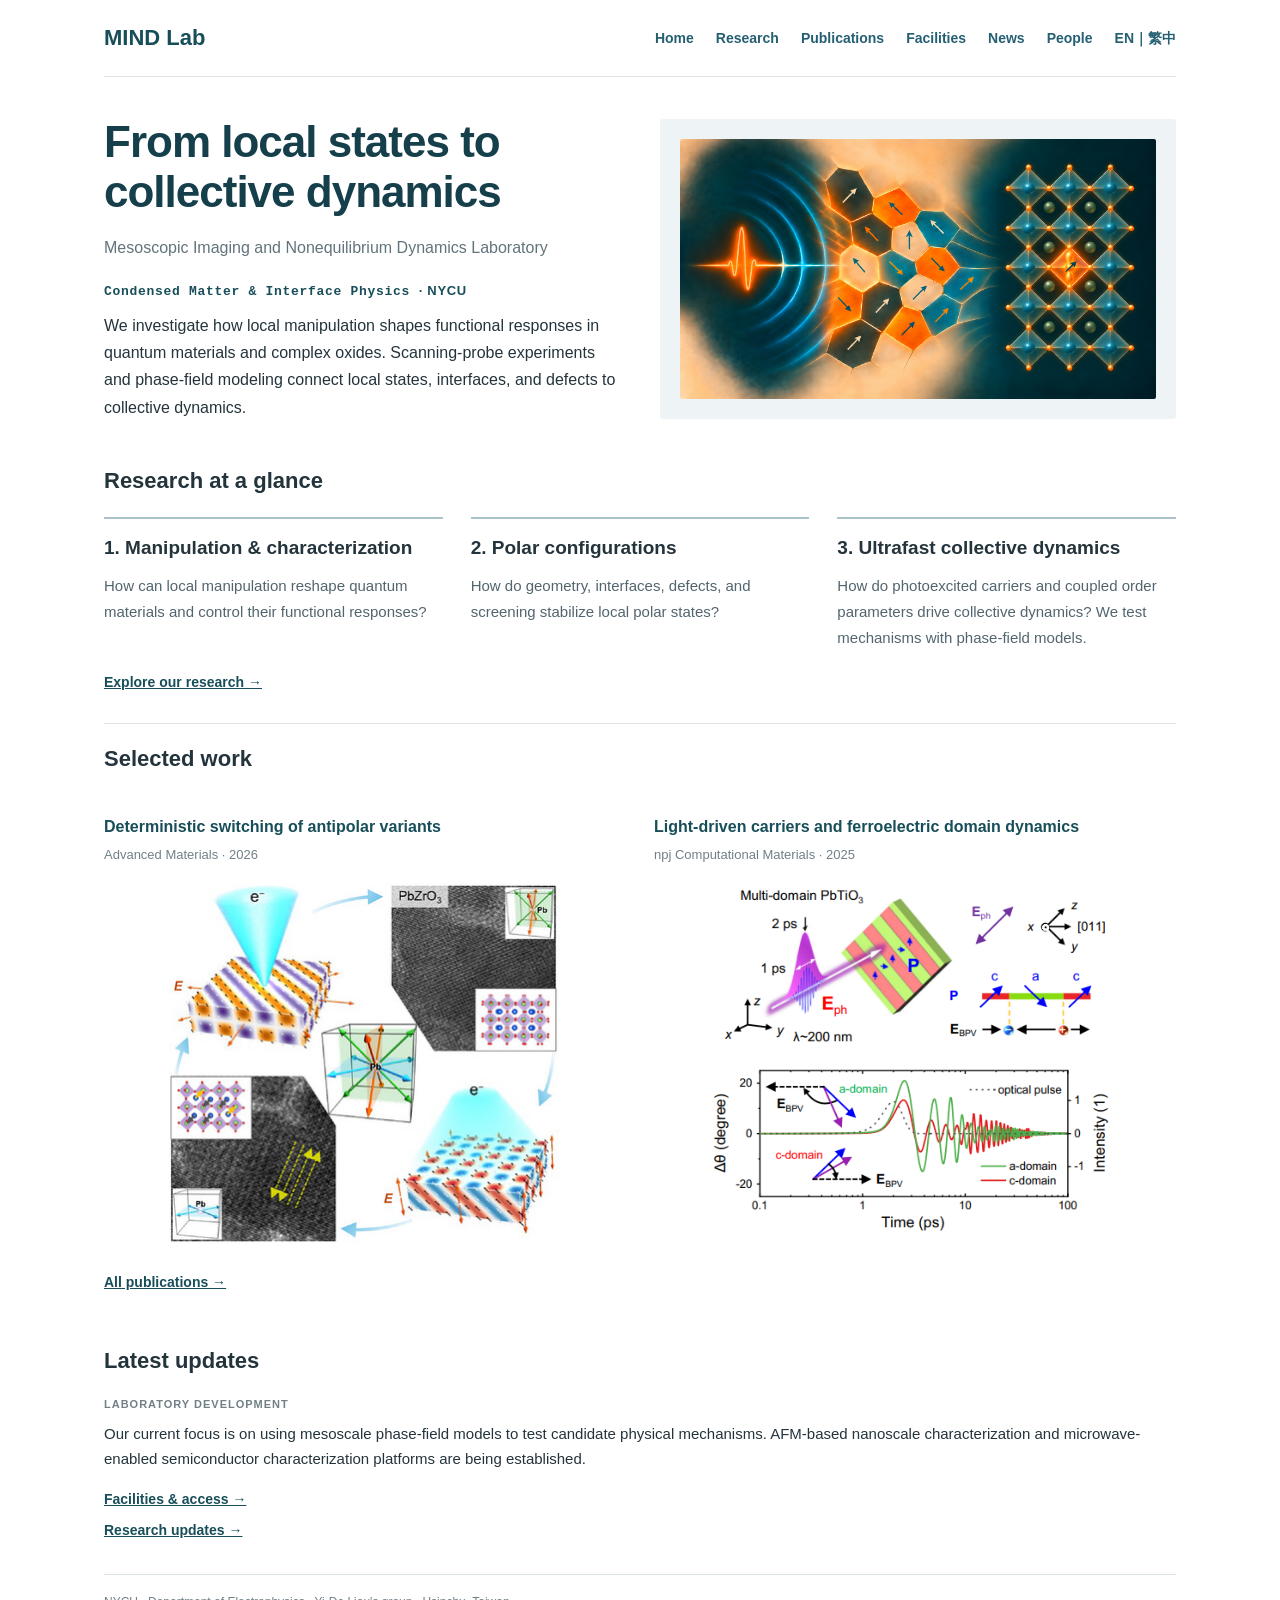
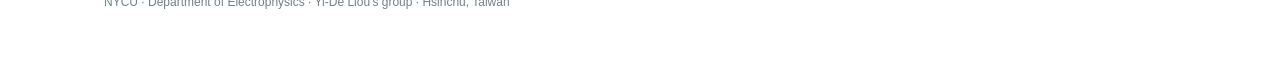
<file: index.html>
<!DOCTYPE html><html lang="en" data-ws-project="c8e0a126-163a-4d22-aa11-d516b1c1ab9a" data-ws-version="651" data-ws-last-published="2026-11-17T12:24:18.600Z"><head><link rel="stylesheet" type="text/css" href="/assets/static/app_generated_index-6937cd5a.Dw6pdKZA.css"><meta charSet="UTF-8"/><meta name="viewport" content="width=device-width,initial-scale=1"/><meta property="og:url" content="https://yideliou-collab.github.io/"/><meta property="og:title" content="MIND Lab | Mesoscopic Imaging and Nonequilibrium Dynamics"/><meta property="og:type" content="website"/><meta name="description" content="From local states to collective dynamics. We investigate how local manipulation shapes functional responses in quantum materials and complex oxides."/><meta property="og:description" content="From local states to collective dynamics. We investigate how local manipulation shapes functional responses in quantum materials and complex oxides."/><meta property="og:image" content="https://yideliou-collab.github.io/assets/hero-excitation-domains-polaron-v8_xYxC9OyooycFCMqxSVuaO.png"/><meta property="twitter:card" content="summary_large_image"/><title>MIND Lab | Mesoscopic Imaging and Nonequilibrium Dynamics</title></head><body class="w-element c1nkpzbt c15g4lht c10k6m9l c1oz6toz cfqyz3f ck6hsc4 c1c2vlss c1obfwar cjo61un cyhn743 c1w4n21j c196nugc cgx13iu c1lqsfhd cqpq8ei crn6k3o"><div style="display:contents"><div style="display:contents"><div class="w-element c1b3g56h clz0l34 c1cd2ch2 cgoimf c1q8wq1k c1bqcqkq c182ulva cup9ccp cg2h93l crn6k3o c1tndjim c171qmim c1aihjsv"><a aria-current="page" class="w-element c2y9dsc c1a9btox c3fdttl c1dq84f0 cuuvrox ciquy6s c10k6m9l c1gcxp9c c11da55r active" href="/">MIND Lab</a><a aria-current="page" class="w-element c1lwc55g c1m1s0nh c1dq84f0 cuuvrox ciquy6s cnhy4my c182ulva c15ikd85 cg2h93l c1gcxp9c c11da55r active" href="/">Home</a><a class="w-element c1lwc55g c1m1s0nh c1dq84f0 cuuvrox ciquy6s cnhy4my c182ulva c15ikd85 cg2h93l c1gcxp9c c11da55r" href="/research">Research</a><a class="w-element c1lwc55g c1m1s0nh c1dq84f0 cuuvrox ciquy6s cnhy4my c182ulva c15ikd85 cg2h93l c1gcxp9c c11da55r" href="/publications">Publications</a><a class="w-element c1lwc55g c1m1s0nh c1dq84f0 cuuvrox ciquy6s cnhy4my c182ulva c15ikd85 cg2h93l c1gcxp9c c11da55r" href="/methods">Facilities</a><a class="w-element c1lwc55g c1m1s0nh c1dq84f0 cuuvrox ciquy6s cnhy4my c182ulva c15ikd85 cg2h93l c1gcxp9c c11da55r" href="/news">News</a><a class="w-element c1lwc55g c1m1s0nh c1dq84f0 cuuvrox ciquy6s cnhy4my c182ulva c15ikd85 cg2h93l c1gcxp9c c11da55r" href="/people">People</a><a class="w-element c1lwc55g c1m1s0nh c1dq84f0 cuuvrox ciquy6s cnhy4my c182ulva c15ikd85 cg2h93l c1gcxp9c c11da55r ca37whd" href="/zh">EN｜繁中</a></div></div></div><div class="w-element ccfk0sf cxyjzew c140o0jw c1q8wq1k c1hz6cwe c182ulva c14y6kv6 cg2h93l cxyyk9l"><div class="w-element c1chq6pe ciuk7wl c136p9fy c10bke2q"><h1 class="w-element ctrb2hm c198wycj c1axzou8 c171qmim c15g4lht c17stav c173lvgs crlc73f cf2qjc7">From local states to collective dynamics</h1><p class="w-element cgx13iu c67db5f c1by56j3 c15g4lht c17stav c10i0qlu crlc73f">Mesoscopic Imaging and Nonequilibrium Dynamics Laboratory</p><p class="w-element ctflqms c171qmim c1dcqrkq c15g4lht c17stav c1the254 crlc73f c3fdttl"><b class="w-element"><code class="w-element">Condensed Matter &amp; Interface Physics</code></b> <!-- --> · NYCU</p><p class="w-element cgx13iu cyw41ru c1m7rufh c1bebcon">We investigate how local manipulation shapes functional responses in quantum materials and complex oxides. Scanning-probe experiments and phase-field modeling connect local states, interfaces, and defects to collective dynamics.</p></div><div class="w-element c1chq6pe ciuk7wl cqdtoa5 c10bke2q c1vw1f2t c88ye82 c105qrrp c192jqtf c11casgr c1ob56aw"><img class="w-image c16yrg8n c1w4n21j cygp4h6 c14wpqtv cx1bge7 c1d4zmtr c1vr3lv9 cohd42r" alt="Conceptual illustration of an optical pulse, polar domains, and a projected perovskite lattice with a local polaron, orbital and spin cues; not experimental data." width="1670" height="942" sizes="100vw" srcSet="/assets/hero-excitation-domains-polaron-v8_xYxC9OyooycFCMqxSVuaO.png 16w, /assets/hero-excitation-domains-polaron-v8_xYxC9OyooycFCMqxSVuaO.png 32w, /assets/hero-excitation-domains-polaron-v8_xYxC9OyooycFCMqxSVuaO.png 48w, /assets/hero-excitation-domains-polaron-v8_xYxC9OyooycFCMqxSVuaO.png 64w, /assets/hero-excitation-domains-polaron-v8_xYxC9OyooycFCMqxSVuaO.png 96w, /assets/hero-excitation-domains-polaron-v8_xYxC9OyooycFCMqxSVuaO.png 128w, /assets/hero-excitation-domains-polaron-v8_xYxC9OyooycFCMqxSVuaO.png 256w, /assets/hero-excitation-domains-polaron-v8_xYxC9OyooycFCMqxSVuaO.png 384w, /assets/hero-excitation-domains-polaron-v8_xYxC9OyooycFCMqxSVuaO.png 640w, /assets/hero-excitation-domains-polaron-v8_xYxC9OyooycFCMqxSVuaO.png 750w, /assets/hero-excitation-domains-polaron-v8_xYxC9OyooycFCMqxSVuaO.png 828w, /assets/hero-excitation-domains-polaron-v8_xYxC9OyooycFCMqxSVuaO.png 1080w, /assets/hero-excitation-domains-polaron-v8_xYxC9OyooycFCMqxSVuaO.png 1200w, /assets/hero-excitation-domains-polaron-v8_xYxC9OyooycFCMqxSVuaO.png 1920w, /assets/hero-excitation-domains-polaron-v8_xYxC9OyooycFCMqxSVuaO.png 2048w, /assets/hero-excitation-domains-polaron-v8_xYxC9OyooycFCMqxSVuaO.png 3840w" src="/assets/hero-excitation-domains-polaron-v8_xYxC9OyooycFCMqxSVuaO.png" decoding="async" loading="lazy"/></div></div><h2 class="w-element c2y9dsc c171qmim c1mwk7k2 c17stav c173lvgs crlc73f">Research at a glance</h2><div class="w-element ccfk0sf c1n0oe5l c1fqnp6q chrhvt9"><div class="w-element cktejt0 c182ulva cf6fbeh cg2h93l c6v7inb"><h3 class="w-element c1ozkyta c171qmim cnlyjlv c15g4lht c17stav c14z9gk9 crlc73f">1. Manipulation &amp; characterization</h3><p class="w-element cbiqnaf cknhcsj c1gnd6j4 c1bebcon">How can local manipulation reshape quantum materials and control their functional responses?</p></div><div class="w-element cktejt0 c182ulva cf6fbeh cg2h93l c6v7inb"><h3 class="w-element c1ozkyta c171qmim cnlyjlv c15g4lht c17stav c14z9gk9 crlc73f">2. Polar configurations</h3><p class="w-element cbiqnaf cknhcsj c1gnd6j4 c1bebcon">How do geometry, interfaces, defects, and screening stabilize local polar states?</p></div><div class="w-element cktejt0 c182ulva cf6fbeh cg2h93l c6v7inb"><h3 class="w-element c1ozkyta c171qmim cnlyjlv c15g4lht c17stav c14z9gk9 crlc73f">3. Ultrafast collective dynamics</h3><p class="w-element cbiqnaf cknhcsj c1gnd6j4 c1bebcon">How do photoexcited carriers and coupled order parameters drive collective dynamics? We test mechanisms with phase-field models.</p></div></div><a class="w-element c1lwc55g c14cuqc4 c17stav ce9veb4 crlc73f c3fdttl c1tndjim c171qmim" href="/research">Explore our research →</a><div class="w-element c16yrg8n cu4v9fd cxyjzew c140o0jw cnlg16i c182ulva c10hhswe cg2h93l cemyfeo"><div class="w-element c10bke2q c6g4bbc ccfk0sf cqff7me c1bx2yox c1qnj6qf chrhvt9 c1fqnp6q cdrhhgm"><h2 class="w-element c2y9dsc c171qmim c15g4lht c17stav c1h6t39p crlc73f cebabxr c3mouiw c4ie2rg">Selected work</h2><div class="w-element"><a href="https://doi.org/10.1002/adma.202519717" class="w-element c16yrg8n cgx13iu c171qmim c3fdttl c1dq84f0 cuuvrox ciquy6s">Deterministic switching of antipolar variants</a><p class="w-element ctflqms czhv403 c4d5vn4 c17stav c173lvgs crlc73f">Advanced Materials · 2026</p><img class="w-image cy9kvl4 c1w4n21j ck3z9et c17mn8oe" alt="" width="394" height="361" sizes="100vw" srcSet="/assets/adma71439-gra-0001-m_UnYCwhIrJWYM9ax9vzMTb.jpg 16w, /assets/adma71439-gra-0001-m_UnYCwhIrJWYM9ax9vzMTb.jpg 32w, /assets/adma71439-gra-0001-m_UnYCwhIrJWYM9ax9vzMTb.jpg 48w, /assets/adma71439-gra-0001-m_UnYCwhIrJWYM9ax9vzMTb.jpg 64w, /assets/adma71439-gra-0001-m_UnYCwhIrJWYM9ax9vzMTb.jpg 96w, /assets/adma71439-gra-0001-m_UnYCwhIrJWYM9ax9vzMTb.jpg 128w, /assets/adma71439-gra-0001-m_UnYCwhIrJWYM9ax9vzMTb.jpg 256w, /assets/adma71439-gra-0001-m_UnYCwhIrJWYM9ax9vzMTb.jpg 384w, /assets/adma71439-gra-0001-m_UnYCwhIrJWYM9ax9vzMTb.jpg 640w, /assets/adma71439-gra-0001-m_UnYCwhIrJWYM9ax9vzMTb.jpg 750w, /assets/adma71439-gra-0001-m_UnYCwhIrJWYM9ax9vzMTb.jpg 828w" src="/assets/adma71439-gra-0001-m_UnYCwhIrJWYM9ax9vzMTb.jpg" decoding="async" loading="lazy"/></div><div class="w-element c1nrqujn c19781wl"><a href="https://doi.org/10.1038/s41524-025-01556-y" class="w-element c16yrg8n cgx13iu c171qmim c3fdttl c1dq84f0 cuuvrox ciquy6s">Light-driven carriers and ferroelectric domain dynamics</a><p class="w-element ctflqms czhv403 c4d5vn4 c17stav c1h6t39p crlc73f">npj Computational Materials · 2025</p><img class="w-image c1w4n21j cy9kvl4 ck3z9et c17mn8oe" alt="" width="482" height="420" sizes="100vw" srcSet="/assets/未命名_M-Dhfn6c440DBs8FZZ40w.png 16w, /assets/未命名_M-Dhfn6c440DBs8FZZ40w.png 32w, /assets/未命名_M-Dhfn6c440DBs8FZZ40w.png 48w, /assets/未命名_M-Dhfn6c440DBs8FZZ40w.png 64w, /assets/未命名_M-Dhfn6c440DBs8FZZ40w.png 96w, /assets/未命名_M-Dhfn6c440DBs8FZZ40w.png 128w, /assets/未命名_M-Dhfn6c440DBs8FZZ40w.png 256w, /assets/未命名_M-Dhfn6c440DBs8FZZ40w.png 384w, /assets/未命名_M-Dhfn6c440DBs8FZZ40w.png 640w, /assets/未命名_M-Dhfn6c440DBs8FZZ40w.png 750w, /assets/未命名_M-Dhfn6c440DBs8FZZ40w.png 828w, /assets/未命名_M-Dhfn6c440DBs8FZZ40w.png 1080w" src="/assets/未命名_M-Dhfn6c440DBs8FZZ40w.png" decoding="async" loading="lazy"/></div><a class="w-element c1lwc55g c3fdttl c1tndjim c171qmim cebabxr c3mouiw" href="/publications">All publications →</a></div><div class="w-element c10bke2q c1v0vbu2"><h2 class="w-element c2y9dsc c171qmim c15g4lht c17stav c1h6t39p crlc73f">Latest updates</h2><p class="w-element c1j2ltxy c7o7jbq c171qmim czhv403 c15g4lht c17stav c1c30uv crlc73f">LABORATORY DEVELOPMENT</p><p class="w-element cbiqnaf cyw41ru c15g4lht c17stav c1h6t39p crlc73f">Our current focus is on using mesoscale phase-field models to test candidate physical mechanisms. AFM-based nanoscale characterization and microwave-enabled semiconductor characterization platforms are being established.</p><a class="w-element c16yrg8n c3fdttl c1tndjim c171qmim c15g4lht c17stav c1c30uv crlc73f" href="/methods">Facilities &amp; access →</a><a class="w-element c16yrg8n c3fdttl c1tndjim c171qmim" href="/news">Research updates →</a></div></div><p class="w-element c1k78frf czhv403 c1dcjkx0 c1xdccz4 c182ulva cf6fbeh cg2h93l c17stav c1oz6toz crlc73f cemyfeo">NYCU · Department of Electrophysics · Yi-De Liou&#x27;s group · Hsinchu, Taiwan</p><script id="vike_pageContext" type="application/json">{"pageId":"\/pages\/index","routeParams":{},"data":{"url":"https:\/\/url\/","system":{"params":{},"search":{},"origin":"https:\/\/url","pathname":"\/"},"resources":{},"pageMeta":{"title":"MIND Lab | Mesoscopic Imaging and Nonequilibrium Dynamics","description":"From local states to collective dynamics. We investigate how local manipulation shapes functional responses in quantum materials and complex oxides.","excludePageFromSearch":"!undefined","language":"!undefined","socialImageAssetName":"hero-excitation-domains-polaron-v8_xYxC9OyooycFCMqxSVuaO.png","socialImageUrl":"!undefined","status":"!undefined","redirect":"!undefined","content":"!undefined","custom":[]}}}</script><script id="vike_globalContext" type="application/json">{}</script><script src="/assets/entries/entry-server-routing.CaqgKOhI.js" type="module" async></script><link rel="modulepreload" href="/assets/entries/pages_index.D4NpwVvq.js" as="script" type="text/javascript"><link rel="modulepreload" href="/assets/chunks/chunk-DzocO-KL.js" as="script" type="text/javascript"><link rel="modulepreload" href="/assets/chunks/chunk-DbGg-k5T.js" as="script" type="text/javascript"></body></html>
</file>
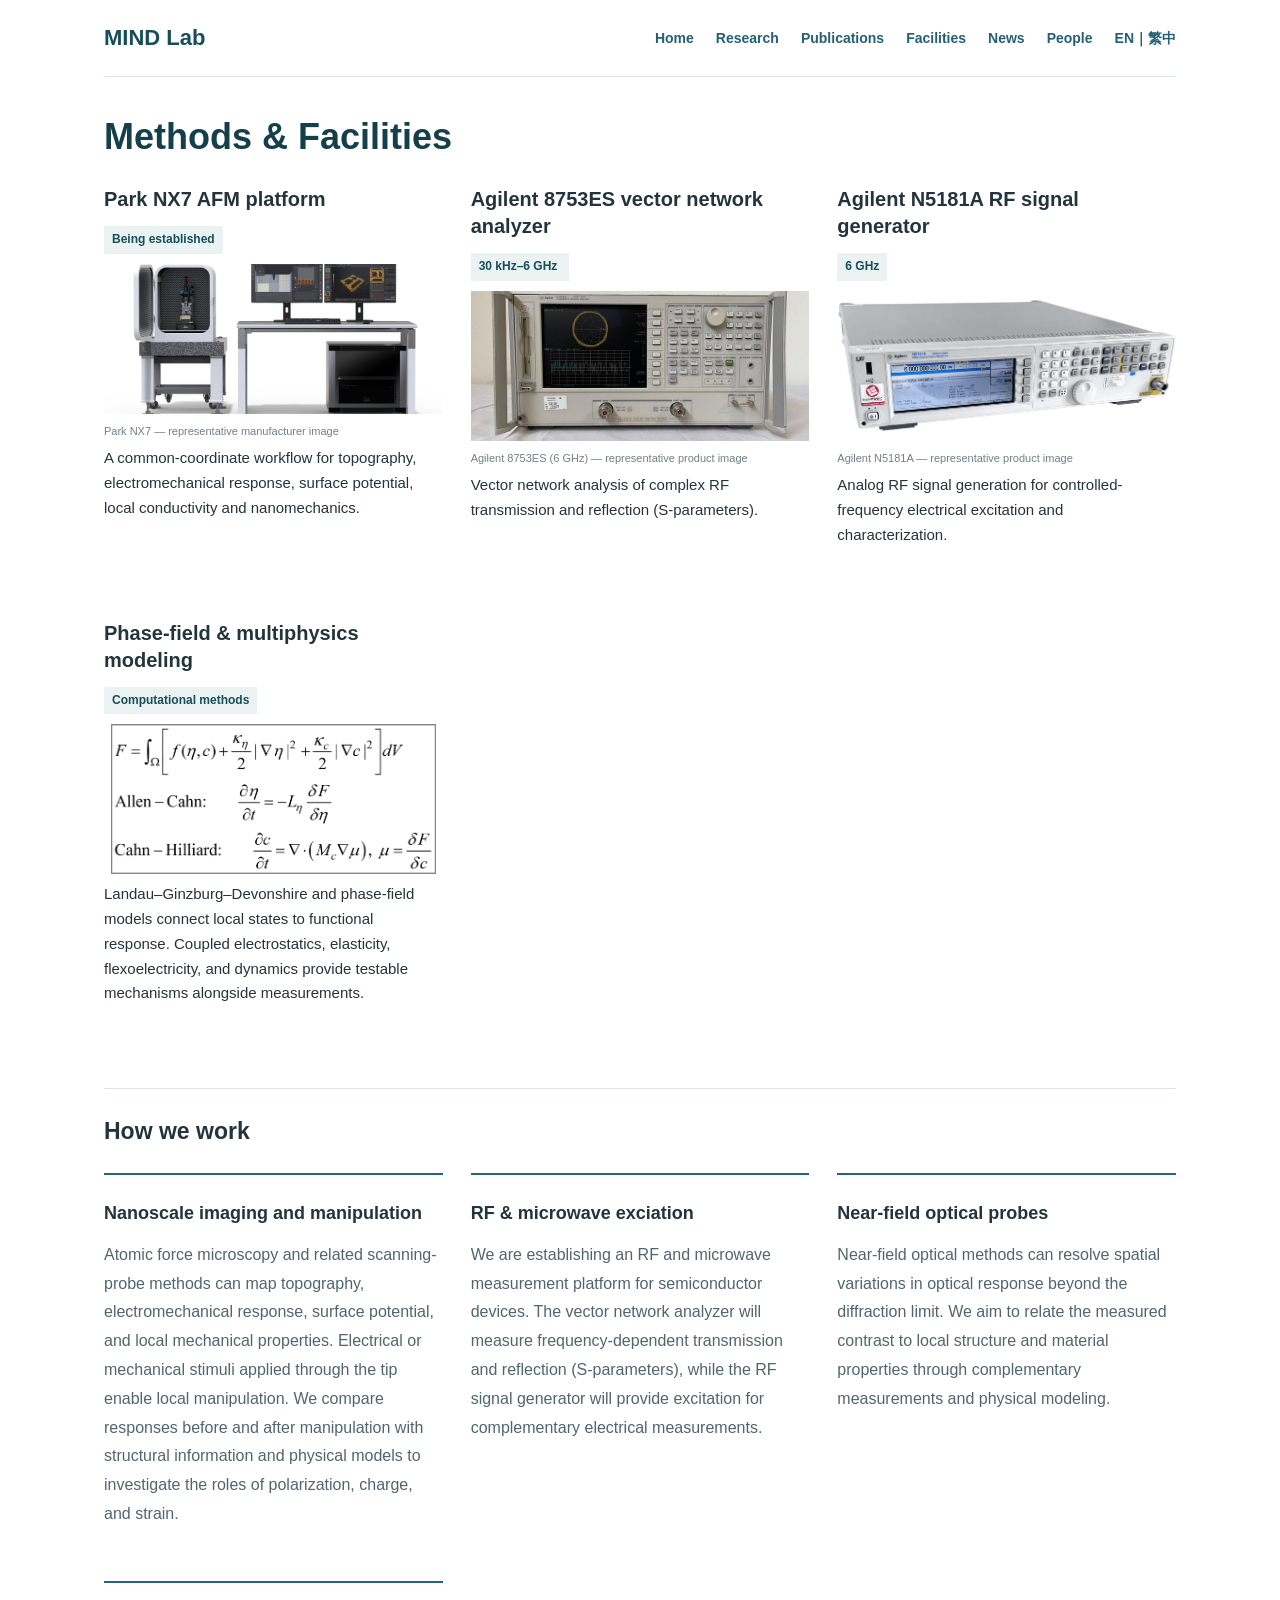
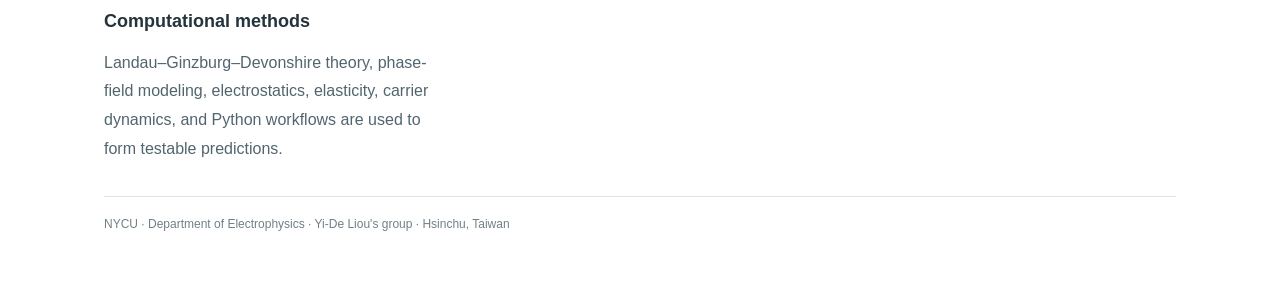
<file: methods/index.html>
<!DOCTYPE html><html lang="en" data-ws-project="c8e0a126-163a-4d22-aa11-d516b1c1ab9a" data-ws-version="651" data-ws-last-published="2026-11-17T12:24:18.600Z"><head><link rel="stylesheet" type="text/css" href="/assets/static/app_generated_index-6937cd5a.Dw6pdKZA.css"><meta charSet="UTF-8"/><meta name="viewport" content="width=device-width,initial-scale=1"/><meta property="og:url" content="https://yideliou-collab.github.io/methods/"/><meta property="og:title" content="Facilities | MIND Lab"/><meta property="og:type" content="website"/><meta name="robots" content="noindex, nofollow"/><meta property="twitter:card" content="summary_large_image"/><title>Facilities | MIND Lab</title></head><body class="w-element c1nkpzbt c15g4lht c10k6m9l c1oz6toz cfqyz3f ck6hsc4 c1c2vlss c1obfwar cjo61un cyhn743 c1w4n21j c196nugc cgx13iu c1lqsfhd cqpq8ei crn6k3o"><div style="display:contents"><div style="display:contents"><div class="w-element c1b3g56h clz0l34 c1cd2ch2 cgoimf c1q8wq1k c1bqcqkq c182ulva cup9ccp cg2h93l crn6k3o c1tndjim c171qmim c1aihjsv"><a class="w-element c2y9dsc c1a9btox c3fdttl c1dq84f0 cuuvrox ciquy6s c10k6m9l c1gcxp9c c11da55r" href="/">MIND Lab</a><a class="w-element c1lwc55g c1m1s0nh c1dq84f0 cuuvrox ciquy6s cnhy4my c182ulva c15ikd85 cg2h93l c1gcxp9c c11da55r" href="/">Home</a><a class="w-element c1lwc55g c1m1s0nh c1dq84f0 cuuvrox ciquy6s cnhy4my c182ulva c15ikd85 cg2h93l c1gcxp9c c11da55r" href="/research">Research</a><a class="w-element c1lwc55g c1m1s0nh c1dq84f0 cuuvrox ciquy6s cnhy4my c182ulva c15ikd85 cg2h93l c1gcxp9c c11da55r" href="/publications">Publications</a><a aria-current="page" class="w-element c1lwc55g c1m1s0nh c1dq84f0 cuuvrox ciquy6s cnhy4my c182ulva c15ikd85 cg2h93l c1gcxp9c c11da55r active" href="/methods">Facilities</a><a class="w-element c1lwc55g c1m1s0nh c1dq84f0 cuuvrox ciquy6s cnhy4my c182ulva c15ikd85 cg2h93l c1gcxp9c c11da55r" href="/news">News</a><a class="w-element c1lwc55g c1m1s0nh c1dq84f0 cuuvrox ciquy6s cnhy4my c182ulva c15ikd85 cg2h93l c1gcxp9c c11da55r" href="/people">People</a><a class="w-element c1lwc55g c1m1s0nh c1dq84f0 cuuvrox ciquy6s cnhy4my c182ulva c15ikd85 cg2h93l c1gcxp9c c11da55r ca37whd" href="/zh">EN｜繁中</a></div></div></div><h1 class="w-element c8l51dr ck1wj3c c171qmim c1aimh8j c17stav c1cfbki4 crlc73f cf2qjc7">Methods &amp; Facilities</h1><div class="w-element crn6k3o ck6hsc4 c182ulva c1vhip6m cg2h93l cwvkmmb"><div class="w-element ccfk0sf c1mpshza c1fqnp6q chrhvt9"><div class="w-element c10bke2q ck6hsc4 c182ulva c149o4jw cg2h93l"><h3 class="w-element c5t5udt c171qmim cnlyjlv c1mwk7k2 c17stav c14z9gk9 crlc73f">Park NX7 AFM platform</h3><p class="w-element c1k78frf c10jlqkv c15g4lht c17stav c1the254 crlc73f c1lwc55g c3fdttl c1vv63bs c171qmim cnhy4my c1ltn3pt c15ikd85 c1sqnkcp">Being established</p><img class="w-image c16yrg8n c1w4n21j cyfhw5m cohd42r c15g4lht c17stav c1c30uv crlc73f" alt="Park Systems NX7 atomic force microscope; manufacturer reference image, not a photograph of the laboratory instrument." width="960" height="540" sizes="100vw" srcSet="/assets/park-nx7-official_l0O9DXM20WQrCTEpW_QOI.jpg 16w, /assets/park-nx7-official_l0O9DXM20WQrCTEpW_QOI.jpg 32w, /assets/park-nx7-official_l0O9DXM20WQrCTEpW_QOI.jpg 48w, /assets/park-nx7-official_l0O9DXM20WQrCTEpW_QOI.jpg 64w, /assets/park-nx7-official_l0O9DXM20WQrCTEpW_QOI.jpg 96w, /assets/park-nx7-official_l0O9DXM20WQrCTEpW_QOI.jpg 128w, /assets/park-nx7-official_l0O9DXM20WQrCTEpW_QOI.jpg 256w, /assets/park-nx7-official_l0O9DXM20WQrCTEpW_QOI.jpg 384w, /assets/park-nx7-official_l0O9DXM20WQrCTEpW_QOI.jpg 640w, /assets/park-nx7-official_l0O9DXM20WQrCTEpW_QOI.jpg 750w, /assets/park-nx7-official_l0O9DXM20WQrCTEpW_QOI.jpg 828w, /assets/park-nx7-official_l0O9DXM20WQrCTEpW_QOI.jpg 1080w, /assets/park-nx7-official_l0O9DXM20WQrCTEpW_QOI.jpg 1200w, /assets/park-nx7-official_l0O9DXM20WQrCTEpW_QOI.jpg 1920w" src="/assets/park-nx7-official_l0O9DXM20WQrCTEpW_QOI.jpg" decoding="async" loading="lazy"/><p class="w-element c1j2ltxy czhv403 c1bebcon">Park NX7 — representative manufacturer image</p><p class="w-element cbiqnaf c1lqsfhd cjyjcem c17stav c14z9gk9 crlc73f">A common-coordinate workflow for topography, electromechanical response, surface potential, local conductivity and nanomechanics.</p></div><div class="w-element c10bke2q ck6hsc4 c182ulva c149o4jw cg2h93l"><h3 class="w-element c5t5udt c171qmim cnlyjlv c1mwk7k2 c17stav c14z9gk9 crlc73f">Agilent 8753ES vector network analyzer</h3><p class="w-element c1k78frf c10jlqkv c15g4lht c17stav c1the254 crlc73f c1lwc55g c3fdttl c1vv63bs c171qmim cnhy4my c1ltn3pt c15ikd85">30 kHz–6 GHz </p><img class="w-image c16yrg8n c1w4n21j cyfhw5m cohd42r c15g4lht c17stav c1c30uv crlc73f" alt="Agilent 8753ES S-parameter network analyzer with 6 GHz Option 006; representative product image from Bridge Tronic, not the laboratory unit." width="800" height="600" sizes="100vw" srcSet="/assets/agilent-8753es-6ghz-reference_K-c-x_hyTY9TzoVY0APRJ.jpg 16w, /assets/agilent-8753es-6ghz-reference_K-c-x_hyTY9TzoVY0APRJ.jpg 32w, /assets/agilent-8753es-6ghz-reference_K-c-x_hyTY9TzoVY0APRJ.jpg 48w, /assets/agilent-8753es-6ghz-reference_K-c-x_hyTY9TzoVY0APRJ.jpg 64w, /assets/agilent-8753es-6ghz-reference_K-c-x_hyTY9TzoVY0APRJ.jpg 96w, /assets/agilent-8753es-6ghz-reference_K-c-x_hyTY9TzoVY0APRJ.jpg 128w, /assets/agilent-8753es-6ghz-reference_K-c-x_hyTY9TzoVY0APRJ.jpg 256w, /assets/agilent-8753es-6ghz-reference_K-c-x_hyTY9TzoVY0APRJ.jpg 384w, /assets/agilent-8753es-6ghz-reference_K-c-x_hyTY9TzoVY0APRJ.jpg 640w, /assets/agilent-8753es-6ghz-reference_K-c-x_hyTY9TzoVY0APRJ.jpg 750w, /assets/agilent-8753es-6ghz-reference_K-c-x_hyTY9TzoVY0APRJ.jpg 828w, /assets/agilent-8753es-6ghz-reference_K-c-x_hyTY9TzoVY0APRJ.jpg 1080w, /assets/agilent-8753es-6ghz-reference_K-c-x_hyTY9TzoVY0APRJ.jpg 1200w, /assets/agilent-8753es-6ghz-reference_K-c-x_hyTY9TzoVY0APRJ.jpg 1920w" src="/assets/agilent-8753es-6ghz-reference_K-c-x_hyTY9TzoVY0APRJ.jpg" decoding="async" loading="lazy"/><p class="w-element c1j2ltxy czhv403 c1bebcon">Agilent 8753ES (6 GHz) — representative product image</p><p class="w-element cbiqnaf c1lqsfhd cjyjcem c17stav c14z9gk9 crlc73f">Vector network analysis of complex RF transmission and reflection (S-parameters).</p></div><div class="w-element c10bke2q ck6hsc4 c182ulva c149o4jw cg2h93l"><h3 class="w-element c5t5udt c171qmim cnlyjlv c1mwk7k2 c17stav c14z9gk9 crlc73f">Agilent N5181A RF signal generator</h3><p class="w-element c1k78frf c10jlqkv c15g4lht c17stav c1the254 crlc73f c1lwc55g c3fdttl c1vv63bs c171qmim cnhy4my c1ltn3pt c15ikd85">6 GHz</p><img class="w-image c16yrg8n c1w4n21j cyfhw5m cciw65o c15g4lht c17stav c1c30uv crlc73f" alt="Agilent N5181A MXG RF analog signal generator; representative product image from Leasametric, not the laboratory unit." width="1390" height="557" sizes="100vw" srcSet="/assets/agilent-n5181a-reference_XZVbNrkFbppfUWnLR_6p6.png 16w, /assets/agilent-n5181a-reference_XZVbNrkFbppfUWnLR_6p6.png 32w, /assets/agilent-n5181a-reference_XZVbNrkFbppfUWnLR_6p6.png 48w, /assets/agilent-n5181a-reference_XZVbNrkFbppfUWnLR_6p6.png 64w, /assets/agilent-n5181a-reference_XZVbNrkFbppfUWnLR_6p6.png 96w, /assets/agilent-n5181a-reference_XZVbNrkFbppfUWnLR_6p6.png 128w, /assets/agilent-n5181a-reference_XZVbNrkFbppfUWnLR_6p6.png 256w, /assets/agilent-n5181a-reference_XZVbNrkFbppfUWnLR_6p6.png 384w, /assets/agilent-n5181a-reference_XZVbNrkFbppfUWnLR_6p6.png 640w, /assets/agilent-n5181a-reference_XZVbNrkFbppfUWnLR_6p6.png 750w, /assets/agilent-n5181a-reference_XZVbNrkFbppfUWnLR_6p6.png 828w, /assets/agilent-n5181a-reference_XZVbNrkFbppfUWnLR_6p6.png 1080w, /assets/agilent-n5181a-reference_XZVbNrkFbppfUWnLR_6p6.png 1200w, /assets/agilent-n5181a-reference_XZVbNrkFbppfUWnLR_6p6.png 1920w, /assets/agilent-n5181a-reference_XZVbNrkFbppfUWnLR_6p6.png 2048w, /assets/agilent-n5181a-reference_XZVbNrkFbppfUWnLR_6p6.png 3840w" src="/assets/agilent-n5181a-reference_XZVbNrkFbppfUWnLR_6p6.png" decoding="async" loading="lazy"/><p class="w-element c1j2ltxy czhv403 c1bebcon">Agilent N5181A — representative product image</p><p class="w-element cbiqnaf c1lqsfhd cjyjcem c17stav c14z9gk9 crlc73f">Analog RF signal generation for controlled-frequency electrical excitation and characterization.</p></div><div class="w-element c10bke2q ck6hsc4 c182ulva c149o4jw cg2h93l"><h3 class="w-element c5t5udt c171qmim cnlyjlv c1mwk7k2 c17stav c14z9gk9 crlc73f">Phase-field &amp; multiphysics modeling</h3><p class="w-element c1k78frf c10jlqkv c15g4lht c17stav c1the254 crlc73f c1lwc55g c3fdttl c1vv63bs c171qmim cnhy4my c1ltn3pt c15ikd85">Computational methods</p><img class="w-image c16yrg8n c1w4n21j cyfhw5m cciw65o c15g4lht c17stav c1c30uv crlc73f" alt="" width="2759" height="1273" sizes="100vw" srcSet="/assets/圖片1_uBombUX3EpCfEDe-kL7hx.png 16w, /assets/圖片1_uBombUX3EpCfEDe-kL7hx.png 32w, /assets/圖片1_uBombUX3EpCfEDe-kL7hx.png 48w, /assets/圖片1_uBombUX3EpCfEDe-kL7hx.png 64w, /assets/圖片1_uBombUX3EpCfEDe-kL7hx.png 96w, /assets/圖片1_uBombUX3EpCfEDe-kL7hx.png 128w, /assets/圖片1_uBombUX3EpCfEDe-kL7hx.png 256w, /assets/圖片1_uBombUX3EpCfEDe-kL7hx.png 384w, /assets/圖片1_uBombUX3EpCfEDe-kL7hx.png 640w, /assets/圖片1_uBombUX3EpCfEDe-kL7hx.png 750w, /assets/圖片1_uBombUX3EpCfEDe-kL7hx.png 828w, /assets/圖片1_uBombUX3EpCfEDe-kL7hx.png 1080w, /assets/圖片1_uBombUX3EpCfEDe-kL7hx.png 1200w, /assets/圖片1_uBombUX3EpCfEDe-kL7hx.png 1920w, /assets/圖片1_uBombUX3EpCfEDe-kL7hx.png 2048w, /assets/圖片1_uBombUX3EpCfEDe-kL7hx.png 3840w" src="/assets/圖片1_uBombUX3EpCfEDe-kL7hx.png" decoding="async" loading="lazy"/><p class="w-element cbiqnaf c1lqsfhd cjyjcem c17stav c14z9gk9 crlc73f">Landau–Ginzburg–Devonshire and phase-field models connect local states to functional response. Coupled electrostatics, elasticity, flexoelectricity, and dynamics provide testable mechanisms alongside measurements.</p></div></div></div><h2 class="w-element cpt0335 c171qmim c1n7si5u c17stav cmk2tjm crlc73f cnlg16i cemyfeo">How we work</h2><div class="w-element ccfk0sf c1mpshza c1fqnp6q chrhvt9 c1bebcon"><div class="w-element cnlg16i c182ulva c10hhswe cg2h93l c10bke2q coyihl0"><h3 class="w-element c1mcrm6f c171qmim c15g4lht c17stav c14z9gk9 crlc73f">Nanoscale imaging and manipulation</h3><p class="w-element cgx13iu c14s01i6 c1gnd6j4 c1bebcon">Atomic force microscopy and related scanning-probe methods can map topography, electromechanical response, surface potential, and local mechanical properties. Electrical or mechanical stimuli applied through the tip enable local manipulation. We compare responses before and after manipulation with structural information and physical models to investigate the roles of polarization, charge, and strain.</p></div><div class="w-element cnlg16i c182ulva c10hhswe cg2h93l c10bke2q coyihl0"><h3 class="w-element c1mcrm6f c171qmim c15g4lht c17stav c14z9gk9 crlc73f">RF &amp; microwave exciation</h3><p class="w-element cgx13iu c14s01i6 c1gnd6j4 c1bebcon">We are establishing an RF and microwave measurement platform for semiconductor devices. The vector network analyzer will measure frequency-dependent transmission and reflection (S-parameters), while the RF signal generator will provide excitation for complementary electrical measurements.</p></div><div class="w-element cnlg16i c182ulva c10hhswe cg2h93l c10bke2q coyihl0"><h3 class="w-element c1mcrm6f c171qmim c15g4lht c17stav c14z9gk9 crlc73f">Near-field optical probes</h3><p class="w-element cgx13iu c14s01i6 c1gnd6j4 c1bebcon">Near-field optical methods can resolve spatial variations in optical response beyond the diffraction limit. We aim to relate the measured contrast to local structure and material properties through complementary measurements and physical modeling.</p></div><div class="w-element cnlg16i c182ulva c10hhswe cg2h93l c10bke2q coyihl0"><h3 class="w-element c1mcrm6f c171qmim c15g4lht c17stav c14z9gk9 crlc73f">Computational methods</h3><p class="w-element cgx13iu c14s01i6 c1gnd6j4 c1bebcon">Landau–Ginzburg–Devonshire theory, phase-field modeling, electrostatics, elasticity, carrier dynamics, and Python workflows are used to form testable predictions.</p></div></div><p class="w-element c1k78frf czhv403 c1dcjkx0 c1xdccz4 c182ulva cf6fbeh cg2h93l c17stav c1oz6toz crlc73f cemyfeo">NYCU · Department of Electrophysics · Yi-De Liou&#x27;s group · Hsinchu, Taiwan</p><script id="vike_pageContext" type="application/json">{"pageId":"\/pages\/methods","routeParams":{},"data":{"url":"https:\/\/url\/methods","system":{"params":{},"search":{},"origin":"https:\/\/url","pathname":"\/methods"},"resources":{},"pageMeta":{"title":"Facilities | MIND Lab","description":"","excludePageFromSearch":true,"language":"","socialImageAssetName":"!undefined","socialImageUrl":"","status":"!undefined","redirect":"","content":"","custom":[]}}}</script><script id="vike_globalContext" type="application/json">{}</script><script src="/assets/entries/entry-server-routing.CaqgKOhI.js" type="module" async></script><link rel="modulepreload" href="/assets/entries/pages_methods.C4v-AzZ2.js" as="script" type="text/javascript"><link rel="modulepreload" href="/assets/chunks/chunk-DzocO-KL.js" as="script" type="text/javascript"><link rel="modulepreload" href="/assets/chunks/chunk-DbGg-k5T.js" as="script" type="text/javascript"></body></html>
</file>
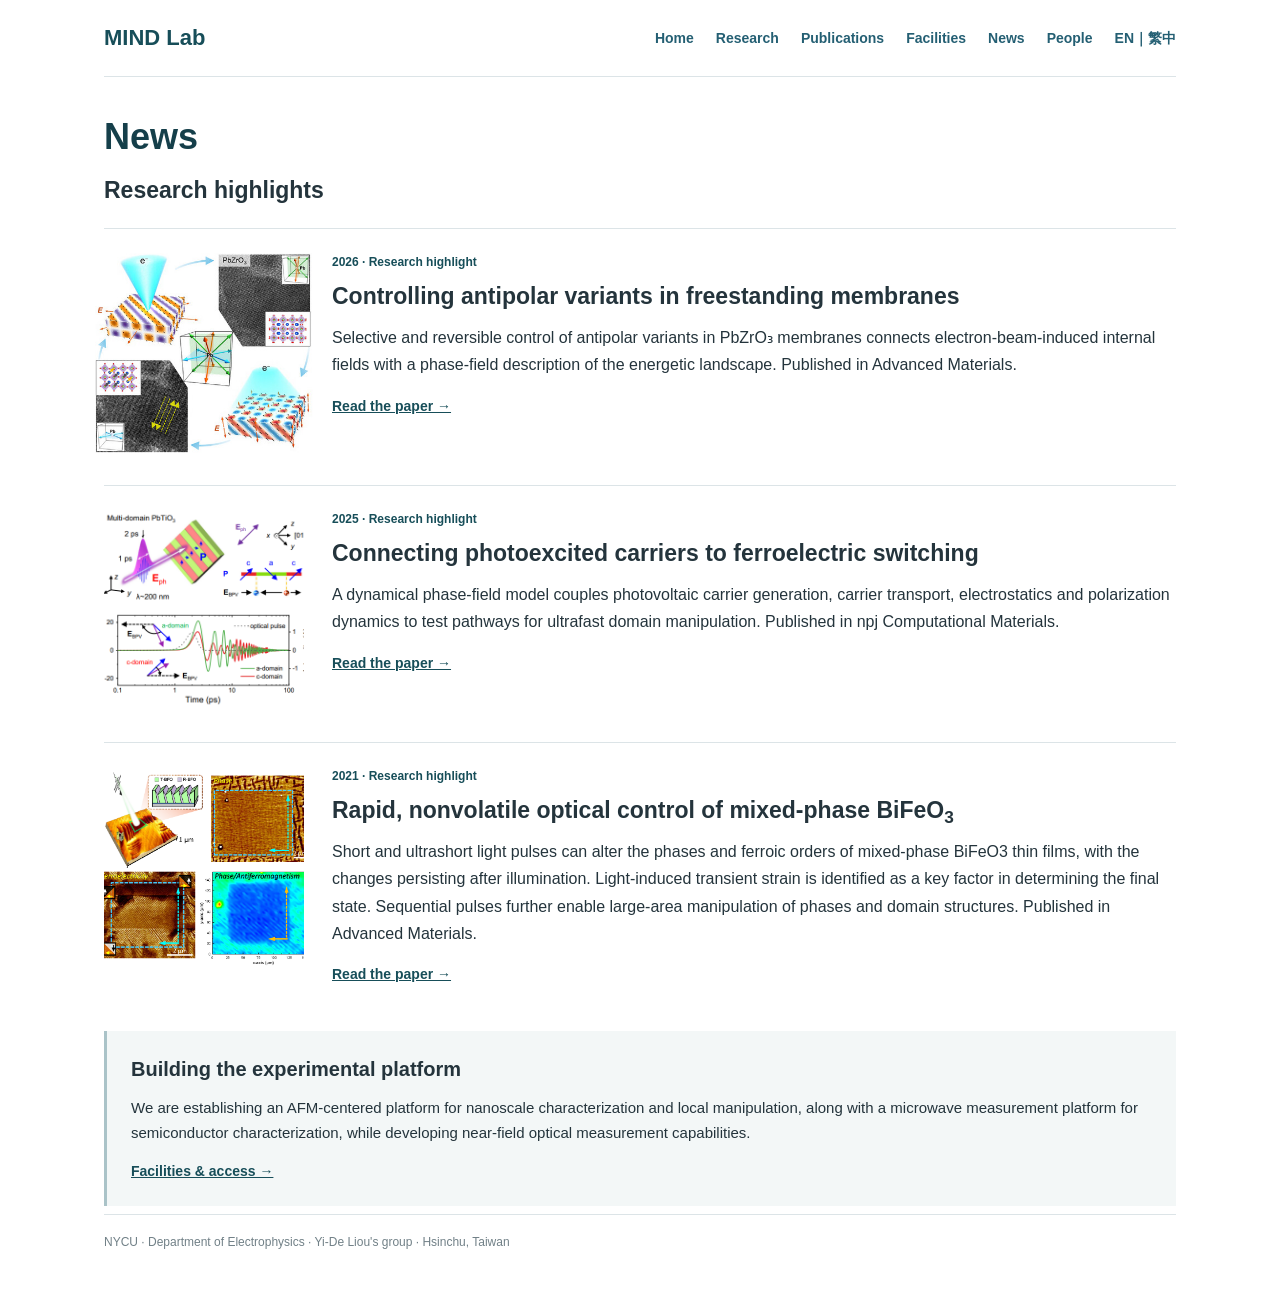
<file: news/index.html>
<!DOCTYPE html><html lang="en" data-ws-project="c8e0a126-163a-4d22-aa11-d516b1c1ab9a" data-ws-version="651" data-ws-last-published="2026-11-17T12:24:18.600Z"><head><link rel="stylesheet" type="text/css" href="/assets/static/app_generated_index-6937cd5a.Dw6pdKZA.css"><meta charSet="UTF-8"/><meta name="viewport" content="width=device-width,initial-scale=1"/><meta property="og:url" content="https://yideliou-collab.github.io/news/"/><meta property="og:title" content="News | MIND Lab"/><meta property="og:type" content="website"/><meta name="robots" content="noindex, nofollow"/><meta property="twitter:card" content="summary_large_image"/><title>News | MIND Lab</title></head><body class="w-element c1nkpzbt c15g4lht c10k6m9l c1oz6toz cfqyz3f ck6hsc4 c1c2vlss c1obfwar cjo61un cyhn743 c1w4n21j c196nugc cgx13iu c1lqsfhd cqpq8ei crn6k3o"><div style="display:contents"><div style="display:contents"><div class="w-element c1b3g56h clz0l34 c1cd2ch2 cgoimf c1q8wq1k c1bqcqkq c182ulva cup9ccp cg2h93l crn6k3o c1tndjim c171qmim c1aihjsv"><a class="w-element c2y9dsc c1a9btox c3fdttl c1dq84f0 cuuvrox ciquy6s c10k6m9l c1gcxp9c c11da55r" href="/">MIND Lab</a><a class="w-element c1lwc55g c1m1s0nh c1dq84f0 cuuvrox ciquy6s cnhy4my c182ulva c15ikd85 cg2h93l c1gcxp9c c11da55r" href="/">Home</a><a class="w-element c1lwc55g c1m1s0nh c1dq84f0 cuuvrox ciquy6s cnhy4my c182ulva c15ikd85 cg2h93l c1gcxp9c c11da55r" href="/research">Research</a><a class="w-element c1lwc55g c1m1s0nh c1dq84f0 cuuvrox ciquy6s cnhy4my c182ulva c15ikd85 cg2h93l c1gcxp9c c11da55r" href="/publications">Publications</a><a class="w-element c1lwc55g c1m1s0nh c1dq84f0 cuuvrox ciquy6s cnhy4my c182ulva c15ikd85 cg2h93l c1gcxp9c c11da55r" href="/methods">Facilities</a><a aria-current="page" class="w-element c1lwc55g c1m1s0nh c1dq84f0 cuuvrox ciquy6s cnhy4my c182ulva c15ikd85 cg2h93l c1gcxp9c c11da55r active" href="/news">News</a><a class="w-element c1lwc55g c1m1s0nh c1dq84f0 cuuvrox ciquy6s cnhy4my c182ulva c15ikd85 cg2h93l c1gcxp9c c11da55r" href="/people">People</a><a class="w-element c1lwc55g c1m1s0nh c1dq84f0 cuuvrox ciquy6s cnhy4my c182ulva c15ikd85 cg2h93l c1gcxp9c c11da55r ca37whd" href="/zh">EN｜繁中</a></div></div></div><h1 class="w-element c8l51dr ck1wj3c c171qmim c1aimh8j c17stav c1cfbki4 crlc73f cf2qjc7">News</h1><h2 class="w-element cpt0335 c15g4lht c17stav c173lvgs crlc73f c171qmim">Research highlights</h2><div class="w-element c1b3g56h cgoimf c1qjcgdg c1fqnp6q chrhvt9 cnlg16i c182ulva c10hhswe cg2h93l cemyfeo"><div class="w-element c1ycu8mq c13td7qo cne50he cq07wqq ca8xe48 cyz7kjk"><img class="w-image c16yrg8n c1k8e926 cvjfcn cohd42r c15g4lht c17stav c1c30uv crlc73f cq07wqq c13zh8w1 c1wx398r c11pojxg cm10ws7 cc8nrxe c1yf77sk" alt="" width="1000" height="1000" sizes="100vw" srcSet="/assets/adma71439-gra-0001-m_UnYCwhIrJWYM9ax9vzMTb.jpg 16w, /assets/adma71439-gra-0001-m_UnYCwhIrJWYM9ax9vzMTb.jpg 32w, /assets/adma71439-gra-0001-m_UnYCwhIrJWYM9ax9vzMTb.jpg 48w, /assets/adma71439-gra-0001-m_UnYCwhIrJWYM9ax9vzMTb.jpg 64w, /assets/adma71439-gra-0001-m_UnYCwhIrJWYM9ax9vzMTb.jpg 96w, /assets/adma71439-gra-0001-m_UnYCwhIrJWYM9ax9vzMTb.jpg 128w, /assets/adma71439-gra-0001-m_UnYCwhIrJWYM9ax9vzMTb.jpg 256w, /assets/adma71439-gra-0001-m_UnYCwhIrJWYM9ax9vzMTb.jpg 384w, /assets/adma71439-gra-0001-m_UnYCwhIrJWYM9ax9vzMTb.jpg 640w, /assets/adma71439-gra-0001-m_UnYCwhIrJWYM9ax9vzMTb.jpg 750w, /assets/adma71439-gra-0001-m_UnYCwhIrJWYM9ax9vzMTb.jpg 828w, /assets/adma71439-gra-0001-m_UnYCwhIrJWYM9ax9vzMTb.jpg 1080w, /assets/adma71439-gra-0001-m_UnYCwhIrJWYM9ax9vzMTb.jpg 1200w, /assets/adma71439-gra-0001-m_UnYCwhIrJWYM9ax9vzMTb.jpg 1920w, /assets/adma71439-gra-0001-m_UnYCwhIrJWYM9ax9vzMTb.jpg 2048w" src="/assets/adma71439-gra-0001-m_UnYCwhIrJWYM9ax9vzMTb.jpg" decoding="async" loading="lazy"/></div><div class="w-element c1chq6pe ciuk7wl c10jiy5w c10bke2q"><p class="w-element c1k78frf c171qmim c3fdttl c15g4lht c17stav c1c30uv crlc73f">2026 · Research highlight</p><h2 class="w-element cpt0335 c171qmim cnlyjlv c15g4lht c17stav c14z9gk9 crlc73f">Controlling antipolar variants in freestanding membranes</h2><p class="w-element cgx13iu cyw41ru c15g4lht c17stav c1cfbki4 crlc73f">Selective and reversible control of antipolar variants in PbZrO₃ membranes connects electron-beam-induced internal fields with a phase-field description of the energetic landscape. Published in Advanced Materials.</p><a href="https://doi.org/10.1002/adma.202519717" class="w-element c1tndjim c171qmim c3fdttl">Read the paper →</a></div></div><div class="w-element c1b3g56h cgoimf c1qjcgdg c1fqnp6q chrhvt9 cnlg16i c182ulva c10hhswe cg2h93l cemyfeo"><div class="w-element c1ycu8mq c13td7qo cne50he cq07wqq cyz7kjk"><img class="w-image c16yrg8n c1k8e926 cvjfcn cohd42r c15g4lht c17stav c1c30uv crlc73f cm10ws7 cc8nrxe c1yf77sk" alt="" width="482" height="420" sizes="100vw" srcSet="/assets/未命名_M-Dhfn6c440DBs8FZZ40w.png 16w, /assets/未命名_M-Dhfn6c440DBs8FZZ40w.png 32w, /assets/未命名_M-Dhfn6c440DBs8FZZ40w.png 48w, /assets/未命名_M-Dhfn6c440DBs8FZZ40w.png 64w, /assets/未命名_M-Dhfn6c440DBs8FZZ40w.png 96w, /assets/未命名_M-Dhfn6c440DBs8FZZ40w.png 128w, /assets/未命名_M-Dhfn6c440DBs8FZZ40w.png 256w, /assets/未命名_M-Dhfn6c440DBs8FZZ40w.png 384w, /assets/未命名_M-Dhfn6c440DBs8FZZ40w.png 640w, /assets/未命名_M-Dhfn6c440DBs8FZZ40w.png 750w, /assets/未命名_M-Dhfn6c440DBs8FZZ40w.png 828w, /assets/未命名_M-Dhfn6c440DBs8FZZ40w.png 1080w" src="/assets/未命名_M-Dhfn6c440DBs8FZZ40w.png" decoding="async" loading="lazy"/></div><div class="w-element c1chq6pe ciuk7wl c10jiy5w c10bke2q"><p class="w-element c1k78frf c171qmim c3fdttl c15g4lht c17stav c1c30uv crlc73f">2025 · Research highlight</p><h2 class="w-element cpt0335 c171qmim cnlyjlv c15g4lht c17stav c14z9gk9 crlc73f">Connecting photoexcited carriers to ferroelectric switching</h2><p class="w-element cgx13iu cyw41ru c15g4lht c17stav c1cfbki4 crlc73f">A dynamical phase-field model couples photovoltaic carrier generation, carrier transport, electrostatics and polarization dynamics to test pathways for ultrafast domain manipulation. Published in npj Computational Materials.</p><a href="https://doi.org/10.1038/s41524-025-01556-y" class="w-element c1tndjim c171qmim c3fdttl">Read the paper →</a></div></div><div class="w-element c1b3g56h cgoimf c1qjcgdg c1fqnp6q chrhvt9 cnlg16i c182ulva c10hhswe cg2h93l cemyfeo"><div class="w-element c1ycu8mq c13td7qo cne50he cq07wqq cyz7kjk"><img class="w-image c16yrg8n c1k8e926 cvjfcn cohd42r c15g4lht c17stav c1c30uv crlc73f cm10ws7 cc8nrxe c1yf77sk" alt="" width="1529" height="1390" sizes="100vw" srcSet="/assets/TOC_ehNyqg0YE8a6l-Wfui4Ys.png 16w, /assets/TOC_ehNyqg0YE8a6l-Wfui4Ys.png 32w, /assets/TOC_ehNyqg0YE8a6l-Wfui4Ys.png 48w, /assets/TOC_ehNyqg0YE8a6l-Wfui4Ys.png 64w, /assets/TOC_ehNyqg0YE8a6l-Wfui4Ys.png 96w, /assets/TOC_ehNyqg0YE8a6l-Wfui4Ys.png 128w, /assets/TOC_ehNyqg0YE8a6l-Wfui4Ys.png 256w, /assets/TOC_ehNyqg0YE8a6l-Wfui4Ys.png 384w, /assets/TOC_ehNyqg0YE8a6l-Wfui4Ys.png 640w, /assets/TOC_ehNyqg0YE8a6l-Wfui4Ys.png 750w, /assets/TOC_ehNyqg0YE8a6l-Wfui4Ys.png 828w, /assets/TOC_ehNyqg0YE8a6l-Wfui4Ys.png 1080w, /assets/TOC_ehNyqg0YE8a6l-Wfui4Ys.png 1200w, /assets/TOC_ehNyqg0YE8a6l-Wfui4Ys.png 1920w, /assets/TOC_ehNyqg0YE8a6l-Wfui4Ys.png 2048w, /assets/TOC_ehNyqg0YE8a6l-Wfui4Ys.png 3840w" src="/assets/TOC_ehNyqg0YE8a6l-Wfui4Ys.png" decoding="async" loading="lazy"/></div><div class="w-element c1chq6pe ciuk7wl c10jiy5w c10bke2q"><p class="w-element c1k78frf c171qmim c3fdttl c15g4lht c17stav c1c30uv crlc73f">2021 · Research highlight</p><h2 class="w-element cpt0335 c171qmim cnlyjlv c15g4lht c17stav c14z9gk9 crlc73f">Rapid, nonvolatile optical control of mixed-phase BiFeO<sub class="w-element">3</sub></h2><p class="w-element cgx13iu cyw41ru c15g4lht c17stav c1cfbki4 crlc73f">Short and ultrashort light pulses can alter the phases and ferroic orders of mixed-phase BiFeO3 thin films, with the changes persisting after illumination. Light-induced transient strain is identified as a key factor in determining the final state. Sequential pulses further enable large-area manipulation of phases and domain structures. Published in Advanced Materials.</p><a href="https://doi.org/10.1002/adma.202007264" class="w-element c1tndjim c171qmim c3fdttl">Read the paper →</a></div></div><div class="w-element c1r45bp c1c2vlss c1dk34i0 cjo61un c14cuqc4 c1whzydb cfi6z0s"><h2 class="w-element c5t5udt c171qmim c15g4lht c17stav c1the254 crlc73f">Building the experimental platform</h2><p class="w-element cbiqnaf c15g4lht c17stav c14z9gk9 crlc73f">We are establishing an AFM-centered platform for nanoscale characterization and local manipulation, along with a microwave measurement platform for semiconductor characterization, while developing near-field optical measurement capabilities.</p><a class="w-element c3fdttl c1tndjim c171qmim" href="/methods">Facilities &amp; access →</a></div><p class="w-element c1k78frf czhv403 c1dcjkx0 c1xdccz4 c182ulva cf6fbeh cg2h93l c17stav c1oz6toz crlc73f cemyfeo">NYCU · Department of Electrophysics · Yi-De Liou&#x27;s group · Hsinchu, Taiwan</p><script id="vike_pageContext" type="application/json">{"pageId":"\/pages\/news","routeParams":{},"data":{"url":"https:\/\/url\/news","system":{"params":{},"search":{},"origin":"https:\/\/url","pathname":"\/news"},"resources":{},"pageMeta":{"title":"News | MIND Lab","description":"","excludePageFromSearch":true,"language":"","socialImageAssetName":"!undefined","socialImageUrl":"","status":"!undefined","redirect":"","content":"","custom":[]}}}</script><script id="vike_globalContext" type="application/json">{}</script><script src="/assets/entries/entry-server-routing.CaqgKOhI.js" type="module" async></script><link rel="modulepreload" href="/assets/entries/pages_news.DcEYrXuM.js" as="script" type="text/javascript"><link rel="modulepreload" href="/assets/chunks/chunk-DzocO-KL.js" as="script" type="text/javascript"><link rel="modulepreload" href="/assets/chunks/chunk-DbGg-k5T.js" as="script" type="text/javascript"></body></html>
</file>
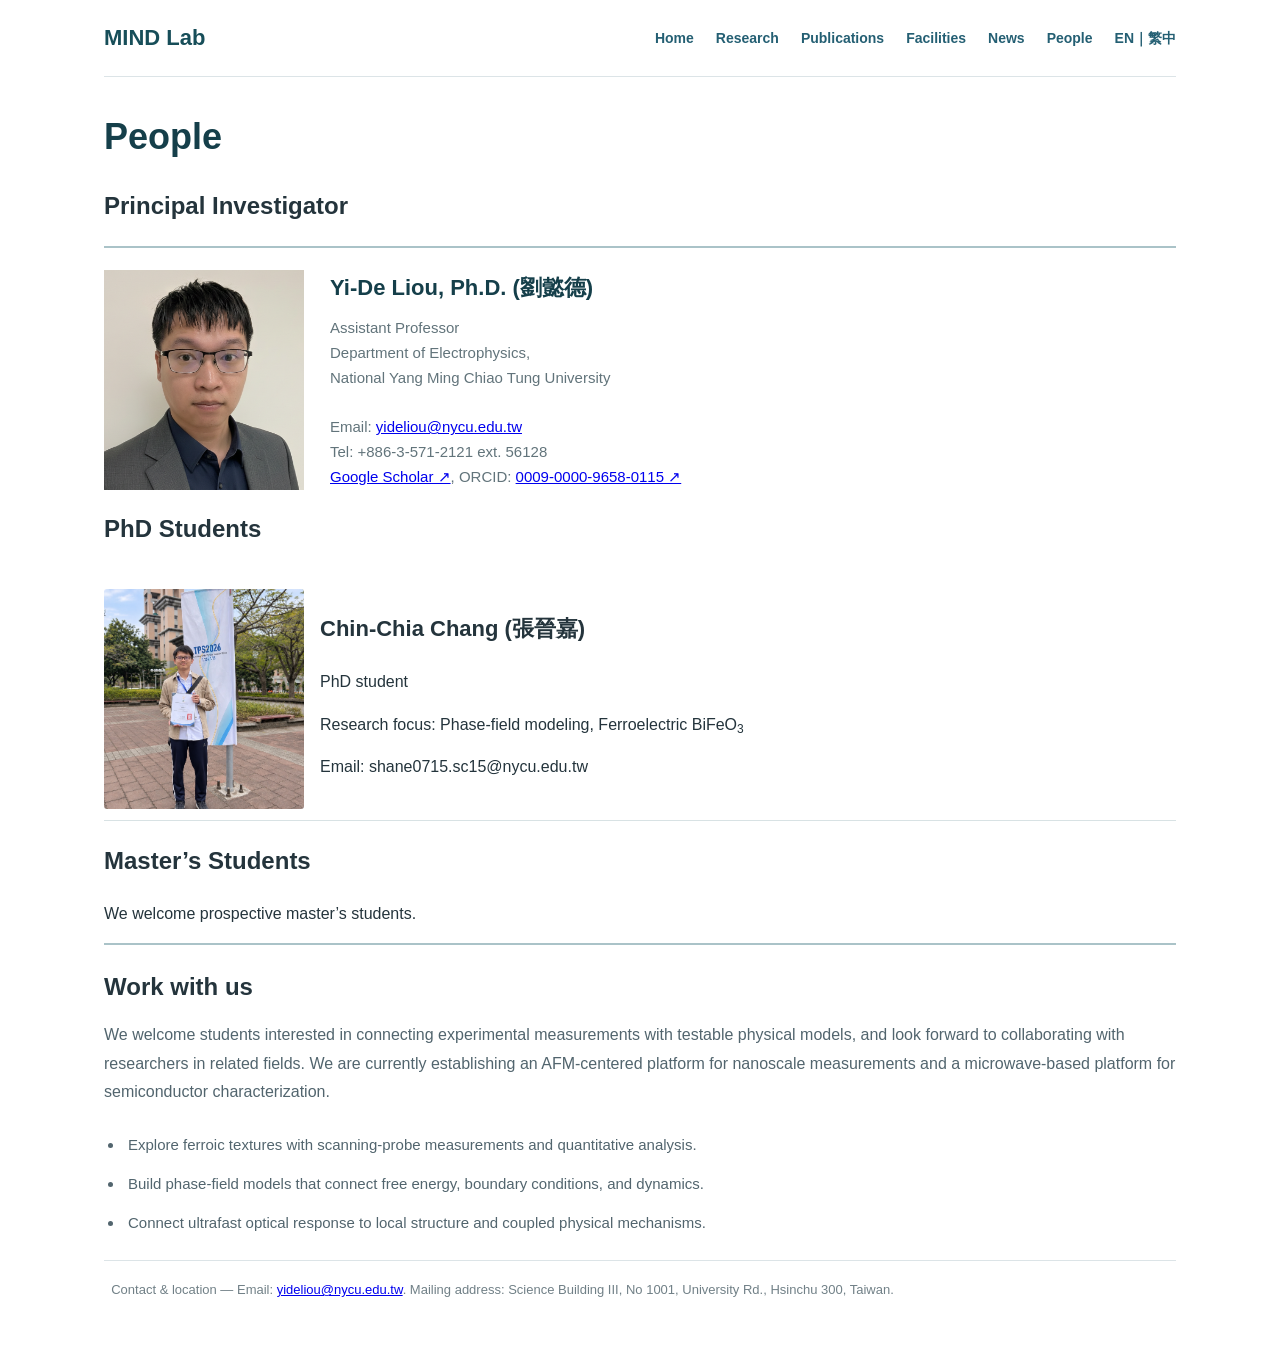
<file: people/index.html>
<!DOCTYPE html><html lang="en" data-ws-project="c8e0a126-163a-4d22-aa11-d516b1c1ab9a" data-ws-version="651" data-ws-last-published="2026-11-17T12:24:18.600Z"><head><link rel="stylesheet" type="text/css" href="/assets/static/app_generated_index-6937cd5a.Dw6pdKZA.css"><meta charSet="UTF-8"/><meta name="viewport" content="width=device-width,initial-scale=1"/><meta property="og:url" content="https://yideliou-collab.github.io/people/"/><meta property="og:title" content="People | MIND Lab"/><meta property="og:type" content="website"/><meta name="robots" content="noindex, nofollow"/><meta property="twitter:card" content="summary_large_image"/><title>People | MIND Lab</title></head><body class="w-element c1w4n21j c1nkpzbt c15g4lht c10k6m9l c1oz6toz cfqyz3f ck6hsc4 c1c2vlss c1obfwar cjo61un cyhn743 c196nugc cgx13iu c1lqsfhd cqpq8ei crn6k3o"><div style="display:contents"><div style="display:contents"><div class="w-element c1b3g56h clz0l34 c1cd2ch2 cgoimf c1q8wq1k c1bqcqkq c182ulva cup9ccp cg2h93l crn6k3o c1tndjim c171qmim c1aihjsv"><a class="w-element c2y9dsc c1a9btox c3fdttl c1dq84f0 cuuvrox ciquy6s c10k6m9l c1gcxp9c c11da55r" href="/">MIND Lab</a><a class="w-element c1lwc55g c1m1s0nh c1dq84f0 cuuvrox ciquy6s cnhy4my c182ulva c15ikd85 cg2h93l c1gcxp9c c11da55r" href="/">Home</a><a class="w-element c1lwc55g c1m1s0nh c1dq84f0 cuuvrox ciquy6s cnhy4my c182ulva c15ikd85 cg2h93l c1gcxp9c c11da55r" href="/research">Research</a><a class="w-element c1lwc55g c1m1s0nh c1dq84f0 cuuvrox ciquy6s cnhy4my c182ulva c15ikd85 cg2h93l c1gcxp9c c11da55r" href="/publications">Publications</a><a class="w-element c1lwc55g c1m1s0nh c1dq84f0 cuuvrox ciquy6s cnhy4my c182ulva c15ikd85 cg2h93l c1gcxp9c c11da55r" href="/methods">Facilities</a><a class="w-element c1lwc55g c1m1s0nh c1dq84f0 cuuvrox ciquy6s cnhy4my c182ulva c15ikd85 cg2h93l c1gcxp9c c11da55r" href="/news">News</a><a aria-current="page" class="w-element c1lwc55g c1m1s0nh c1dq84f0 cuuvrox ciquy6s cnhy4my c182ulva c15ikd85 cg2h93l c1gcxp9c c11da55r active" href="/people">People</a><a class="w-element c1lwc55g c1m1s0nh c1dq84f0 cuuvrox ciquy6s cnhy4my c182ulva c15ikd85 cg2h93l c1gcxp9c c11da55r ca37whd" href="/zh">EN｜繁中</a></div></div></div><h1 class="w-element c8l51dr ck1wj3c c171qmim c1aimh8j c17stav ce9veb4 crlc73f cf2qjc7">People</h1><h2 class="w-element">Principal Investigator </h2><div class="w-element c16yrg8n c1r1tsey c14kk6it cxyyk9l"><div class="w-element c10bke2q c1r45bp c182ulva cf6fbeh cg2h93l c6v7inb"><img class="w-image c16yrg8n c1k8e926 cpy0l1t cohd42r c15g4lht c1p5tzeg c14z9gk9 crlc73f cq07wqq c1vhgnyi cvfic2b c1nsxupa cd8ggmv chcce6p" alt="" width="750" height="954" sizes="100vw" srcSet="/assets/photo_1_WIg8y225rUOwh8Z-RyX3U.png 16w, /assets/photo_1_WIg8y225rUOwh8Z-RyX3U.png 32w, /assets/photo_1_WIg8y225rUOwh8Z-RyX3U.png 48w, /assets/photo_1_WIg8y225rUOwh8Z-RyX3U.png 64w, /assets/photo_1_WIg8y225rUOwh8Z-RyX3U.png 96w, /assets/photo_1_WIg8y225rUOwh8Z-RyX3U.png 128w, /assets/photo_1_WIg8y225rUOwh8Z-RyX3U.png 256w, /assets/photo_1_WIg8y225rUOwh8Z-RyX3U.png 384w, /assets/photo_1_WIg8y225rUOwh8Z-RyX3U.png 640w, /assets/photo_1_WIg8y225rUOwh8Z-RyX3U.png 750w, /assets/photo_1_WIg8y225rUOwh8Z-RyX3U.png 828w, /assets/photo_1_WIg8y225rUOwh8Z-RyX3U.png 1080w, /assets/photo_1_WIg8y225rUOwh8Z-RyX3U.png 1200w, /assets/photo_1_WIg8y225rUOwh8Z-RyX3U.png 1920w" src="/assets/photo_1_WIg8y225rUOwh8Z-RyX3U.png" decoding="async" loading="lazy"/><h2 class="w-element c2y9dsc c171qmim c15g4lht c17stav c1the254 crlc73f cf2qjc7 c1fajaii">Yi-De Liou, Ph.D. (劉懿德)</h2><p class="w-element cbiqnaf c1lqsfhd c1by56j3 c15g4lht c17stav c173lvgs crlc73f">Assistant Professor<br/>Department of Electrophysics,<br/>National Yang Ming Chiao Tung University<br/><br/>Email: <a class="w-element" href="#">yideliou@nycu.edu.tw</a><br/>Tel: +886-3-571-2121 ext. 56128<a href="https://scholar.google.com.tw/citations?user=AK5vTYUAAAAJ&amp;hl=zh-TW&amp;oi=ao" class="w-element"><br/>Google Scholar ↗</a>, ORCID: <a href="https://orcid.org/0009-0000-9658-0115" class="w-element">0009-0000-9658-0115 ↗</a><br/></p><h2 class="w-element">PhD Students</h2><div class="w-element c51lndp c1bqcqkq c182ulva c10hhswe c1xu5v3f c1ebbbq0 c15me7n8 czv1mhw cx9g1vb c1xqinza cfmurry c1qw928r"><img class="w-image c1yhvdss c1k8e926 cpy0l1t c1ahotpx cohd42r cv6wise c88ye82 c105qrrp c192jqtf c11casgr c1dtobnm cehlcyi c17i8y0e c1bebcon cxbkdfj c3wiw2x chcce6p c180zgpg csip0rq c199i2o6 c9edcmz c12gglrv c1szgyrs" alt="" width="1086" height="1448" sizes="100vw" srcSet="/assets/S__221904900_kQxa7tnvBvt3_ID3iUVmQ.jpg 16w, /assets/S__221904900_kQxa7tnvBvt3_ID3iUVmQ.jpg 32w, /assets/S__221904900_kQxa7tnvBvt3_ID3iUVmQ.jpg 48w, /assets/S__221904900_kQxa7tnvBvt3_ID3iUVmQ.jpg 64w, /assets/S__221904900_kQxa7tnvBvt3_ID3iUVmQ.jpg 96w, /assets/S__221904900_kQxa7tnvBvt3_ID3iUVmQ.jpg 128w, /assets/S__221904900_kQxa7tnvBvt3_ID3iUVmQ.jpg 256w, /assets/S__221904900_kQxa7tnvBvt3_ID3iUVmQ.jpg 384w, /assets/S__221904900_kQxa7tnvBvt3_ID3iUVmQ.jpg 640w, /assets/S__221904900_kQxa7tnvBvt3_ID3iUVmQ.jpg 750w, /assets/S__221904900_kQxa7tnvBvt3_ID3iUVmQ.jpg 828w, /assets/S__221904900_kQxa7tnvBvt3_ID3iUVmQ.jpg 1080w, /assets/S__221904900_kQxa7tnvBvt3_ID3iUVmQ.jpg 1200w, /assets/S__221904900_kQxa7tnvBvt3_ID3iUVmQ.jpg 1920w, /assets/S__221904900_kQxa7tnvBvt3_ID3iUVmQ.jpg 2048w, /assets/S__221904900_kQxa7tnvBvt3_ID3iUVmQ.jpg 3840w" src="/assets/S__221904900_kQxa7tnvBvt3_ID3iUVmQ.jpg" decoding="async" loading="lazy"/><h3 class="w-element c2y9dsc c1fajaii">Chin-Chia Chang (張晉嘉)</h3><p class="w-element">PhD student</p><p class="w-element">Research focus: Phase-field modeling, Ferroelectric BiFeO<sub class="w-element">3</sub></p><p class="w-element">Email: shane0715.sc15@nycu.edu.tw</p></div><h2 class="w-element">Master’s Students</h2><p class="w-element">We welcome prospective master’s students.</p></div><div class="w-element c10bke2q c1r45bp c182ulva cf6fbeh cg2h93l c6v7inb"><h2 class="w-element c1bssztv c171qmim c15g4lht c17stav c1cfbki4 crlc73f">Work with us</h2><p class="w-element cgx13iu c14s01i6 c1gnd6j4 c1bebcon">We welcome students interested in connecting experimental measurements with testable physical models, and look forward to collaborating with researchers in related fields. We are currently establishing an AFM-centered platform for nanoscale measurements and a microwave-based platform for semiconductor characterization.</p><ul class="w-element cbiqnaf c14s01i6 c1gnd6j4 c1d5p512 c17stav c1oz6toz crlc73f ch1cm6e"><li class="w-element c15g4lht c17stav c14z9gk9 crlc73f cdalmyr">Explore ferroic textures with scanning-probe measurements and quantitative analysis.</li><li class="w-element c15g4lht c17stav c14z9gk9 crlc73f cdalmyr">Build phase-field models that connect free energy, boundary conditions, and dynamics.</li><li class="w-element c15g4lht c17stav c14z9gk9 crlc73f cdalmyr">Connect ultrafast optical response to local structure and coupled physical mechanisms.</li></ul><p class="w-element ctflqms czhv403 c1dcjkx0 c1d5p512 cemyfeo">  Contact &amp; location — Email: <a class="w-element" href="#">yideliou@nycu.edu.tw</a>. Mailing address: Science Building III, No 1001, University Rd., Hsinchu 300, Taiwan.</p></div></div><script id="vike_pageContext" type="application/json">{"pageId":"\/pages\/people","routeParams":{},"data":{"url":"https:\/\/url\/people","system":{"params":{},"search":{},"origin":"https:\/\/url","pathname":"\/people"},"resources":{},"pageMeta":{"title":"People | MIND Lab","description":"","excludePageFromSearch":true,"language":"","socialImageAssetName":"!undefined","socialImageUrl":"","status":"!undefined","redirect":"","content":"","custom":[]}}}</script><script id="vike_globalContext" type="application/json">{}</script><script src="/assets/entries/entry-server-routing.CaqgKOhI.js" type="module" async></script><link rel="modulepreload" href="/assets/entries/pages_people.BZgo4Bwv.js" as="script" type="text/javascript"><link rel="modulepreload" href="/assets/chunks/chunk-DzocO-KL.js" as="script" type="text/javascript"><link rel="modulepreload" href="/assets/chunks/chunk-DbGg-k5T.js" as="script" type="text/javascript"></body></html>
</file>
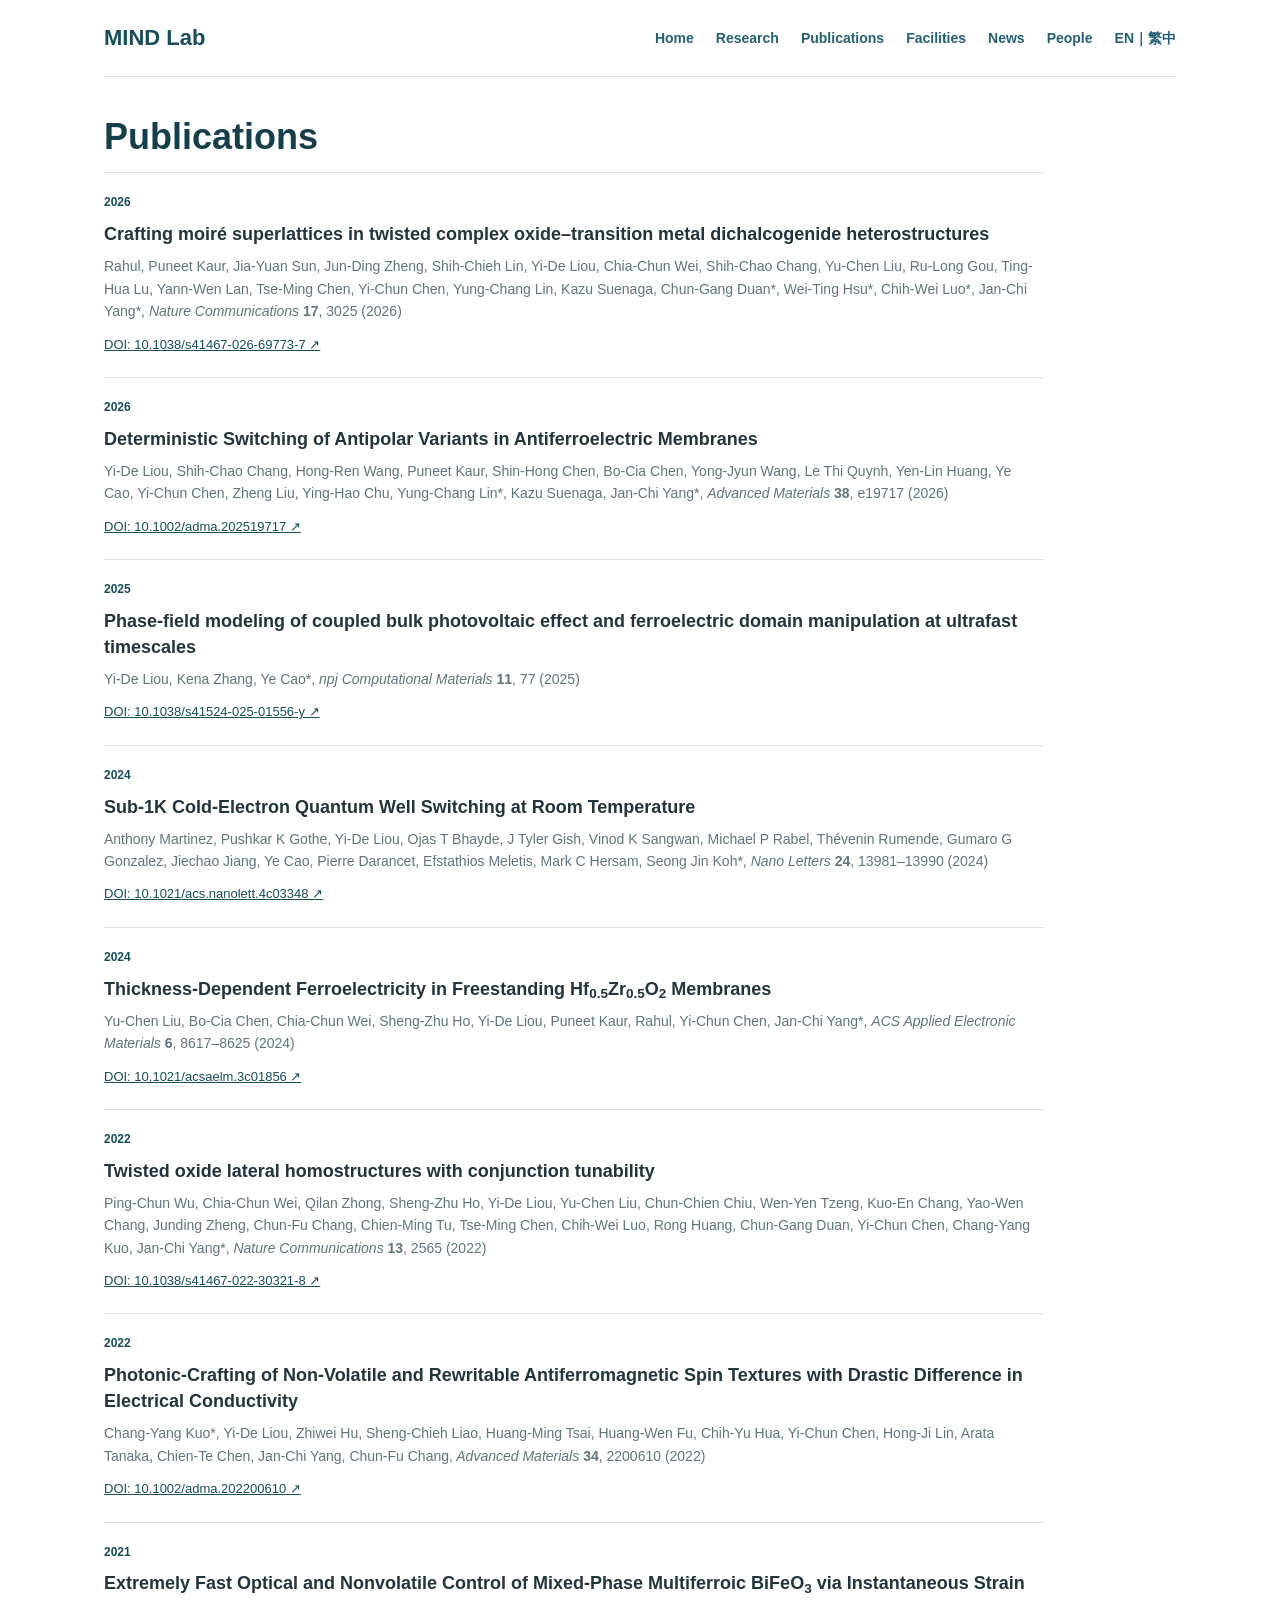
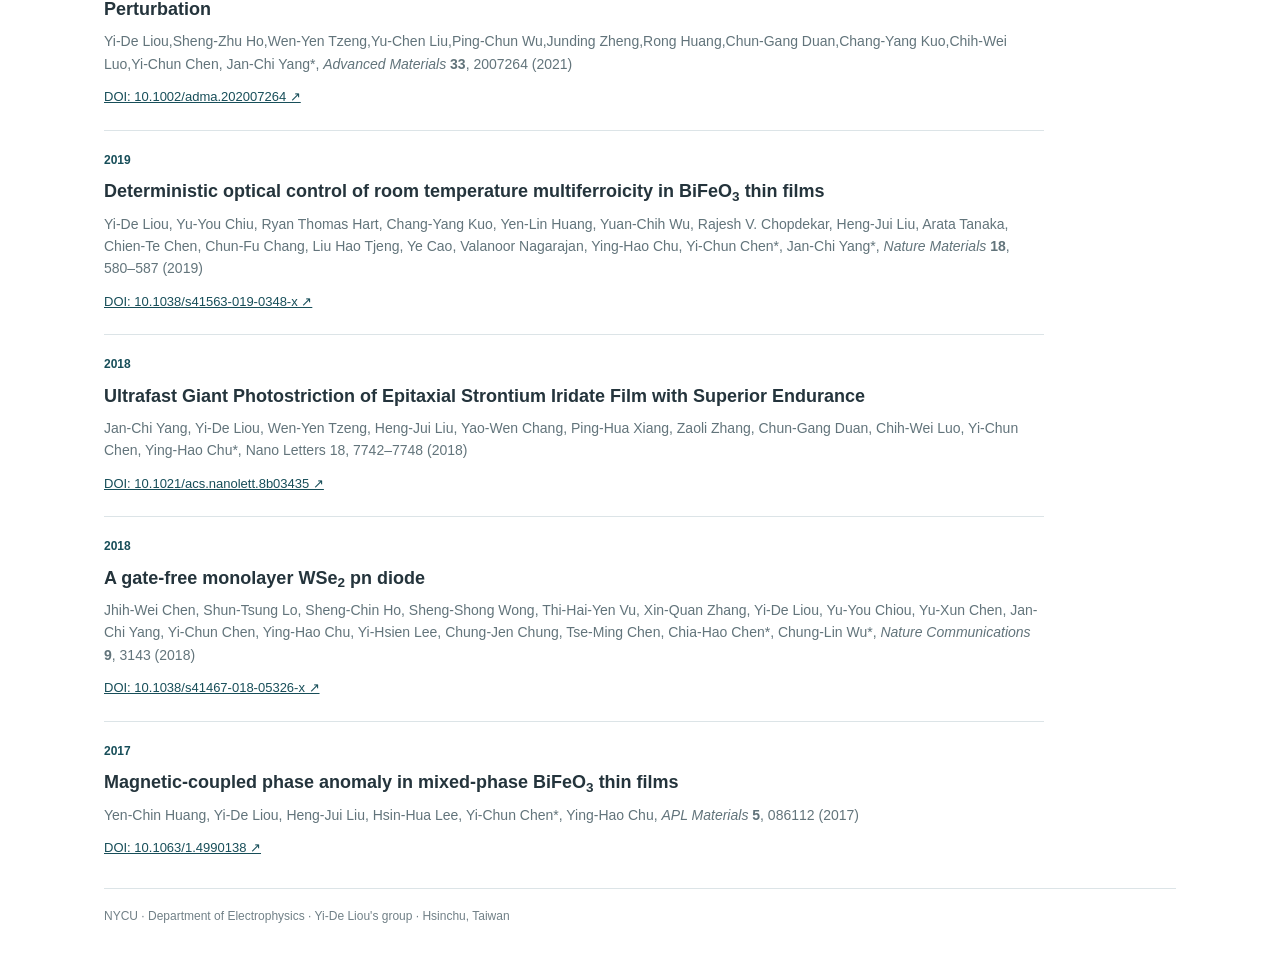
<file: publications/index.html>
<!DOCTYPE html><html lang="en" data-ws-project="c8e0a126-163a-4d22-aa11-d516b1c1ab9a" data-ws-version="651" data-ws-last-published="2026-11-17T12:24:18.600Z"><head><link rel="stylesheet" type="text/css" href="/assets/static/app_generated_index-6937cd5a.Dw6pdKZA.css"><meta charSet="UTF-8"/><meta name="viewport" content="width=device-width,initial-scale=1"/><meta property="og:url" content="https://yideliou-collab.github.io/publications/"/><meta property="og:title" content="Publications | MIND Lab"/><meta property="og:type" content="website"/><meta name="robots" content="noindex, nofollow"/><meta property="twitter:card" content="summary_large_image"/><title>Publications | MIND Lab</title></head><body class="w-element c1nkpzbt c15g4lht c10k6m9l c1oz6toz cfqyz3f ck6hsc4 c1c2vlss c1obfwar cjo61un cyhn743 c1w4n21j c196nugc cgx13iu c1lqsfhd cqpq8ei crn6k3o"><div style="display:contents"><div style="display:contents"><div class="w-element c1b3g56h clz0l34 c1cd2ch2 cgoimf c1q8wq1k c1bqcqkq c182ulva cup9ccp cg2h93l crn6k3o c1tndjim c171qmim c1aihjsv"><a class="w-element c2y9dsc c1a9btox c3fdttl c1dq84f0 cuuvrox ciquy6s c10k6m9l c1gcxp9c c11da55r" href="/">MIND Lab</a><a class="w-element c1lwc55g c1m1s0nh c1dq84f0 cuuvrox ciquy6s cnhy4my c182ulva c15ikd85 cg2h93l c1gcxp9c c11da55r" href="/">Home</a><a class="w-element c1lwc55g c1m1s0nh c1dq84f0 cuuvrox ciquy6s cnhy4my c182ulva c15ikd85 cg2h93l c1gcxp9c c11da55r" href="/research">Research</a><a aria-current="page" class="w-element c1lwc55g c1m1s0nh c1dq84f0 cuuvrox ciquy6s cnhy4my c182ulva c15ikd85 cg2h93l c1gcxp9c c11da55r active" href="/publications">Publications</a><a class="w-element c1lwc55g c1m1s0nh c1dq84f0 cuuvrox ciquy6s cnhy4my c182ulva c15ikd85 cg2h93l c1gcxp9c c11da55r" href="/methods">Facilities</a><a class="w-element c1lwc55g c1m1s0nh c1dq84f0 cuuvrox ciquy6s cnhy4my c182ulva c15ikd85 cg2h93l c1gcxp9c c11da55r" href="/news">News</a><a class="w-element c1lwc55g c1m1s0nh c1dq84f0 cuuvrox ciquy6s cnhy4my c182ulva c15ikd85 cg2h93l c1gcxp9c c11da55r" href="/people">People</a><a class="w-element c1lwc55g c1m1s0nh c1dq84f0 cuuvrox ciquy6s cnhy4my c182ulva c15ikd85 cg2h93l c1gcxp9c c11da55r ca37whd" href="/zh">EN｜繁中</a></div></div></div><h1 class="w-element c8l51dr ck1wj3c c171qmim c1aimh8j c17stav c1cfbki4 crlc73f cf2qjc7">Publications</h1><div class="w-element c1bqcqkq c182ulva cup9ccp cg2h93l c116d105 cemyfeo"><p class="w-element c1k78frf c171qmim c3fdttl c15g4lht c17stav c1c30uv crlc73f">2026</p><h2 class="w-element c1mcrm6f c1ca0isj c15g4lht c17stav c1c30uv crlc73f c171qmim cqpq8ei">Crafting moiré superlattices in twisted complex oxide–transition metal dichalcogenide heterostructures</h2><p class="w-element c1tndjim c16irfr3 c1by56j3 c15g4lht c17stav c1c30uv crlc73f">Rahul, Puneet Kaur, Jia-Yuan Sun, Jun-Ding Zheng, Shih-Chieh Lin, Yi-De Liou, Chia-Chun Wei, Shih-Chao Chang, Yu-Chen Liu, Ru-Long Gou, Ting-Hua Lu, Yann-Wen Lan, Tse-Ming Chen, Yi-Chun Chen, Yung-Chang Lin, Kazu Suenaga, Chun-Gang Duan*, Wei-Ting Hsu*, Chih-Wei Luo*, Jan-Chi Yang*, <i class="w-element">Nature Communications</i> <b class="w-element">17</b>, 3025 (2026)</p><a href="https://doi.org/10.1038/s41467-026-69773-7" class="w-element c3fdttl ctflqms c1lwc55g cf7hb9n c1bebcon">DOI: 10.1038/s41467-026-69773-7 ↗</a></div><div class="w-element c1bqcqkq c182ulva cup9ccp cg2h93l c116d105 cemyfeo"><p class="w-element c1k78frf c171qmim c3fdttl c15g4lht c17stav c1c30uv crlc73f">2026</p><h2 class="w-element c1mcrm6f c1ca0isj c15g4lht c17stav c1c30uv crlc73f c171qmim cqpq8ei">Deterministic Switching of Antipolar Variants in Antiferroelectric Membranes</h2><p class="w-element c1tndjim c16irfr3 c1by56j3 c15g4lht c17stav c1c30uv crlc73f">Yi-De Liou, Shih-Chao Chang, Hong-Ren Wang, Puneet Kaur, Shin-Hong Chen, Bo-Cia Chen, Yong-Jyun Wang, Le Thi Quynh, Yen-Lin Huang, Ye Cao, Yi-Chun Chen, Zheng Liu, Ying-Hao Chu, Yung-Chang Lin*, Kazu Suenaga, Jan-Chi Yang*, <i class="w-element">Advanced Materials</i> <b class="w-element">38</b>, e19717 (2026)</p><a href="https://doi.org/10.1002/adma.202519717" class="w-element ctflqms c3fdttl c1lwc55g cf7hb9n c1bebcon">DOI: 10.1002/adma.202519717 ↗</a></div><div class="w-element c1bqcqkq c182ulva cup9ccp cg2h93l c116d105 cemyfeo"><p class="w-element c1k78frf c171qmim c3fdttl c15g4lht c17stav c1c30uv crlc73f">2025</p><h2 class="w-element c1mcrm6f c1ca0isj c15g4lht c17stav c1c30uv crlc73f c171qmim cqpq8ei">Phase-field modeling of coupled bulk photovoltaic effect and ferroelectric domain manipulation at ultrafast timescales</h2><p class="w-element c1tndjim c16irfr3 c1by56j3 c15g4lht c17stav c1c30uv crlc73f">Yi-De Liou, Kena Zhang, Ye Cao*, <i class="w-element">npj Computational Materials</i> <b class="w-element">11</b>, 77 (2025)</p><a href="https://doi.org/10.1038/s41524-025-01556-y" class="w-element ctflqms c3fdttl c1lwc55g cf7hb9n c1bebcon">DOI: 10.1038/s41524-025-01556-y ↗</a></div><div class="w-element c1bqcqkq c182ulva cup9ccp cg2h93l c116d105 cemyfeo"><p class="w-element c1k78frf c171qmim c3fdttl c15g4lht c17stav c1c30uv crlc73f">2024</p><h2 class="w-element c1mcrm6f c1ca0isj c15g4lht c17stav c1c30uv crlc73f c171qmim cqpq8ei">Sub-1K Cold-Electron Quantum Well Switching at Room Temperature</h2><p class="w-element c1tndjim c16irfr3 c1by56j3 c15g4lht c17stav c1c30uv crlc73f">Anthony Martinez, Pushkar K Gothe, Yi-De Liou, Ojas T Bhayde, J Tyler Gish, Vinod K Sangwan, Michael P Rabel, Thévenin Rumende, Gumaro G Gonzalez, Jiechao Jiang, Ye Cao, Pierre Darancet, Efstathios Meletis, Mark C Hersam, Seong Jin Koh*, <i class="w-element">Nano Letters</i> <b class="w-element">24</b>, 13981–13990 (2024)</p><a href="https://doi.org/10.1021/acs.nanolett.4c03348" class="w-element ctflqms c3fdttl c1lwc55g cf7hb9n c1bebcon">DOI: 10.1021/acs.nanolett.4c03348 ↗</a></div><div class="w-element c1bqcqkq c182ulva cup9ccp cg2h93l c116d105 cemyfeo"><p class="w-element c1k78frf c171qmim c3fdttl c15g4lht c17stav c1c30uv crlc73f">2024</p><h2 class="w-element c1mcrm6f c1ca0isj c15g4lht c17stav c1c30uv crlc73f c171qmim cqpq8ei">Thickness-Dependent Ferroelectricity in Freestanding Hf<sub class="w-element">0.5</sub>Zr<sub class="w-element">0.5</sub>O<sub class="w-element">2</sub> Membranes</h2><p class="w-element c1tndjim c16irfr3 c1by56j3 c15g4lht c17stav c1c30uv crlc73f">Yu-Chen Liu, Bo-Cia Chen, Chia-Chun Wei, Sheng-Zhu Ho, Yi-De Liou, Puneet Kaur, Rahul, Yi-Chun Chen, Jan-Chi Yang*, <i class="w-element">ACS Applied Electronic Materials</i> <b class="w-element">6</b>, 8617–8625 (2024)</p><a href="https://doi.org/10.1021/acsaelm.3c01856" class="w-element ctflqms c3fdttl c1lwc55g cf7hb9n c1bebcon">DOI: 10.1021/acsaelm.3c01856 ↗</a></div><div class="w-element c1bqcqkq c182ulva cup9ccp cg2h93l c116d105 cemyfeo"><p class="w-element c1k78frf c171qmim c3fdttl c15g4lht c17stav c1c30uv crlc73f">2022</p><h2 class="w-element c1mcrm6f c1ca0isj c15g4lht c17stav c1c30uv crlc73f c171qmim cqpq8ei">Twisted oxide lateral homostructures with conjunction tunability</h2><p class="w-element c1tndjim c16irfr3 c1by56j3 c15g4lht c17stav c1c30uv crlc73f">Ping-Chun Wu, Chia-Chun Wei, Qilan Zhong, Sheng-Zhu Ho, Yi-De Liou, Yu-Chen Liu, Chun-Chien Chiu, Wen-Yen Tzeng, Kuo-En Chang, Yao-Wen Chang, Junding Zheng, Chun-Fu Chang, Chien-Ming Tu, Tse-Ming Chen, Chih-Wei Luo, Rong Huang, Chun-Gang Duan, Yi-Chun Chen, Chang-Yang Kuo, Jan-Chi Yang*, <i class="w-element">Nature Communications</i> <b class="w-element">13</b>, 2565 (2022)</p><a href="https://doi.org/10.1038/s41467-022-30321-8" class="w-element ctflqms c3fdttl c1lwc55g cf7hb9n c1bebcon">DOI: 10.1038/s41467-022-30321-8 ↗</a></div><div class="w-element c1bqcqkq c182ulva cup9ccp cg2h93l c116d105 cemyfeo"><p class="w-element c1k78frf c171qmim c3fdttl c15g4lht c17stav c1c30uv crlc73f">2022</p><h2 class="w-element c1mcrm6f c1ca0isj c15g4lht c17stav c1c30uv crlc73f c171qmim cqpq8ei">Photonic-Crafting of Non-Volatile and Rewritable Antiferromagnetic Spin Textures with Drastic Difference in Electrical Conductivity</h2><p class="w-element c1tndjim c16irfr3 c1by56j3 c15g4lht c17stav c1c30uv crlc73f">Chang-Yang Kuo*, Yi-De Liou, Zhiwei Hu, Sheng-Chieh Liao, Huang-Ming Tsai, Huang-Wen Fu, Chih-Yu Hua, Yi-Chun Chen, Hong-Ji Lin, Arata Tanaka, Chien-Te Chen, Jan-Chi Yang, Chun-Fu Chang,<i class="w-element"> Advanced Materials</i> <b class="w-element">34</b>, 2200610 (2022)</p><a href="https://doi.org/10.1002/adma.202200610" class="w-element ctflqms c3fdttl c1lwc55g cf7hb9n c1bebcon">DOI: 10.1002/adma.202200610 ↗</a></div><div class="w-element c1bqcqkq c182ulva cup9ccp cg2h93l c116d105 cemyfeo"><p class="w-element c1k78frf c171qmim c3fdttl c15g4lht c17stav c1c30uv crlc73f">2021</p><h2 class="w-element c1mcrm6f c1ca0isj c15g4lht c17stav c1c30uv crlc73f c171qmim cqpq8ei">Extremely Fast Optical and Nonvolatile Control of Mixed-Phase Multiferroic BiFeO<sub class="w-element">3</sub> via Instantaneous Strain Perturbation</h2><p class="w-element c1tndjim c16irfr3 c1by56j3 c15g4lht c17stav c1c30uv crlc73f">Yi-De Liou,Sheng-Zhu Ho,Wen-Yen Tzeng,Yu-Chen Liu,Ping-Chun Wu,Junding Zheng,Rong Huang,Chun-Gang Duan,Chang-Yang Kuo,Chih-Wei Luo,Yi-Chun Chen, Jan-Chi Yang*, <i class="w-element">Advanced Materials</i> <b class="w-element">33</b>, 2007264 (2021)</p><a href="https://doi.org/10.1002/adma.202007264" class="w-element ctflqms c3fdttl c1lwc55g cf7hb9n c1bebcon">DOI: 10.1002/adma.202007264 ↗</a></div><div class="w-element c1bqcqkq c182ulva cup9ccp cg2h93l c116d105 cemyfeo"><p class="w-element c1k78frf c171qmim c3fdttl c15g4lht c17stav c1c30uv crlc73f">2019</p><h2 class="w-element c1mcrm6f c1ca0isj c15g4lht c17stav c1c30uv crlc73f c171qmim cqpq8ei">Deterministic optical control of room temperature multiferroicity in BiFeO<sub class="w-element">3</sub> thin films</h2><p class="w-element c1tndjim c16irfr3 c1by56j3 c15g4lht c17stav c1c30uv crlc73f">Yi-De Liou, Yu-You Chiu, Ryan Thomas Hart, Chang-Yang Kuo, Yen-Lin Huang, Yuan-Chih Wu, Rajesh V. Chopdekar, Heng-Jui Liu, Arata Tanaka, Chien-Te Chen, Chun-Fu Chang, Liu Hao Tjeng, Ye Cao, Valanoor Nagarajan, Ying-Hao Chu, Yi-Chun Chen*, Jan-Chi Yang*, <i class="w-element">Nature Materials</i> <b class="w-element">18</b>, 580–587 (2019)</p><a href="https://doi.org/10.1038/s41563-019-0348-x" class="w-element ctflqms c3fdttl c1lwc55g cf7hb9n c1bebcon">DOI: 10.1038/s41563-019-0348-x ↗</a></div><div class="w-element c1bqcqkq c182ulva cup9ccp cg2h93l c116d105 cemyfeo"><p class="w-element c1k78frf c171qmim c3fdttl c15g4lht c17stav c1c30uv crlc73f">2018</p><h2 class="w-element c1mcrm6f c1ca0isj c15g4lht c17stav c1c30uv crlc73f c171qmim cqpq8ei">Ultrafast Giant Photostriction of Epitaxial Strontium Iridate Film with Superior Endurance</h2><p class="w-element c1tndjim c16irfr3 c1by56j3 c15g4lht c17stav c1c30uv crlc73f">Jan-Chi Yang, Yi-De Liou, Wen-Yen Tzeng, Heng-Jui Liu, Yao-Wen Chang, Ping-Hua Xiang, Zaoli Zhang, Chun-Gang Duan, Chih-Wei Luo, Yi-Chun Chen, Ying-Hao Chu*, Nano Letters 18, 7742–7748 (2018)</p><a href="https://doi.org/10.1021/acs.nanolett.8b03435" class="w-element ctflqms c3fdttl c1lwc55g cf7hb9n c1bebcon">DOI: 10.1021/acs.nanolett.8b03435 ↗</a></div><div class="w-element c1bqcqkq c182ulva cup9ccp cg2h93l c116d105 cemyfeo"><p class="w-element c1k78frf c171qmim c3fdttl c15g4lht c17stav c1c30uv crlc73f">2018</p><h2 class="w-element c1mcrm6f c1ca0isj c15g4lht c17stav c1c30uv crlc73f c171qmim cqpq8ei">A gate-free monolayer WSe<sub class="w-element">2</sub> pn diode</h2><p class="w-element c1tndjim c16irfr3 c1by56j3 c15g4lht c17stav c1c30uv crlc73f">Jhih-Wei Chen, Shun-Tsung Lo, Sheng-Chin Ho, Sheng-Shong Wong, Thi-Hai-Yen Vu, Xin-Quan Zhang, Yi-De Liou, Yu-You Chiou, Yu-Xun Chen, Jan-Chi Yang, Yi-Chun Chen, Ying-Hao Chu, Yi-Hsien Lee, Chung-Jen Chung, Tse-Ming Chen, Chia-Hao Chen*, Chung-Lin Wu*, <i class="w-element">Nature Communications</i> <b class="w-element">9</b>, 3143 (2018)</p><a href="https://doi.org/10.1038/s41467-018-05326-x" class="w-element ctflqms c3fdttl c1lwc55g cf7hb9n c1bebcon">DOI: 10.1038/s41467-018-05326-x ↗</a></div><div class="w-element c1bqcqkq c182ulva cup9ccp cg2h93l c116d105 cemyfeo"><p class="w-element c1k78frf c171qmim c3fdttl c15g4lht c17stav c1c30uv crlc73f">2017</p><h2 class="w-element c1mcrm6f c1ca0isj c15g4lht c17stav c1c30uv crlc73f c171qmim cqpq8ei">Magnetic-coupled phase anomaly in mixed-phase BiFeO<sub class="w-element">3</sub> thin films</h2><p class="w-element c1tndjim c16irfr3 c1by56j3 c15g4lht c17stav c1c30uv crlc73f">Yen-Chin Huang, Yi-De Liou, Heng-Jui Liu, Hsin-Hua Lee, Yi-Chun Chen*, Ying-Hao Chu, <i class="w-element">APL Materials</i> <b class="w-element">5</b>, 086112 (2017)</p><a href="https://doi.org/10.1063/1.4990138" class="w-element ctflqms c3fdttl c1lwc55g cf7hb9n c1bebcon">DOI: 10.1063/1.4990138 ↗</a></div><p class="w-element c1k78frf czhv403 c1dcjkx0 c1xdccz4 c182ulva cf6fbeh cg2h93l c17stav c1oz6toz crlc73f cemyfeo">NYCU · Department of Electrophysics · Yi-De Liou&#x27;s group · Hsinchu, Taiwan</p><script id="vike_pageContext" type="application/json">{"pageId":"\/pages\/publications","routeParams":{},"data":{"url":"https:\/\/url\/publications","system":{"params":{},"search":{},"origin":"https:\/\/url","pathname":"\/publications"},"resources":{},"pageMeta":{"title":"Publications | MIND Lab","description":"","excludePageFromSearch":true,"language":"","socialImageAssetName":"!undefined","socialImageUrl":"","status":"!undefined","redirect":"","content":"","custom":[]}}}</script><script id="vike_globalContext" type="application/json">{}</script><script src="/assets/entries/entry-server-routing.CaqgKOhI.js" type="module" async></script><link rel="modulepreload" href="/assets/entries/pages_publications.BRnYVISf.js" as="script" type="text/javascript"><link rel="modulepreload" href="/assets/chunks/chunk-DzocO-KL.js" as="script" type="text/javascript"></body></html>
</file>
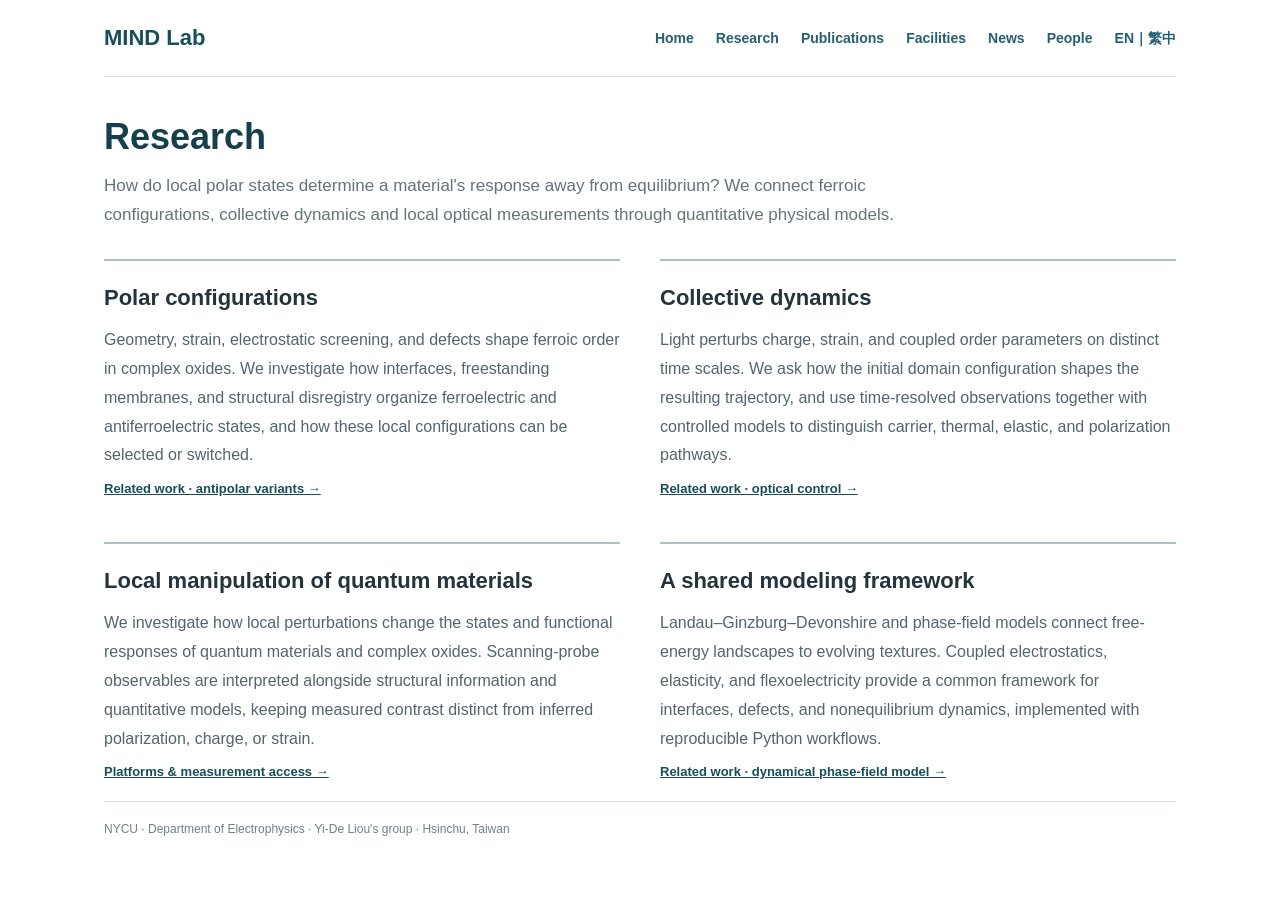
<file: research/index.html>
<!DOCTYPE html><html lang="en" data-ws-project="c8e0a126-163a-4d22-aa11-d516b1c1ab9a" data-ws-version="651" data-ws-last-published="2026-11-17T12:24:18.600Z"><head><link rel="stylesheet" type="text/css" href="/assets/static/app_generated_index-6937cd5a.Dw6pdKZA.css"><meta charSet="UTF-8"/><meta name="viewport" content="width=device-width,initial-scale=1"/><meta property="og:url" content="https://yideliou-collab.github.io/research/"/><meta property="og:title" content="Research | MIND Lab"/><meta property="og:type" content="website"/><meta name="robots" content="noindex, nofollow"/><meta property="twitter:card" content="summary_large_image"/><title>Research | MIND Lab</title></head><body class="w-element c1nkpzbt c15g4lht c10k6m9l c1oz6toz cfqyz3f ck6hsc4 c1c2vlss c1obfwar cjo61un cyhn743 c1w4n21j c196nugc cgx13iu c1lqsfhd cqpq8ei crn6k3o"><div style="display:contents"><div style="display:contents"><div class="w-element c1b3g56h clz0l34 c1cd2ch2 cgoimf c1q8wq1k c1bqcqkq c182ulva cup9ccp cg2h93l crn6k3o c1tndjim c171qmim c1aihjsv"><a class="w-element c2y9dsc c1a9btox c3fdttl c1dq84f0 cuuvrox ciquy6s c10k6m9l c1gcxp9c c11da55r" href="/">MIND Lab</a><a class="w-element c1lwc55g c1m1s0nh c1dq84f0 cuuvrox ciquy6s cnhy4my c182ulva c15ikd85 cg2h93l c1gcxp9c c11da55r" href="/">Home</a><a aria-current="page" class="w-element c1lwc55g c1m1s0nh c1dq84f0 cuuvrox ciquy6s cnhy4my c182ulva c15ikd85 cg2h93l c1gcxp9c c11da55r active" href="/research">Research</a><a class="w-element c1lwc55g c1m1s0nh c1dq84f0 cuuvrox ciquy6s cnhy4my c182ulva c15ikd85 cg2h93l c1gcxp9c c11da55r" href="/publications">Publications</a><a class="w-element c1lwc55g c1m1s0nh c1dq84f0 cuuvrox ciquy6s cnhy4my c182ulva c15ikd85 cg2h93l c1gcxp9c c11da55r" href="/methods">Facilities</a><a class="w-element c1lwc55g c1m1s0nh c1dq84f0 cuuvrox ciquy6s cnhy4my c182ulva c15ikd85 cg2h93l c1gcxp9c c11da55r" href="/news">News</a><a class="w-element c1lwc55g c1m1s0nh c1dq84f0 cuuvrox ciquy6s cnhy4my c182ulva c15ikd85 cg2h93l c1gcxp9c c11da55r" href="/people">People</a><a class="w-element c1lwc55g c1m1s0nh c1dq84f0 cuuvrox ciquy6s cnhy4my c182ulva c15ikd85 cg2h93l c1gcxp9c c11da55r ca37whd" href="/zh">EN｜繁中</a></div></div></div><h1 class="w-element c8l51dr ck1wj3c c171qmim c1aimh8j c17stav c1cfbki4 crlc73f cf2qjc7">Research</h1><p class="w-element c1f06dus c1lqsfhd c1lhfa66 c1by56j3 c15g4lht c17stav c4yxlfa crlc73f">How do local polar states determine a material&#x27;s response away from equilibrium? We connect ferroic configurations, collective dynamics and local optical measurements through quantitative physical models.</p><div class="w-element ccfk0sf cxyyk9l c1vyw9rf c140o0jw"><div class="w-element c1r45bp c182ulva c138egss cg2h93l c10bke2q c6v7inb"><h2 class="w-element c2y9dsc cnlyjlv c171qmim c15g4lht c17stav c1cfbki4 crlc73f">Polar configurations</h2><p class="w-element cgx13iu c14s01i6 c1gnd6j4 c1bebcon">Geometry, strain, electrostatic screening, and defects shape ferroic order in complex oxides. We investigate how interfaces, freestanding membranes, and structural disregistry organize ferroelectric and antiferroelectric states, and how these local configurations can be selected or switched.</p><a href="https://doi.org/10.1002/adma.202519717" class="w-element c1lwc55g c3fdttl ctflqms c171qmim c1xdccz4">Related work · antipolar variants →</a></div><div class="w-element c1r45bp c182ulva c138egss cg2h93l c10bke2q c6v7inb"><h2 class="w-element c2y9dsc cnlyjlv c171qmim c15g4lht c17stav c1cfbki4 crlc73f">Collective dynamics</h2><p class="w-element cgx13iu c14s01i6 c1gnd6j4 c1bebcon">Light perturbs charge, strain, and coupled order parameters on distinct time scales. We ask how the initial domain configuration shapes the resulting trajectory, and use time-resolved observations together with controlled models to distinguish carrier, thermal, elastic, and polarization pathways.</p><a href="https://doi.org/10.1038/s41563-019-0348-x" class="w-element c1lwc55g c3fdttl ctflqms c171qmim c1xdccz4">Related work · optical control →</a></div><div class="w-element c1r45bp c182ulva c138egss cg2h93l c10bke2q c6v7inb"><h2 class="w-element c2y9dsc cnlyjlv c171qmim c15g4lht c17stav c1cfbki4 crlc73f">Local manipulation of quantum materials</h2><p class="w-element cgx13iu c14s01i6 c1gnd6j4 c1bebcon">We investigate how local perturbations change the states and functional responses of quantum materials and complex oxides. Scanning-probe observables are interpreted alongside structural information and quantitative models, keeping measured contrast distinct from inferred polarization, charge, or strain.</p><a class="w-element c1lwc55g c3fdttl ctflqms c171qmim c1xdccz4" href="/methods">Platforms &amp; measurement access →</a></div><div class="w-element c1r45bp c182ulva c138egss cg2h93l c10bke2q c6v7inb"><h2 class="w-element c2y9dsc cnlyjlv c171qmim c15g4lht c17stav c1cfbki4 crlc73f">A shared modeling framework</h2><p class="w-element cgx13iu c14s01i6 c1gnd6j4 c1bebcon">Landau–Ginzburg–Devonshire and phase-field models connect free-energy landscapes to evolving textures. Coupled electrostatics, elasticity, and flexoelectricity provide a common framework for interfaces, defects, and nonequilibrium dynamics, implemented with reproducible Python workflows.</p><a href="https://doi.org/10.1038/s41524-025-01556-y" class="w-element c1lwc55g c3fdttl ctflqms c171qmim c1xdccz4">Related work · dynamical phase-field model →</a></div></div><p class="w-element c1k78frf czhv403 c1dcjkx0 c1xdccz4 c182ulva cf6fbeh cg2h93l c17stav c1oz6toz crlc73f cemyfeo">NYCU · Department of Electrophysics · Yi-De Liou&#x27;s group · Hsinchu, Taiwan</p><script id="vike_pageContext" type="application/json">{"pageId":"\/pages\/research","routeParams":{},"data":{"url":"https:\/\/url\/research","system":{"params":{},"search":{},"origin":"https:\/\/url","pathname":"\/research"},"resources":{},"pageMeta":{"title":"Research | MIND Lab","description":"","excludePageFromSearch":true,"language":"","socialImageAssetName":"!undefined","socialImageUrl":"","status":"!undefined","redirect":"","content":"","custom":[]}}}</script><script id="vike_globalContext" type="application/json">{}</script><script src="/assets/entries/entry-server-routing.CaqgKOhI.js" type="module" async></script><link rel="modulepreload" href="/assets/entries/pages_research.Dyp-VV97.js" as="script" type="text/javascript"><link rel="modulepreload" href="/assets/chunks/chunk-DzocO-KL.js" as="script" type="text/javascript"></body></html>
</file>
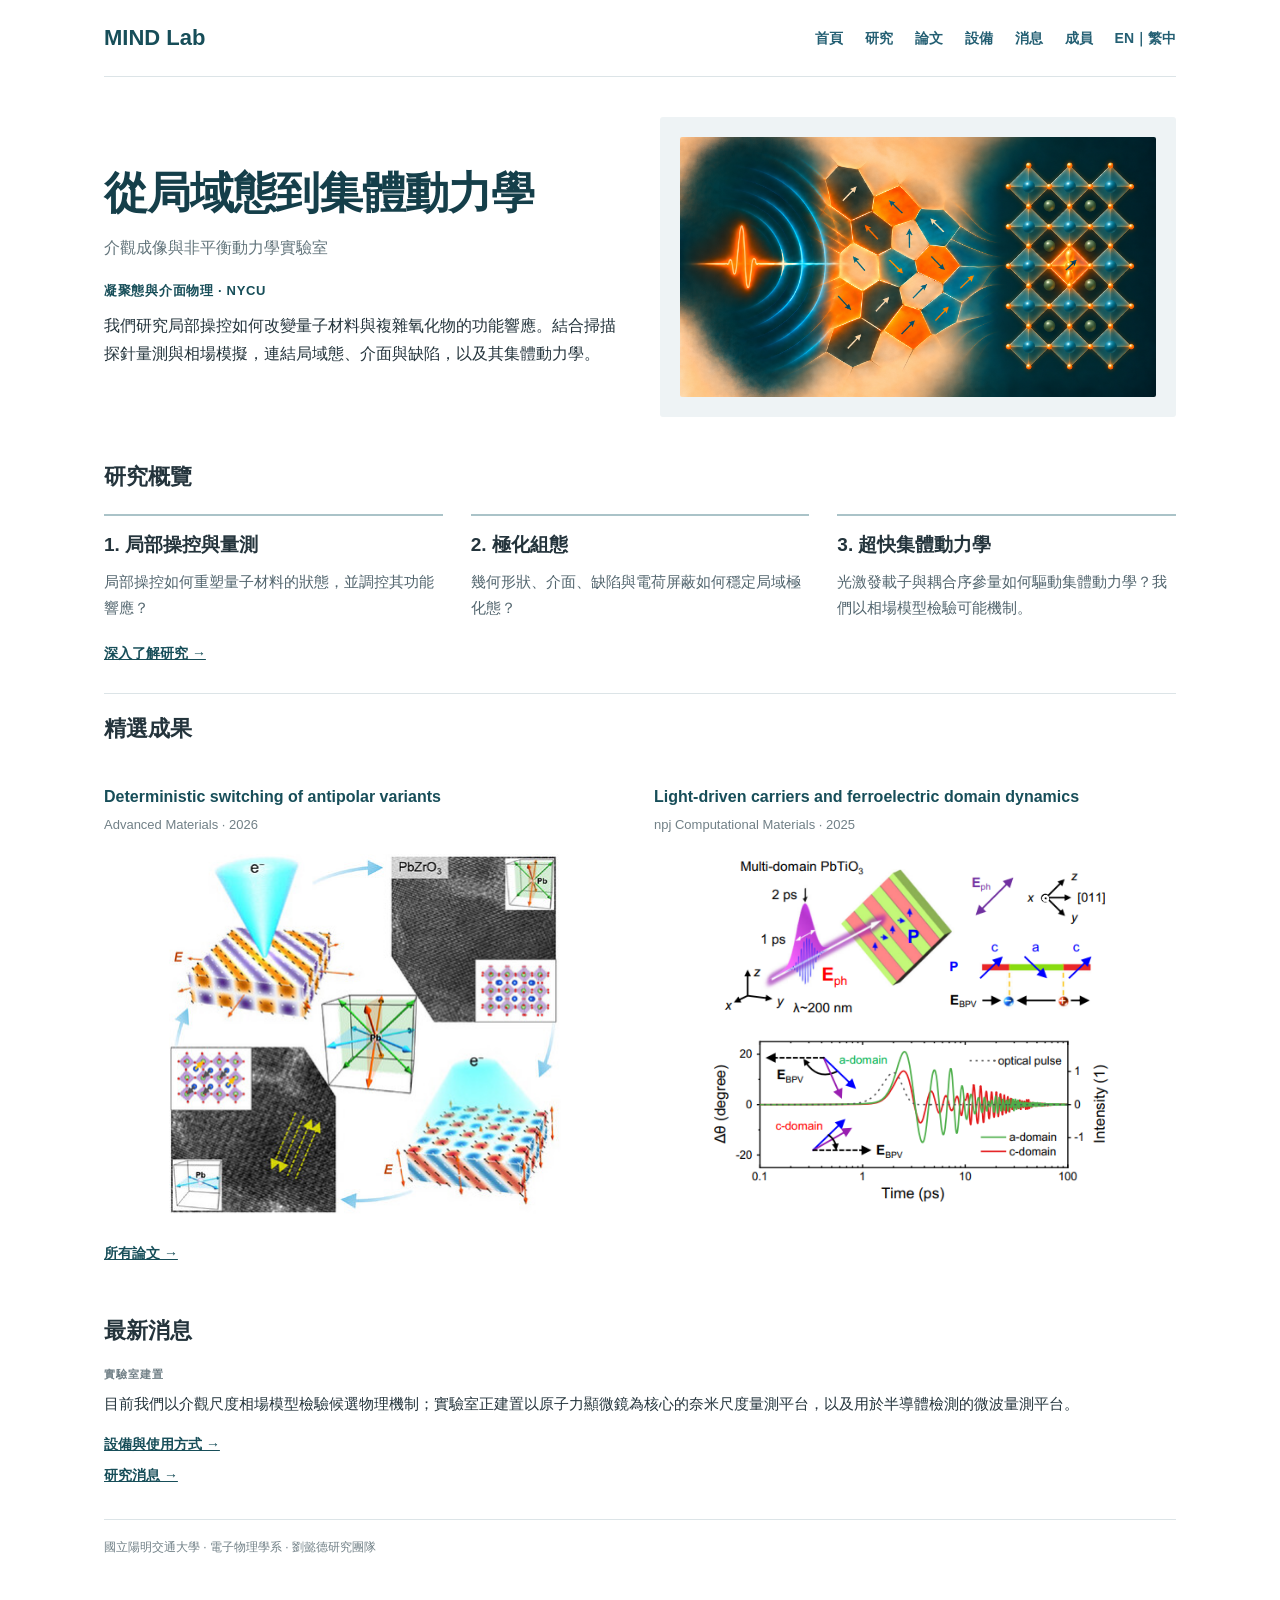
<file: zh/index.html>
<!DOCTYPE html><html lang="zh-TW" data-ws-project="c8e0a126-163a-4d22-aa11-d516b1c1ab9a" data-ws-version="651" data-ws-last-published="2026-11-17T12:24:18.600Z"><head><link rel="stylesheet" type="text/css" href="/assets/static/app_generated_index-6937cd5a.Dw6pdKZA.css"><meta charSet="UTF-8"/><meta name="viewport" content="width=device-width,initial-scale=1"/><meta property="og:url" content="https://yideliou-collab.github.io/zh/"/><meta property="og:title" content="MIND Lab｜介觀成像與非平衡動力學實驗室"/><meta property="og:type" content="website"/><meta name="description" content="介觀成像與非平衡動力學實驗室：結合掃描探針量測與相場模擬，研究量子材料與複雜氧化物的局域態、介面與集體動力學。"/><meta property="og:description" content="介觀成像與非平衡動力學實驗室：結合掃描探針量測與相場模擬，研究量子材料與複雜氧化物的局域態、介面與集體動力學。"/><meta property="og:image" content="https://yideliou-collab.github.io/assets/hero-excitation-domains-polaron-v8_xYxC9OyooycFCMqxSVuaO.png"/><meta property="twitter:card" content="summary_large_image"/><title>MIND Lab｜介觀成像與非平衡動力學實驗室</title></head><body class="w-element c1nkpzbt c15g4lht c10k6m9l c1oz6toz cfqyz3f ck6hsc4 c1c2vlss c1obfwar cjo61un cyhn743 c1w4n21j c196nugc cgx13iu c1lqsfhd cqpq8ei crn6k3o"><div style="display:contents"><div style="display:contents"><div class="w-element c1b3g56h clz0l34 c1cd2ch2 cgoimf c1q8wq1k c1bqcqkq c182ulva cup9ccp cg2h93l crn6k3o c1tndjim c171qmim c1aihjsv"><a aria-current="page" class="w-element c2y9dsc c1a9btox c3fdttl c1dq84f0 cuuvrox ciquy6s c10k6m9l c1gcxp9c c11da55r active" href="/zh">MIND Lab</a><a aria-current="page" class="w-element c1lwc55g c1m1s0nh c1dq84f0 cuuvrox ciquy6s cnhy4my c182ulva c15ikd85 cg2h93l c1gcxp9c c11da55r active" href="/zh">首頁</a><a class="w-element c1lwc55g c1m1s0nh c1dq84f0 cuuvrox ciquy6s cnhy4my c182ulva c15ikd85 cg2h93l c1gcxp9c c11da55r" href="/zh/research">研究</a><a class="w-element c1lwc55g c1m1s0nh c1dq84f0 cuuvrox ciquy6s cnhy4my c182ulva c15ikd85 cg2h93l c1gcxp9c c11da55r" href="/zh/publications">論文</a><a class="w-element c1lwc55g c1m1s0nh c1dq84f0 cuuvrox ciquy6s cnhy4my c182ulva c15ikd85 cg2h93l c1gcxp9c c11da55r" href="/zh/methods">設備</a><a class="w-element c1lwc55g c1m1s0nh c1dq84f0 cuuvrox ciquy6s cnhy4my c182ulva c15ikd85 cg2h93l c1gcxp9c c11da55r" href="/zh/news">消息</a><a class="w-element c1lwc55g c1m1s0nh c1dq84f0 cuuvrox ciquy6s cnhy4my c182ulva c15ikd85 cg2h93l c1gcxp9c c11da55r" href="/zh/people">成員</a><a class="w-element c1lwc55g c1m1s0nh c1dq84f0 cuuvrox ciquy6s cnhy4my c182ulva c15ikd85 cg2h93l c1gcxp9c c11da55r c1hxsp0y" href="/">EN｜繁中</a></div></div></div><div class="w-element ccfk0sf cxyjzew c140o0jw c1q8wq1k c1hz6cwe c182ulva c14y6kv6 cg2h93l cxyyk9l"><div class="w-element c1chq6pe ciuk7wl c136p9fy c10bke2q"><h1 class="w-element ctrb2hm c198wycj c1axzou8 c171qmim c15g4lht c17stav c173lvgs crlc73f cf2qjc7">從局域態到集體動力學</h1><p class="w-element cgx13iu c67db5f c1by56j3 c15g4lht c17stav c10i0qlu crlc73f">介觀成像與非平衡動力學實驗室</p><p class="w-element ctflqms c171qmim c1dcqrkq c15g4lht c17stav c1the254 crlc73f c3fdttl"><b class="w-element"><code class="w-element">凝聚態與介面物理</code></b> · NYCU</p><p class="w-element cgx13iu cyw41ru c1m7rufh c1bebcon">我們研究局部操控如何改變量子材料與複雜氧化物的功能響應。結合掃描探針量測與相場模擬，連結局域態、介面與缺陷，以及其集體動力學。</p></div><div class="w-element c1chq6pe ciuk7wl cqdtoa5 c10bke2q c1vw1f2t c88ye82 c105qrrp c192jqtf c11casgr c1ob56aw"><img class="w-image c16yrg8n c1w4n21j cygp4h6 c14wpqtv cx1bge7 c1d4zmtr c1vr3lv9 cohd42r" alt="Conceptual illustration of an optical pulse, polar domains, and a projected perovskite lattice with a local polaron, orbital and spin cues; not experimental data." width="1670" height="942" sizes="100vw" srcSet="/assets/hero-excitation-domains-polaron-v8_xYxC9OyooycFCMqxSVuaO.png 16w, /assets/hero-excitation-domains-polaron-v8_xYxC9OyooycFCMqxSVuaO.png 32w, /assets/hero-excitation-domains-polaron-v8_xYxC9OyooycFCMqxSVuaO.png 48w, /assets/hero-excitation-domains-polaron-v8_xYxC9OyooycFCMqxSVuaO.png 64w, /assets/hero-excitation-domains-polaron-v8_xYxC9OyooycFCMqxSVuaO.png 96w, /assets/hero-excitation-domains-polaron-v8_xYxC9OyooycFCMqxSVuaO.png 128w, /assets/hero-excitation-domains-polaron-v8_xYxC9OyooycFCMqxSVuaO.png 256w, /assets/hero-excitation-domains-polaron-v8_xYxC9OyooycFCMqxSVuaO.png 384w, /assets/hero-excitation-domains-polaron-v8_xYxC9OyooycFCMqxSVuaO.png 640w, /assets/hero-excitation-domains-polaron-v8_xYxC9OyooycFCMqxSVuaO.png 750w, /assets/hero-excitation-domains-polaron-v8_xYxC9OyooycFCMqxSVuaO.png 828w, /assets/hero-excitation-domains-polaron-v8_xYxC9OyooycFCMqxSVuaO.png 1080w, /assets/hero-excitation-domains-polaron-v8_xYxC9OyooycFCMqxSVuaO.png 1200w, /assets/hero-excitation-domains-polaron-v8_xYxC9OyooycFCMqxSVuaO.png 1920w, /assets/hero-excitation-domains-polaron-v8_xYxC9OyooycFCMqxSVuaO.png 2048w, /assets/hero-excitation-domains-polaron-v8_xYxC9OyooycFCMqxSVuaO.png 3840w" src="/assets/hero-excitation-domains-polaron-v8_xYxC9OyooycFCMqxSVuaO.png" decoding="async" loading="lazy"/></div></div><h2 class="w-element c2y9dsc c171qmim c1mwk7k2 c17stav c173lvgs crlc73f">研究概覽</h2><div class="w-element ccfk0sf c1n0oe5l c1fqnp6q chrhvt9"><div class="w-element cktejt0 c182ulva cf6fbeh cg2h93l c6v7inb"><h3 class="w-element c1ozkyta c171qmim cnlyjlv c15g4lht c17stav c14z9gk9 crlc73f">1. 局部操控與量測</h3><p class="w-element cbiqnaf cknhcsj c1gnd6j4 c1bebcon">局部操控如何重塑量子材料的狀態，並調控其功能響應？</p></div><div class="w-element cktejt0 c182ulva cf6fbeh cg2h93l c6v7inb"><h3 class="w-element c1ozkyta c171qmim cnlyjlv c15g4lht c17stav c14z9gk9 crlc73f">2. 極化組態</h3><p class="w-element cbiqnaf cknhcsj c1gnd6j4 c1bebcon">幾何形狀、介面、缺陷與電荷屏蔽如何穩定局域極化態？</p></div><div class="w-element cktejt0 c182ulva cf6fbeh cg2h93l c6v7inb"><h3 class="w-element c1ozkyta c171qmim cnlyjlv c15g4lht c17stav c14z9gk9 crlc73f">3. 超快集體動力學</h3><p class="w-element cbiqnaf cknhcsj c1gnd6j4 c1bebcon">光激發載子與耦合序參量如何驅動集體動力學？我們以相場模型檢驗可能機制。</p></div></div><a class="w-element c1lwc55g c14cuqc4 c17stav ce9veb4 crlc73f c3fdttl c1tndjim c171qmim" href="/zh/research">深入了解研究 →</a><div class="w-element c16yrg8n cu4v9fd cxyjzew c140o0jw cnlg16i c182ulva c10hhswe cg2h93l cemyfeo"><div class="w-element c10bke2q c6g4bbc ccfk0sf cqff7me c1bx2yox c1qnj6qf chrhvt9 c1fqnp6q cdrhhgm"><h2 class="w-element c2y9dsc c171qmim c15g4lht c17stav c1h6t39p crlc73f cebabxr c3mouiw c4ie2rg">精選成果</h2><div class="w-element"><a href="https://doi.org/10.1002/adma.202519717" class="w-element c16yrg8n cgx13iu c171qmim c3fdttl c1dq84f0 cuuvrox ciquy6s">Deterministic switching of antipolar variants</a><p class="w-element ctflqms czhv403 c4d5vn4 c17stav c173lvgs crlc73f">Advanced Materials · 2026</p><img class="w-image cy9kvl4 c1w4n21j ck3z9et c17mn8oe" alt="" width="394" height="361" sizes="100vw" srcSet="/assets/adma71439-gra-0001-m_UnYCwhIrJWYM9ax9vzMTb.jpg 16w, /assets/adma71439-gra-0001-m_UnYCwhIrJWYM9ax9vzMTb.jpg 32w, /assets/adma71439-gra-0001-m_UnYCwhIrJWYM9ax9vzMTb.jpg 48w, /assets/adma71439-gra-0001-m_UnYCwhIrJWYM9ax9vzMTb.jpg 64w, /assets/adma71439-gra-0001-m_UnYCwhIrJWYM9ax9vzMTb.jpg 96w, /assets/adma71439-gra-0001-m_UnYCwhIrJWYM9ax9vzMTb.jpg 128w, /assets/adma71439-gra-0001-m_UnYCwhIrJWYM9ax9vzMTb.jpg 256w, /assets/adma71439-gra-0001-m_UnYCwhIrJWYM9ax9vzMTb.jpg 384w, /assets/adma71439-gra-0001-m_UnYCwhIrJWYM9ax9vzMTb.jpg 640w, /assets/adma71439-gra-0001-m_UnYCwhIrJWYM9ax9vzMTb.jpg 750w, /assets/adma71439-gra-0001-m_UnYCwhIrJWYM9ax9vzMTb.jpg 828w" src="/assets/adma71439-gra-0001-m_UnYCwhIrJWYM9ax9vzMTb.jpg" decoding="async" loading="lazy"/></div><div class="w-element c1nrqujn c19781wl"><a href="https://doi.org/10.1038/s41524-025-01556-y" class="w-element c16yrg8n cgx13iu c171qmim c3fdttl c1dq84f0 cuuvrox ciquy6s">Light-driven carriers and ferroelectric domain dynamics</a><p class="w-element ctflqms czhv403 c4d5vn4 c17stav c1h6t39p crlc73f">npj Computational Materials · 2025</p><img class="w-image c1w4n21j cy9kvl4 ck3z9et c17mn8oe" alt="" width="482" height="420" sizes="100vw" srcSet="/assets/未命名_M-Dhfn6c440DBs8FZZ40w.png 16w, /assets/未命名_M-Dhfn6c440DBs8FZZ40w.png 32w, /assets/未命名_M-Dhfn6c440DBs8FZZ40w.png 48w, /assets/未命名_M-Dhfn6c440DBs8FZZ40w.png 64w, /assets/未命名_M-Dhfn6c440DBs8FZZ40w.png 96w, /assets/未命名_M-Dhfn6c440DBs8FZZ40w.png 128w, /assets/未命名_M-Dhfn6c440DBs8FZZ40w.png 256w, /assets/未命名_M-Dhfn6c440DBs8FZZ40w.png 384w, /assets/未命名_M-Dhfn6c440DBs8FZZ40w.png 640w, /assets/未命名_M-Dhfn6c440DBs8FZZ40w.png 750w, /assets/未命名_M-Dhfn6c440DBs8FZZ40w.png 828w, /assets/未命名_M-Dhfn6c440DBs8FZZ40w.png 1080w" src="/assets/未命名_M-Dhfn6c440DBs8FZZ40w.png" decoding="async" loading="lazy"/></div><a class="w-element c1lwc55g c3fdttl c1tndjim c171qmim cebabxr c3mouiw" href="/zh/publications">所有論文 →</a></div><div class="w-element c10bke2q c1v0vbu2"><h2 class="w-element c2y9dsc c171qmim c15g4lht c17stav c1h6t39p crlc73f">最新消息</h2><p class="w-element c1j2ltxy c7o7jbq c171qmim czhv403 c15g4lht c17stav c1c30uv crlc73f">實驗室建置</p><p class="w-element cbiqnaf cyw41ru c15g4lht c17stav c1h6t39p crlc73f">目前我們以介觀尺度相場模型檢驗候選物理機制；實驗室正建置以原子力顯微鏡為核心的奈米尺度量測平台，以及用於半導體檢測的微波量測平台。</p><a class="w-element c16yrg8n c3fdttl c1tndjim c171qmim c15g4lht c17stav c1c30uv crlc73f" href="/zh/methods">設備與使用方式 →</a><a class="w-element c16yrg8n c3fdttl c1tndjim c171qmim" href="/zh/news">研究消息 →</a></div></div><p class="w-element c1k78frf czhv403 c1dcjkx0 c1xdccz4 c182ulva cf6fbeh cg2h93l c17stav c1oz6toz crlc73f cemyfeo">國立陽明交通大學 · 電子物理學系 · 劉懿德研究團隊</p><script id="vike_pageContext" type="application/json">{"pageId":"\/pages\/zh","routeParams":{},"data":{"url":"https:\/\/url\/zh","system":{"params":{},"search":{},"origin":"https:\/\/url","pathname":"\/zh"},"resources":{},"pageMeta":{"title":"MIND Lab｜介觀成像與非平衡動力學實驗室","description":"介觀成像與非平衡動力學實驗室：結合掃描探針量測與相場模擬，研究量子材料與複雜氧化物的局域態、介面與集體動力學。","excludePageFromSearch":"!undefined","language":"zh-TW","socialImageAssetName":"hero-excitation-domains-polaron-v8_xYxC9OyooycFCMqxSVuaO.png","socialImageUrl":"!undefined","status":"!undefined","redirect":"!undefined","content":"!undefined","custom":[]}}}</script><script id="vike_globalContext" type="application/json">{}</script><script src="/assets/entries/entry-server-routing.CaqgKOhI.js" type="module" async></script><link rel="modulepreload" href="/assets/entries/pages_zh.DbNy5eIU.js" as="script" type="text/javascript"><link rel="modulepreload" href="/assets/chunks/chunk-DzocO-KL.js" as="script" type="text/javascript"><link rel="modulepreload" href="/assets/chunks/chunk-DbGg-k5T.js" as="script" type="text/javascript"></body></html>
</file>
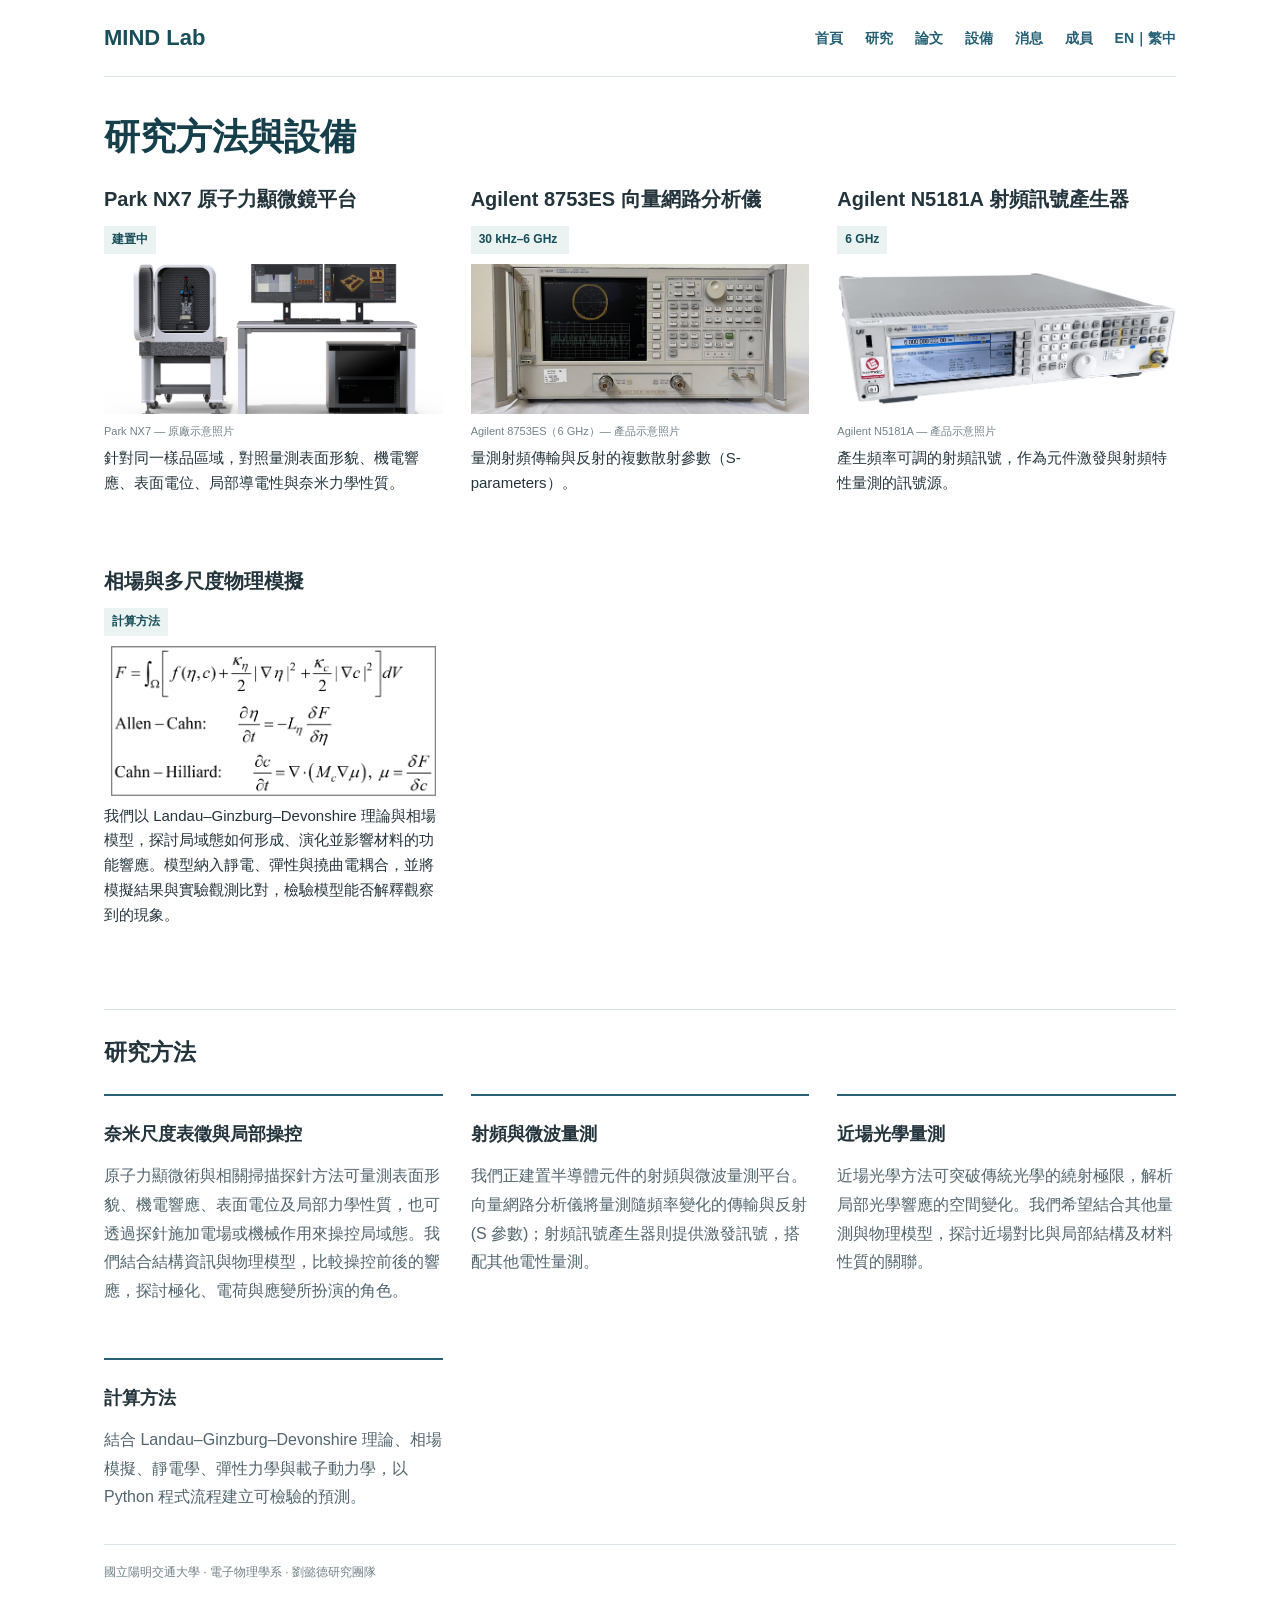
<file: zh/methods/index.html>
<!DOCTYPE html><html lang="zh-TW" data-ws-project="c8e0a126-163a-4d22-aa11-d516b1c1ab9a" data-ws-version="651" data-ws-last-published="2026-11-17T12:24:18.600Z"><head><link rel="stylesheet" type="text/css" href="/assets/static/app_generated_index-6937cd5a.Dw6pdKZA.css"><meta charSet="UTF-8"/><meta name="viewport" content="width=device-width,initial-scale=1"/><meta property="og:url" content="https://yideliou-collab.github.io/zh/methods/"/><meta property="og:title" content="設備｜MIND Lab"/><meta property="og:type" content="website"/><meta name="robots" content="noindex, nofollow"/><meta property="twitter:card" content="summary_large_image"/><title>設備｜MIND Lab</title></head><body class="w-element c1nkpzbt c15g4lht c10k6m9l c1oz6toz cfqyz3f ck6hsc4 c1c2vlss c1obfwar cjo61un cyhn743 c1w4n21j c196nugc cgx13iu c1lqsfhd cqpq8ei crn6k3o"><div style="display:contents"><div style="display:contents"><div class="w-element c1b3g56h clz0l34 c1cd2ch2 cgoimf c1q8wq1k c1bqcqkq c182ulva cup9ccp cg2h93l crn6k3o c1tndjim c171qmim c1aihjsv"><a class="w-element c2y9dsc c1a9btox c3fdttl c1dq84f0 cuuvrox ciquy6s c10k6m9l c1gcxp9c c11da55r" href="/zh">MIND Lab</a><a class="w-element c1lwc55g c1m1s0nh c1dq84f0 cuuvrox ciquy6s cnhy4my c182ulva c15ikd85 cg2h93l c1gcxp9c c11da55r" href="/zh">首頁</a><a class="w-element c1lwc55g c1m1s0nh c1dq84f0 cuuvrox ciquy6s cnhy4my c182ulva c15ikd85 cg2h93l c1gcxp9c c11da55r" href="/zh/research">研究</a><a class="w-element c1lwc55g c1m1s0nh c1dq84f0 cuuvrox ciquy6s cnhy4my c182ulva c15ikd85 cg2h93l c1gcxp9c c11da55r" href="/zh/publications">論文</a><a aria-current="page" class="w-element c1lwc55g c1m1s0nh c1dq84f0 cuuvrox ciquy6s cnhy4my c182ulva c15ikd85 cg2h93l c1gcxp9c c11da55r active" href="/zh/methods">設備</a><a class="w-element c1lwc55g c1m1s0nh c1dq84f0 cuuvrox ciquy6s cnhy4my c182ulva c15ikd85 cg2h93l c1gcxp9c c11da55r" href="/zh/news">消息</a><a class="w-element c1lwc55g c1m1s0nh c1dq84f0 cuuvrox ciquy6s cnhy4my c182ulva c15ikd85 cg2h93l c1gcxp9c c11da55r" href="/zh/people">成員</a><a class="w-element c1lwc55g c1m1s0nh c1dq84f0 cuuvrox ciquy6s cnhy4my c182ulva c15ikd85 cg2h93l c1gcxp9c c11da55r c1hxsp0y" href="/">EN｜繁中</a></div></div></div><h1 class="w-element c8l51dr ck1wj3c c171qmim c1aimh8j c17stav c1cfbki4 crlc73f cf2qjc7">研究方法與設備</h1><div class="w-element crn6k3o ck6hsc4 c182ulva c1vhip6m cg2h93l cwvkmmb"><div class="w-element ccfk0sf c1mpshza c1fqnp6q chrhvt9"><div class="w-element c10bke2q ck6hsc4 c182ulva c149o4jw cg2h93l"><h3 class="w-element c5t5udt c171qmim cnlyjlv c1mwk7k2 c17stav c14z9gk9 crlc73f">Park NX7 原子力顯微鏡平台</h3><p class="w-element c1k78frf c10jlqkv c15g4lht c17stav c1the254 crlc73f c1lwc55g c3fdttl c1vv63bs c171qmim cnhy4my c1ltn3pt c15ikd85 c1sqnkcp">建置中</p><img class="w-image c16yrg8n c1w4n21j cyfhw5m cohd42r c15g4lht c17stav c1c30uv crlc73f" alt="Park Systems NX7 atomic force microscope; manufacturer reference image, not a photograph of the laboratory instrument." width="960" height="540" sizes="100vw" srcSet="/assets/park-nx7-official_l0O9DXM20WQrCTEpW_QOI.jpg 16w, /assets/park-nx7-official_l0O9DXM20WQrCTEpW_QOI.jpg 32w, /assets/park-nx7-official_l0O9DXM20WQrCTEpW_QOI.jpg 48w, /assets/park-nx7-official_l0O9DXM20WQrCTEpW_QOI.jpg 64w, /assets/park-nx7-official_l0O9DXM20WQrCTEpW_QOI.jpg 96w, /assets/park-nx7-official_l0O9DXM20WQrCTEpW_QOI.jpg 128w, /assets/park-nx7-official_l0O9DXM20WQrCTEpW_QOI.jpg 256w, /assets/park-nx7-official_l0O9DXM20WQrCTEpW_QOI.jpg 384w, /assets/park-nx7-official_l0O9DXM20WQrCTEpW_QOI.jpg 640w, /assets/park-nx7-official_l0O9DXM20WQrCTEpW_QOI.jpg 750w, /assets/park-nx7-official_l0O9DXM20WQrCTEpW_QOI.jpg 828w, /assets/park-nx7-official_l0O9DXM20WQrCTEpW_QOI.jpg 1080w, /assets/park-nx7-official_l0O9DXM20WQrCTEpW_QOI.jpg 1200w, /assets/park-nx7-official_l0O9DXM20WQrCTEpW_QOI.jpg 1920w" src="/assets/park-nx7-official_l0O9DXM20WQrCTEpW_QOI.jpg" decoding="async" loading="lazy"/><p class="w-element c1j2ltxy czhv403 c1bebcon">Park NX7 — 原廠示意照片</p><p class="w-element cbiqnaf c1lqsfhd cjyjcem c17stav c14z9gk9 crlc73f">針對同一樣品區域，對照量測表面形貌、機電響應、表面電位、局部導電性與奈米力學性質。</p></div><div class="w-element c10bke2q ck6hsc4 c182ulva c149o4jw cg2h93l"><h3 class="w-element c5t5udt c171qmim cnlyjlv c1mwk7k2 c17stav c14z9gk9 crlc73f">Agilent 8753ES 向量網路分析儀</h3><p class="w-element c1k78frf c10jlqkv c15g4lht c17stav c1the254 crlc73f c1lwc55g c3fdttl c1vv63bs c171qmim cnhy4my c1ltn3pt c15ikd85">30 kHz–6 GHz </p><img class="w-image c16yrg8n c1w4n21j cyfhw5m cohd42r c15g4lht c17stav c1c30uv crlc73f" alt="Agilent 8753ES S-parameter network analyzer with 6 GHz Option 006; representative product image from Bridge Tronic, not the laboratory unit." width="800" height="600" sizes="100vw" srcSet="/assets/agilent-8753es-6ghz-reference_K-c-x_hyTY9TzoVY0APRJ.jpg 16w, /assets/agilent-8753es-6ghz-reference_K-c-x_hyTY9TzoVY0APRJ.jpg 32w, /assets/agilent-8753es-6ghz-reference_K-c-x_hyTY9TzoVY0APRJ.jpg 48w, /assets/agilent-8753es-6ghz-reference_K-c-x_hyTY9TzoVY0APRJ.jpg 64w, /assets/agilent-8753es-6ghz-reference_K-c-x_hyTY9TzoVY0APRJ.jpg 96w, /assets/agilent-8753es-6ghz-reference_K-c-x_hyTY9TzoVY0APRJ.jpg 128w, /assets/agilent-8753es-6ghz-reference_K-c-x_hyTY9TzoVY0APRJ.jpg 256w, /assets/agilent-8753es-6ghz-reference_K-c-x_hyTY9TzoVY0APRJ.jpg 384w, /assets/agilent-8753es-6ghz-reference_K-c-x_hyTY9TzoVY0APRJ.jpg 640w, /assets/agilent-8753es-6ghz-reference_K-c-x_hyTY9TzoVY0APRJ.jpg 750w, /assets/agilent-8753es-6ghz-reference_K-c-x_hyTY9TzoVY0APRJ.jpg 828w, /assets/agilent-8753es-6ghz-reference_K-c-x_hyTY9TzoVY0APRJ.jpg 1080w, /assets/agilent-8753es-6ghz-reference_K-c-x_hyTY9TzoVY0APRJ.jpg 1200w, /assets/agilent-8753es-6ghz-reference_K-c-x_hyTY9TzoVY0APRJ.jpg 1920w" src="/assets/agilent-8753es-6ghz-reference_K-c-x_hyTY9TzoVY0APRJ.jpg" decoding="async" loading="lazy"/><p class="w-element c1j2ltxy czhv403 c1bebcon">Agilent 8753ES（6 GHz）— 產品示意照片</p><p class="w-element cbiqnaf c1lqsfhd cjyjcem c17stav c14z9gk9 crlc73f">量測射頻傳輸與反射的複數散射參數（S-parameters）。</p></div><div class="w-element c10bke2q ck6hsc4 c182ulva c149o4jw cg2h93l"><h3 class="w-element c5t5udt c171qmim cnlyjlv c1mwk7k2 c17stav c14z9gk9 crlc73f">Agilent N5181A 射頻訊號產生器</h3><p class="w-element c1k78frf c10jlqkv c15g4lht c17stav c1the254 crlc73f c1lwc55g c3fdttl c1vv63bs c171qmim cnhy4my c1ltn3pt c15ikd85">6 GHz</p><img class="w-image c16yrg8n c1w4n21j cyfhw5m cciw65o c15g4lht c17stav c1c30uv crlc73f" alt="Agilent N5181A MXG RF analog signal generator; representative product image from Leasametric, not the laboratory unit." width="1390" height="557" sizes="100vw" srcSet="/assets/agilent-n5181a-reference_XZVbNrkFbppfUWnLR_6p6.png 16w, /assets/agilent-n5181a-reference_XZVbNrkFbppfUWnLR_6p6.png 32w, /assets/agilent-n5181a-reference_XZVbNrkFbppfUWnLR_6p6.png 48w, /assets/agilent-n5181a-reference_XZVbNrkFbppfUWnLR_6p6.png 64w, /assets/agilent-n5181a-reference_XZVbNrkFbppfUWnLR_6p6.png 96w, /assets/agilent-n5181a-reference_XZVbNrkFbppfUWnLR_6p6.png 128w, /assets/agilent-n5181a-reference_XZVbNrkFbppfUWnLR_6p6.png 256w, /assets/agilent-n5181a-reference_XZVbNrkFbppfUWnLR_6p6.png 384w, /assets/agilent-n5181a-reference_XZVbNrkFbppfUWnLR_6p6.png 640w, /assets/agilent-n5181a-reference_XZVbNrkFbppfUWnLR_6p6.png 750w, /assets/agilent-n5181a-reference_XZVbNrkFbppfUWnLR_6p6.png 828w, /assets/agilent-n5181a-reference_XZVbNrkFbppfUWnLR_6p6.png 1080w, /assets/agilent-n5181a-reference_XZVbNrkFbppfUWnLR_6p6.png 1200w, /assets/agilent-n5181a-reference_XZVbNrkFbppfUWnLR_6p6.png 1920w, /assets/agilent-n5181a-reference_XZVbNrkFbppfUWnLR_6p6.png 2048w, /assets/agilent-n5181a-reference_XZVbNrkFbppfUWnLR_6p6.png 3840w" src="/assets/agilent-n5181a-reference_XZVbNrkFbppfUWnLR_6p6.png" decoding="async" loading="lazy"/><p class="w-element c1j2ltxy czhv403 c1bebcon">Agilent N5181A — 產品示意照片</p><p class="w-element cbiqnaf c1lqsfhd cjyjcem c17stav c14z9gk9 crlc73f">產生頻率可調的射頻訊號，作為元件激發與射頻特性量測的訊號源。</p></div><div class="w-element c10bke2q ck6hsc4 c182ulva c149o4jw cg2h93l"><h3 class="w-element c5t5udt c171qmim cnlyjlv c1mwk7k2 c17stav c14z9gk9 crlc73f">相場與多尺度物理模擬</h3><p class="w-element c1k78frf c10jlqkv c15g4lht c17stav c1the254 crlc73f c1lwc55g c3fdttl c1vv63bs c171qmim cnhy4my c1ltn3pt c15ikd85">計算方法</p><img class="w-image c16yrg8n c1w4n21j cyfhw5m cciw65o c15g4lht c17stav c1c30uv crlc73f" alt="" width="2759" height="1273" sizes="100vw" srcSet="/assets/圖片1_uBombUX3EpCfEDe-kL7hx.png 16w, /assets/圖片1_uBombUX3EpCfEDe-kL7hx.png 32w, /assets/圖片1_uBombUX3EpCfEDe-kL7hx.png 48w, /assets/圖片1_uBombUX3EpCfEDe-kL7hx.png 64w, /assets/圖片1_uBombUX3EpCfEDe-kL7hx.png 96w, /assets/圖片1_uBombUX3EpCfEDe-kL7hx.png 128w, /assets/圖片1_uBombUX3EpCfEDe-kL7hx.png 256w, /assets/圖片1_uBombUX3EpCfEDe-kL7hx.png 384w, /assets/圖片1_uBombUX3EpCfEDe-kL7hx.png 640w, /assets/圖片1_uBombUX3EpCfEDe-kL7hx.png 750w, /assets/圖片1_uBombUX3EpCfEDe-kL7hx.png 828w, /assets/圖片1_uBombUX3EpCfEDe-kL7hx.png 1080w, /assets/圖片1_uBombUX3EpCfEDe-kL7hx.png 1200w, /assets/圖片1_uBombUX3EpCfEDe-kL7hx.png 1920w, /assets/圖片1_uBombUX3EpCfEDe-kL7hx.png 2048w, /assets/圖片1_uBombUX3EpCfEDe-kL7hx.png 3840w" src="/assets/圖片1_uBombUX3EpCfEDe-kL7hx.png" decoding="async" loading="lazy"/><p class="w-element cbiqnaf c1lqsfhd cjyjcem c17stav c14z9gk9 crlc73f">我們以 Landau–Ginzburg–Devonshire 理論與相場模型，探討局域態如何形成、演化並影響材料的功能響應。模型納入靜電、彈性與撓曲電耦合，並將模擬結果與實驗觀測比對，檢驗模型能否解釋觀察到的現象。</p></div></div></div><h2 class="w-element cpt0335 c171qmim c1n7si5u c17stav cmk2tjm crlc73f cnlg16i cemyfeo">研究方法</h2><div class="w-element ccfk0sf c1mpshza c1fqnp6q chrhvt9 c1bebcon"><div class="w-element cnlg16i c182ulva c10hhswe cg2h93l c10bke2q coyihl0"><h3 class="w-element c1mcrm6f c171qmim c15g4lht c17stav c14z9gk9 crlc73f">奈米尺度表徵與局部操控</h3><p class="w-element cgx13iu c14s01i6 c1gnd6j4 c1bebcon">原子力顯微術與相關掃描探針方法可量測表面形貌、機電響應、表面電位及局部力學性質，也可透過探針施加電場或機械作用來操控局域態。我們結合結構資訊與物理模型，比較操控前後的響應，探討極化、電荷與應變所扮演的角色。</p></div><div class="w-element cnlg16i c182ulva c10hhswe cg2h93l c10bke2q coyihl0"><h3 class="w-element c1mcrm6f c171qmim c15g4lht c17stav c14z9gk9 crlc73f">射頻與微波量測</h3><p class="w-element cgx13iu c14s01i6 c1gnd6j4 c1bebcon">我們正建置半導體元件的射頻與微波量測平台。向量網路分析儀將量測隨頻率變化的傳輸與反射(S 參數)；射頻訊號產生器則提供激發訊號，搭配其他電性量測。</p></div><div class="w-element cnlg16i c182ulva c10hhswe cg2h93l c10bke2q coyihl0"><h3 class="w-element c1mcrm6f c171qmim c15g4lht c17stav c14z9gk9 crlc73f">近場光學量測</h3><p class="w-element cgx13iu c14s01i6 c1gnd6j4 c1bebcon">近場光學方法可突破傳統光學的繞射極限，解析局部光學響應的空間變化。我們希望結合其他量測與物理模型，探討近場對比與局部結構及材料性質的關聯。</p></div><div class="w-element cnlg16i c182ulva c10hhswe cg2h93l c10bke2q coyihl0"><h3 class="w-element c1mcrm6f c171qmim c15g4lht c17stav c14z9gk9 crlc73f">計算方法</h3><p class="w-element cgx13iu c14s01i6 c1gnd6j4 c1bebcon">結合 Landau–Ginzburg–Devonshire 理論、相場模擬、靜電學、彈性力學與載子動力學，以 Python 程式流程建立可檢驗的預測。</p></div></div><p class="w-element c1k78frf czhv403 c1dcjkx0 c1xdccz4 c182ulva cf6fbeh cg2h93l c17stav c1oz6toz crlc73f cemyfeo">國立陽明交通大學 · 電子物理學系 · 劉懿德研究團隊</p><script id="vike_pageContext" type="application/json">{"pageId":"\/pages\/zh\/methods","routeParams":{},"data":{"url":"https:\/\/url\/zh\/methods","system":{"params":{},"search":{},"origin":"https:\/\/url","pathname":"\/zh\/methods"},"resources":{},"pageMeta":{"title":"設備｜MIND Lab","description":"","excludePageFromSearch":true,"language":"zh-TW","socialImageAssetName":"!undefined","socialImageUrl":"","status":"!undefined","redirect":"","content":"","custom":[]}}}</script><script id="vike_globalContext" type="application/json">{}</script><script src="/assets/entries/entry-server-routing.CaqgKOhI.js" type="module" async></script><link rel="modulepreload" href="/assets/entries/pages_zh_methods.BN71IL2k.js" as="script" type="text/javascript"><link rel="modulepreload" href="/assets/chunks/chunk-DzocO-KL.js" as="script" type="text/javascript"><link rel="modulepreload" href="/assets/chunks/chunk-DbGg-k5T.js" as="script" type="text/javascript"></body></html>
</file>
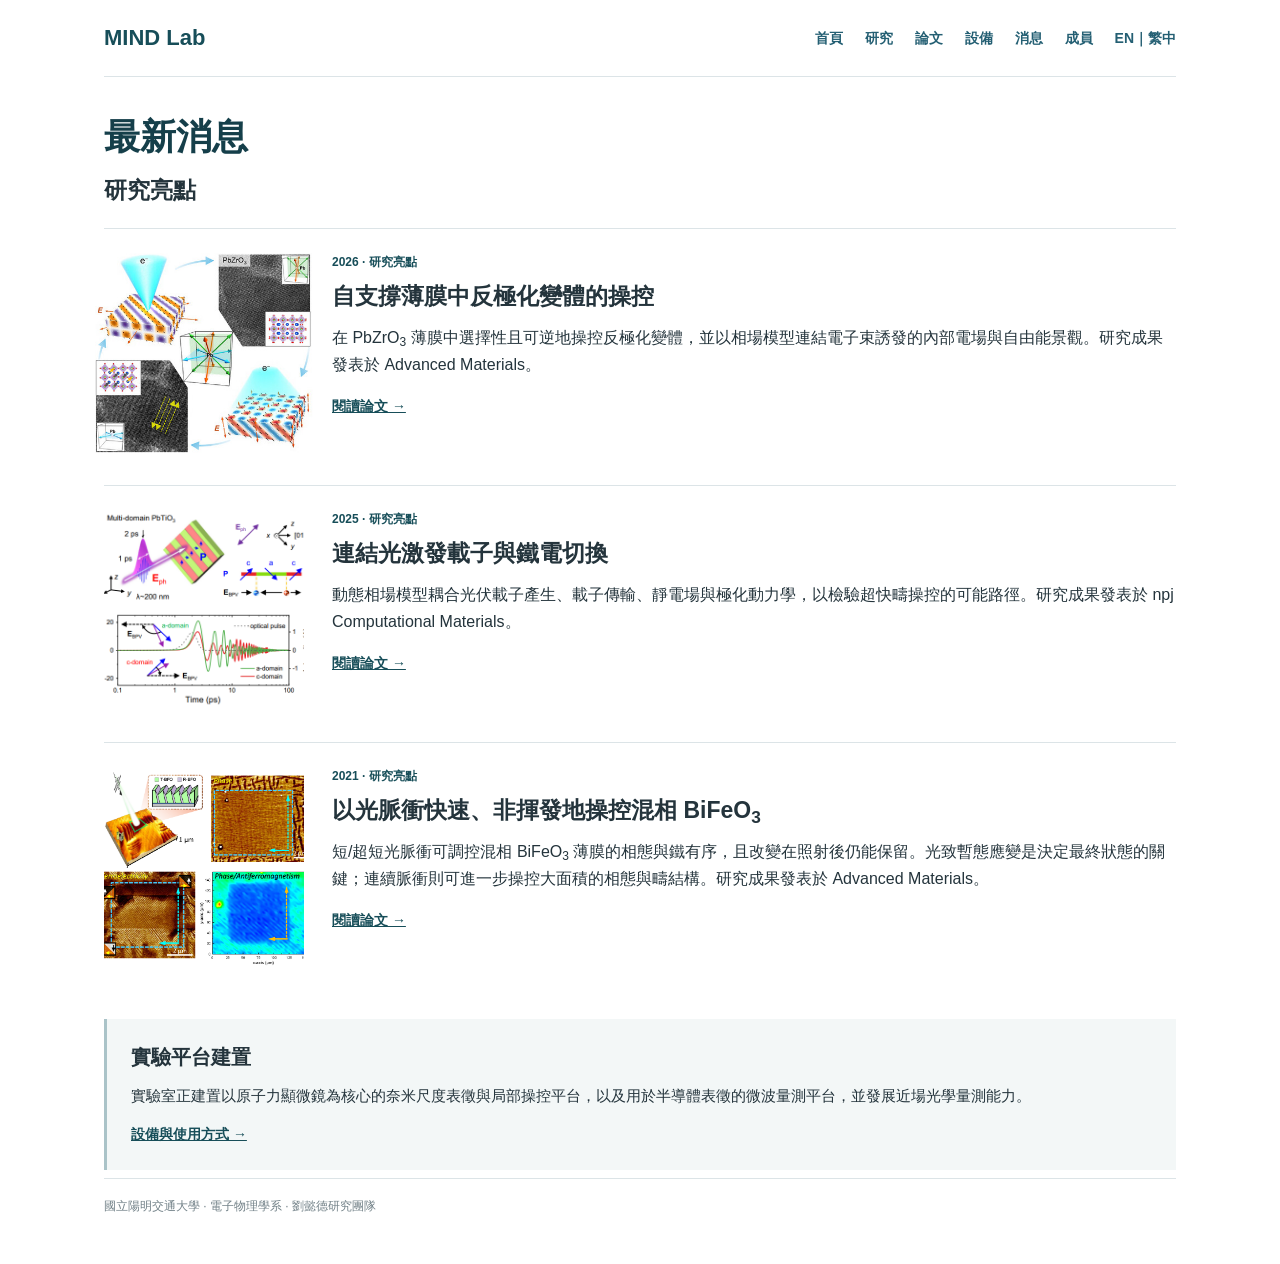
<file: zh/news/index.html>
<!DOCTYPE html><html lang="zh-TW" data-ws-project="c8e0a126-163a-4d22-aa11-d516b1c1ab9a" data-ws-version="651" data-ws-last-published="2026-11-17T12:24:18.600Z"><head><link rel="stylesheet" type="text/css" href="/assets/static/app_generated_index-6937cd5a.Dw6pdKZA.css"><meta charSet="UTF-8"/><meta name="viewport" content="width=device-width,initial-scale=1"/><meta property="og:url" content="https://yideliou-collab.github.io/zh/news/"/><meta property="og:title" content="消息｜MIND Lab"/><meta property="og:type" content="website"/><meta name="robots" content="noindex, nofollow"/><meta property="twitter:card" content="summary_large_image"/><title>消息｜MIND Lab</title></head><body class="w-element c1nkpzbt c15g4lht c10k6m9l c1oz6toz cfqyz3f ck6hsc4 c1c2vlss c1obfwar cjo61un cyhn743 c1w4n21j c196nugc cgx13iu c1lqsfhd cqpq8ei crn6k3o"><div style="display:contents"><div style="display:contents"><div class="w-element c1b3g56h clz0l34 c1cd2ch2 cgoimf c1q8wq1k c1bqcqkq c182ulva cup9ccp cg2h93l crn6k3o c1tndjim c171qmim c1aihjsv"><a class="w-element c2y9dsc c1a9btox c3fdttl c1dq84f0 cuuvrox ciquy6s c10k6m9l c1gcxp9c c11da55r" href="/zh">MIND Lab</a><a class="w-element c1lwc55g c1m1s0nh c1dq84f0 cuuvrox ciquy6s cnhy4my c182ulva c15ikd85 cg2h93l c1gcxp9c c11da55r" href="/zh">首頁</a><a class="w-element c1lwc55g c1m1s0nh c1dq84f0 cuuvrox ciquy6s cnhy4my c182ulva c15ikd85 cg2h93l c1gcxp9c c11da55r" href="/zh/research">研究</a><a class="w-element c1lwc55g c1m1s0nh c1dq84f0 cuuvrox ciquy6s cnhy4my c182ulva c15ikd85 cg2h93l c1gcxp9c c11da55r" href="/zh/publications">論文</a><a class="w-element c1lwc55g c1m1s0nh c1dq84f0 cuuvrox ciquy6s cnhy4my c182ulva c15ikd85 cg2h93l c1gcxp9c c11da55r" href="/zh/methods">設備</a><a aria-current="page" class="w-element c1lwc55g c1m1s0nh c1dq84f0 cuuvrox ciquy6s cnhy4my c182ulva c15ikd85 cg2h93l c1gcxp9c c11da55r active" href="/zh/news">消息</a><a class="w-element c1lwc55g c1m1s0nh c1dq84f0 cuuvrox ciquy6s cnhy4my c182ulva c15ikd85 cg2h93l c1gcxp9c c11da55r" href="/zh/people">成員</a><a class="w-element c1lwc55g c1m1s0nh c1dq84f0 cuuvrox ciquy6s cnhy4my c182ulva c15ikd85 cg2h93l c1gcxp9c c11da55r c1hxsp0y" href="/">EN｜繁中</a></div></div></div><h1 class="w-element c8l51dr ck1wj3c c171qmim c1aimh8j c17stav c1cfbki4 crlc73f cf2qjc7">最新消息</h1><h2 class="w-element cpt0335 c15g4lht c17stav c173lvgs crlc73f c171qmim">研究亮點</h2><div class="w-element c1b3g56h cgoimf c1qjcgdg c1fqnp6q chrhvt9 cnlg16i c182ulva c10hhswe cg2h93l cemyfeo"><div class="w-element c1ycu8mq c13td7qo cne50he cq07wqq ca8xe48 cyz7kjk"><img class="w-image c16yrg8n c1k8e926 cvjfcn cohd42r c15g4lht c17stav c1c30uv crlc73f cq07wqq c13zh8w1 c1wx398r c11pojxg cm10ws7 cc8nrxe c1yf77sk" alt="" width="1000" height="1000" sizes="100vw" srcSet="/assets/adma71439-gra-0001-m_UnYCwhIrJWYM9ax9vzMTb.jpg 16w, /assets/adma71439-gra-0001-m_UnYCwhIrJWYM9ax9vzMTb.jpg 32w, /assets/adma71439-gra-0001-m_UnYCwhIrJWYM9ax9vzMTb.jpg 48w, /assets/adma71439-gra-0001-m_UnYCwhIrJWYM9ax9vzMTb.jpg 64w, /assets/adma71439-gra-0001-m_UnYCwhIrJWYM9ax9vzMTb.jpg 96w, /assets/adma71439-gra-0001-m_UnYCwhIrJWYM9ax9vzMTb.jpg 128w, /assets/adma71439-gra-0001-m_UnYCwhIrJWYM9ax9vzMTb.jpg 256w, /assets/adma71439-gra-0001-m_UnYCwhIrJWYM9ax9vzMTb.jpg 384w, /assets/adma71439-gra-0001-m_UnYCwhIrJWYM9ax9vzMTb.jpg 640w, /assets/adma71439-gra-0001-m_UnYCwhIrJWYM9ax9vzMTb.jpg 750w, /assets/adma71439-gra-0001-m_UnYCwhIrJWYM9ax9vzMTb.jpg 828w, /assets/adma71439-gra-0001-m_UnYCwhIrJWYM9ax9vzMTb.jpg 1080w, /assets/adma71439-gra-0001-m_UnYCwhIrJWYM9ax9vzMTb.jpg 1200w, /assets/adma71439-gra-0001-m_UnYCwhIrJWYM9ax9vzMTb.jpg 1920w, /assets/adma71439-gra-0001-m_UnYCwhIrJWYM9ax9vzMTb.jpg 2048w" src="/assets/adma71439-gra-0001-m_UnYCwhIrJWYM9ax9vzMTb.jpg" decoding="async" loading="lazy"/></div><div class="w-element c1chq6pe ciuk7wl c10jiy5w c10bke2q"><p class="w-element c1k78frf c171qmim c3fdttl c15g4lht c17stav c1c30uv crlc73f">2026 · 研究亮點</p><h2 class="w-element cpt0335 c171qmim cnlyjlv c15g4lht c17stav c14z9gk9 crlc73f">自支撐薄膜中反極化變體的操控</h2><p class="w-element cgx13iu cyw41ru c15g4lht c17stav c1cfbki4 crlc73f">在 PbZrO<sub class="w-element">3</sub> 薄膜中選擇性且可逆地操控反極化變體，並以相場模型連結電子束誘發的內部電場與自由能景觀。研究成果發表於 Advanced Materials。</p><a href="https://doi.org/10.1002/adma.202519717" class="w-element c1tndjim c171qmim c3fdttl">閱讀論文 →</a></div></div><div class="w-element c1b3g56h cgoimf c1qjcgdg c1fqnp6q chrhvt9 cnlg16i c182ulva c10hhswe cg2h93l cemyfeo"><div class="w-element c1ycu8mq c13td7qo cne50he cq07wqq cyz7kjk"><img class="w-image c16yrg8n c1k8e926 cvjfcn cohd42r c15g4lht c17stav c1c30uv crlc73f cm10ws7 cc8nrxe c1yf77sk" alt="" width="482" height="420" sizes="100vw" srcSet="/assets/未命名_M-Dhfn6c440DBs8FZZ40w.png 16w, /assets/未命名_M-Dhfn6c440DBs8FZZ40w.png 32w, /assets/未命名_M-Dhfn6c440DBs8FZZ40w.png 48w, /assets/未命名_M-Dhfn6c440DBs8FZZ40w.png 64w, /assets/未命名_M-Dhfn6c440DBs8FZZ40w.png 96w, /assets/未命名_M-Dhfn6c440DBs8FZZ40w.png 128w, /assets/未命名_M-Dhfn6c440DBs8FZZ40w.png 256w, /assets/未命名_M-Dhfn6c440DBs8FZZ40w.png 384w, /assets/未命名_M-Dhfn6c440DBs8FZZ40w.png 640w, /assets/未命名_M-Dhfn6c440DBs8FZZ40w.png 750w, /assets/未命名_M-Dhfn6c440DBs8FZZ40w.png 828w, /assets/未命名_M-Dhfn6c440DBs8FZZ40w.png 1080w" src="/assets/未命名_M-Dhfn6c440DBs8FZZ40w.png" decoding="async" loading="lazy"/></div><div class="w-element c1chq6pe ciuk7wl c10jiy5w c10bke2q"><p class="w-element c1k78frf c171qmim c3fdttl c15g4lht c17stav c1c30uv crlc73f">2025 · 研究亮點</p><h2 class="w-element cpt0335 c171qmim cnlyjlv c15g4lht c17stav c14z9gk9 crlc73f">連結光激發載子與鐵電切換</h2><p class="w-element cgx13iu cyw41ru c15g4lht c17stav c1cfbki4 crlc73f">動態相場模型耦合光伏載子產生、載子傳輸、靜電場與極化動力學，以檢驗超快疇操控的可能路徑。研究成果發表於 npj Computational Materials。</p><a href="https://doi.org/10.1038/s41524-025-01556-y" class="w-element c1tndjim c171qmim c3fdttl">閱讀論文 →</a></div></div><div class="w-element c1b3g56h cgoimf c1qjcgdg c1fqnp6q chrhvt9 cnlg16i c182ulva c10hhswe cg2h93l cemyfeo"><div class="w-element c1ycu8mq c13td7qo cne50he cq07wqq cyz7kjk"><img class="w-image c16yrg8n c1k8e926 cvjfcn cohd42r c15g4lht c17stav c1c30uv crlc73f cm10ws7 cc8nrxe c1yf77sk" alt="" width="1529" height="1390" sizes="100vw" srcSet="/assets/TOC_ehNyqg0YE8a6l-Wfui4Ys.png 16w, /assets/TOC_ehNyqg0YE8a6l-Wfui4Ys.png 32w, /assets/TOC_ehNyqg0YE8a6l-Wfui4Ys.png 48w, /assets/TOC_ehNyqg0YE8a6l-Wfui4Ys.png 64w, /assets/TOC_ehNyqg0YE8a6l-Wfui4Ys.png 96w, /assets/TOC_ehNyqg0YE8a6l-Wfui4Ys.png 128w, /assets/TOC_ehNyqg0YE8a6l-Wfui4Ys.png 256w, /assets/TOC_ehNyqg0YE8a6l-Wfui4Ys.png 384w, /assets/TOC_ehNyqg0YE8a6l-Wfui4Ys.png 640w, /assets/TOC_ehNyqg0YE8a6l-Wfui4Ys.png 750w, /assets/TOC_ehNyqg0YE8a6l-Wfui4Ys.png 828w, /assets/TOC_ehNyqg0YE8a6l-Wfui4Ys.png 1080w, /assets/TOC_ehNyqg0YE8a6l-Wfui4Ys.png 1200w, /assets/TOC_ehNyqg0YE8a6l-Wfui4Ys.png 1920w, /assets/TOC_ehNyqg0YE8a6l-Wfui4Ys.png 2048w, /assets/TOC_ehNyqg0YE8a6l-Wfui4Ys.png 3840w" src="/assets/TOC_ehNyqg0YE8a6l-Wfui4Ys.png" decoding="async" loading="lazy"/></div><div class="w-element c1chq6pe ciuk7wl c10jiy5w c10bke2q"><p class="w-element c1k78frf c171qmim c3fdttl c15g4lht c17stav c1c30uv crlc73f">2021 · 研究亮點</p><h2 class="w-element cpt0335 c171qmim cnlyjlv c15g4lht c17stav c14z9gk9 crlc73f">以光脈衝快速、非揮發地操控混相 BiFeO<sub class="w-element">3</sub></h2><p class="w-element cgx13iu cyw41ru c15g4lht c17stav c1cfbki4 crlc73f">短/超短光脈衝可調控混相 BiFeO<sub class="w-element">3</sub> 薄膜的相態與鐵有序，且改變在照射後仍能保留。光致暫態應變是決定最終狀態的關鍵；連續脈衝則可進一步操控大面積的相態與疇結構。研究成果發表於 Advanced Materials。</p><a href="https://doi.org/10.1002/adma.202007264" class="w-element c1tndjim c171qmim c3fdttl">閱讀論文 →</a></div></div><div class="w-element c1r45bp c1c2vlss c1dk34i0 cjo61un c14cuqc4 c1whzydb cfi6z0s"><h2 class="w-element c5t5udt c171qmim c15g4lht c17stav c1the254 crlc73f">實驗平台建置</h2><p class="w-element cbiqnaf c15g4lht c17stav c14z9gk9 crlc73f">實驗室正建置以原子力顯微鏡為核心的奈米尺度表徵與局部操控平台，以及用於半導體表徵的微波量測平台，並發展近場光學量測能力。</p><a class="w-element c3fdttl c1tndjim c171qmim" href="/zh/methods">設備與使用方式 →</a></div><p class="w-element c1k78frf czhv403 c1dcjkx0 c1xdccz4 c182ulva cf6fbeh cg2h93l c17stav c1oz6toz crlc73f cemyfeo">國立陽明交通大學 · 電子物理學系 · 劉懿德研究團隊</p><script id="vike_pageContext" type="application/json">{"pageId":"\/pages\/zh\/news","routeParams":{},"data":{"url":"https:\/\/url\/zh\/news","system":{"params":{},"search":{},"origin":"https:\/\/url","pathname":"\/zh\/news"},"resources":{},"pageMeta":{"title":"消息｜MIND Lab","description":"","excludePageFromSearch":true,"language":"zh-TW","socialImageAssetName":"!undefined","socialImageUrl":"","status":"!undefined","redirect":"","content":"","custom":[]}}}</script><script id="vike_globalContext" type="application/json">{}</script><script src="/assets/entries/entry-server-routing.CaqgKOhI.js" type="module" async></script><link rel="modulepreload" href="/assets/entries/pages_zh_news.Cthc8qB3.js" as="script" type="text/javascript"><link rel="modulepreload" href="/assets/chunks/chunk-DzocO-KL.js" as="script" type="text/javascript"><link rel="modulepreload" href="/assets/chunks/chunk-DbGg-k5T.js" as="script" type="text/javascript"></body></html>
</file>
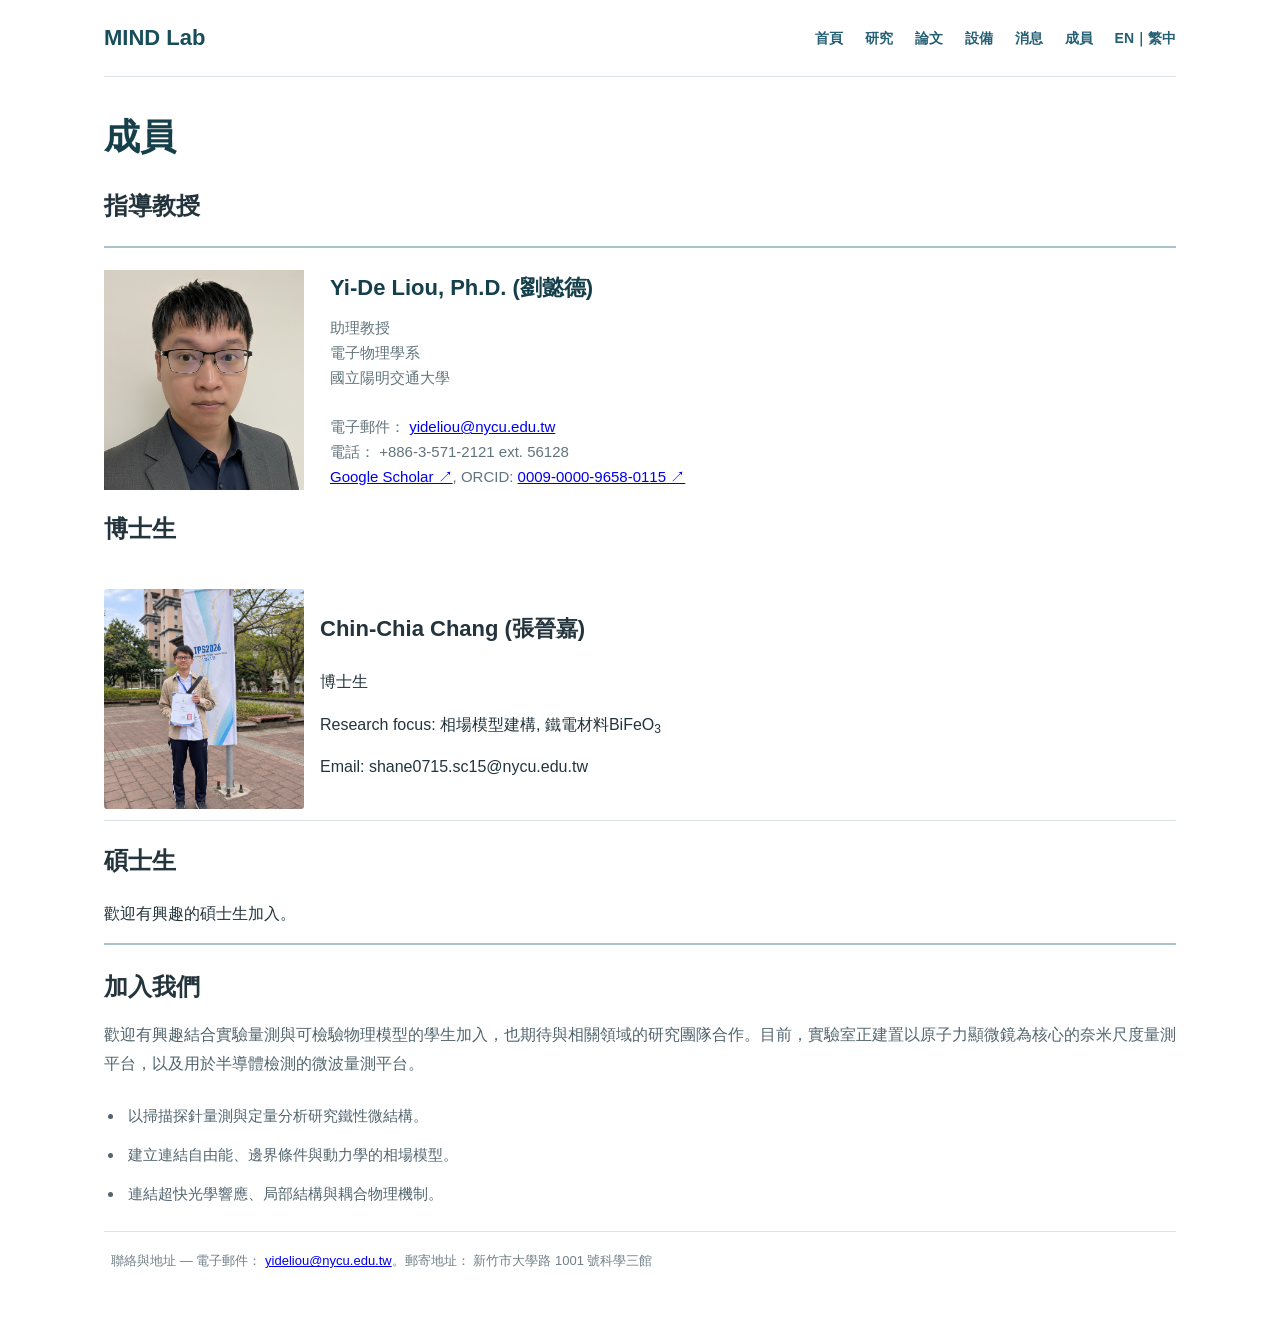
<file: zh/people/index.html>
<!DOCTYPE html><html lang="zh-TW" data-ws-project="c8e0a126-163a-4d22-aa11-d516b1c1ab9a" data-ws-version="651" data-ws-last-published="2026-11-17T12:24:18.600Z"><head><link rel="stylesheet" type="text/css" href="/assets/static/app_generated_index-6937cd5a.Dw6pdKZA.css"><meta charSet="UTF-8"/><meta name="viewport" content="width=device-width,initial-scale=1"/><meta property="og:url" content="https://yideliou-collab.github.io/zh/people/"/><meta property="og:title" content="成員｜MIND Lab"/><meta property="og:type" content="website"/><meta name="robots" content="noindex, nofollow"/><meta property="twitter:card" content="summary_large_image"/><title>成員｜MIND Lab</title></head><body class="w-element c1w4n21j c1nkpzbt c15g4lht c10k6m9l c1oz6toz cfqyz3f ck6hsc4 c1c2vlss c1obfwar cjo61un cyhn743 c196nugc cgx13iu c1lqsfhd cqpq8ei crn6k3o"><div style="display:contents"><div style="display:contents"><div class="w-element c1b3g56h clz0l34 c1cd2ch2 cgoimf c1q8wq1k c1bqcqkq c182ulva cup9ccp cg2h93l crn6k3o c1tndjim c171qmim c1aihjsv"><a class="w-element c2y9dsc c1a9btox c3fdttl c1dq84f0 cuuvrox ciquy6s c10k6m9l c1gcxp9c c11da55r" href="/zh">MIND Lab</a><a class="w-element c1lwc55g c1m1s0nh c1dq84f0 cuuvrox ciquy6s cnhy4my c182ulva c15ikd85 cg2h93l c1gcxp9c c11da55r" href="/zh">首頁</a><a class="w-element c1lwc55g c1m1s0nh c1dq84f0 cuuvrox ciquy6s cnhy4my c182ulva c15ikd85 cg2h93l c1gcxp9c c11da55r" href="/zh/research">研究</a><a class="w-element c1lwc55g c1m1s0nh c1dq84f0 cuuvrox ciquy6s cnhy4my c182ulva c15ikd85 cg2h93l c1gcxp9c c11da55r" href="/zh/publications">論文</a><a class="w-element c1lwc55g c1m1s0nh c1dq84f0 cuuvrox ciquy6s cnhy4my c182ulva c15ikd85 cg2h93l c1gcxp9c c11da55r" href="/zh/methods">設備</a><a class="w-element c1lwc55g c1m1s0nh c1dq84f0 cuuvrox ciquy6s cnhy4my c182ulva c15ikd85 cg2h93l c1gcxp9c c11da55r" href="/zh/news">消息</a><a aria-current="page" class="w-element c1lwc55g c1m1s0nh c1dq84f0 cuuvrox ciquy6s cnhy4my c182ulva c15ikd85 cg2h93l c1gcxp9c c11da55r active" href="/zh/people">成員</a><a class="w-element c1lwc55g c1m1s0nh c1dq84f0 cuuvrox ciquy6s cnhy4my c182ulva c15ikd85 cg2h93l c1gcxp9c c11da55r c1hxsp0y" href="/">EN｜繁中</a></div></div></div><h1 class="w-element c8l51dr ck1wj3c c171qmim c1aimh8j c17stav ce9veb4 crlc73f cf2qjc7">成員</h1><h2 class="w-element">指導教授</h2><div class="w-element c16yrg8n c1r1tsey c14kk6it cxyyk9l"><div class="w-element c10bke2q c1r45bp c182ulva cf6fbeh cg2h93l c6v7inb"><img class="w-image c16yrg8n c1k8e926 cpy0l1t cohd42r c15g4lht c1p5tzeg c14z9gk9 crlc73f cq07wqq c1vhgnyi cvfic2b c1nsxupa cd8ggmv chcce6p" alt="" width="750" height="954" sizes="100vw" srcSet="/assets/photo_1_WIg8y225rUOwh8Z-RyX3U.png 16w, /assets/photo_1_WIg8y225rUOwh8Z-RyX3U.png 32w, /assets/photo_1_WIg8y225rUOwh8Z-RyX3U.png 48w, /assets/photo_1_WIg8y225rUOwh8Z-RyX3U.png 64w, /assets/photo_1_WIg8y225rUOwh8Z-RyX3U.png 96w, /assets/photo_1_WIg8y225rUOwh8Z-RyX3U.png 128w, /assets/photo_1_WIg8y225rUOwh8Z-RyX3U.png 256w, /assets/photo_1_WIg8y225rUOwh8Z-RyX3U.png 384w, /assets/photo_1_WIg8y225rUOwh8Z-RyX3U.png 640w, /assets/photo_1_WIg8y225rUOwh8Z-RyX3U.png 750w, /assets/photo_1_WIg8y225rUOwh8Z-RyX3U.png 828w, /assets/photo_1_WIg8y225rUOwh8Z-RyX3U.png 1080w, /assets/photo_1_WIg8y225rUOwh8Z-RyX3U.png 1200w, /assets/photo_1_WIg8y225rUOwh8Z-RyX3U.png 1920w" src="/assets/photo_1_WIg8y225rUOwh8Z-RyX3U.png" decoding="async" loading="lazy"/><h2 class="w-element c2y9dsc c171qmim c15g4lht c17stav c1the254 crlc73f cf2qjc7 c1fajaii">Yi-De Liou, Ph.D. (劉懿德)</h2><p class="w-element cbiqnaf c1lqsfhd c1by56j3 c15g4lht c17stav c173lvgs crlc73f">助理教授<br/>電子物理學系<br/>國立陽明交通大學<br/><br/>電子郵件： <a class="w-element" href="#">yideliou@nycu.edu.tw</a><br/>電話： +886-3-571-2121 ext. 56128<a href="https://scholar.google.com.tw/citations?user=AK5vTYUAAAAJ&amp;hl=zh-TW&amp;oi=ao" class="w-element"><br/>Google Scholar ↗</a>, ORCID: <a href="https://orcid.org/0009-0000-9658-0115" class="w-element">0009-0000-9658-0115 ↗</a><br/></p><h2 class="w-element">博士生</h2><div class="w-element c51lndp c1bqcqkq c182ulva c10hhswe c1xu5v3f c1ebbbq0 c15me7n8 czv1mhw cx9g1vb c1xqinza cfmurry c1qw928r"><img class="w-image c1yhvdss c1k8e926 cpy0l1t c1ahotpx cohd42r cv6wise c88ye82 c105qrrp c192jqtf c11casgr c1dtobnm cehlcyi c17i8y0e c1bebcon cxbkdfj c3wiw2x chcce6p c180zgpg csip0rq c199i2o6 c9edcmz c12gglrv c1szgyrs" alt="" width="1086" height="1448" sizes="100vw" srcSet="/assets/S__221904900_kQxa7tnvBvt3_ID3iUVmQ.jpg 16w, /assets/S__221904900_kQxa7tnvBvt3_ID3iUVmQ.jpg 32w, /assets/S__221904900_kQxa7tnvBvt3_ID3iUVmQ.jpg 48w, /assets/S__221904900_kQxa7tnvBvt3_ID3iUVmQ.jpg 64w, /assets/S__221904900_kQxa7tnvBvt3_ID3iUVmQ.jpg 96w, /assets/S__221904900_kQxa7tnvBvt3_ID3iUVmQ.jpg 128w, /assets/S__221904900_kQxa7tnvBvt3_ID3iUVmQ.jpg 256w, /assets/S__221904900_kQxa7tnvBvt3_ID3iUVmQ.jpg 384w, /assets/S__221904900_kQxa7tnvBvt3_ID3iUVmQ.jpg 640w, /assets/S__221904900_kQxa7tnvBvt3_ID3iUVmQ.jpg 750w, /assets/S__221904900_kQxa7tnvBvt3_ID3iUVmQ.jpg 828w, /assets/S__221904900_kQxa7tnvBvt3_ID3iUVmQ.jpg 1080w, /assets/S__221904900_kQxa7tnvBvt3_ID3iUVmQ.jpg 1200w, /assets/S__221904900_kQxa7tnvBvt3_ID3iUVmQ.jpg 1920w, /assets/S__221904900_kQxa7tnvBvt3_ID3iUVmQ.jpg 2048w, /assets/S__221904900_kQxa7tnvBvt3_ID3iUVmQ.jpg 3840w" src="/assets/S__221904900_kQxa7tnvBvt3_ID3iUVmQ.jpg" decoding="async" loading="lazy"/><h3 class="w-element c2y9dsc c1fajaii">Chin-Chia Chang (張晉嘉)</h3><p class="w-element">博士生</p><p class="w-element">Research focus: 相場模型建構, 鐵電材料BiFeO<sub class="w-element">3</sub></p><p class="w-element">Email: shane0715.sc15@nycu.edu.tw</p></div><h2 class="w-element">碩士生</h2><p class="w-element">歡迎有興趣的碩士生加入。</p></div><div class="w-element c10bke2q c1r45bp c182ulva cf6fbeh cg2h93l c6v7inb"><h2 class="w-element c1bssztv c171qmim c15g4lht c17stav c1cfbki4 crlc73f">加入我們</h2><p class="w-element cgx13iu c14s01i6 c1gnd6j4 c1bebcon">歡迎有興趣結合實驗量測與可檢驗物理模型的學生加入，也期待與相關領域的研究團隊合作。目前，實驗室正建置以原子力顯微鏡為核心的奈米尺度量測平台，以及用於半導體檢測的微波量測平台。</p><ul class="w-element cbiqnaf c14s01i6 c1gnd6j4 c1d5p512 c17stav c1oz6toz crlc73f ch1cm6e"><li class="w-element c15g4lht c17stav c14z9gk9 crlc73f cdalmyr">以掃描探針量測與定量分析研究鐵性微結構。</li><li class="w-element c15g4lht c17stav c14z9gk9 crlc73f cdalmyr">建立連結自由能、邊界條件與動力學的相場模型。</li><li class="w-element c15g4lht c17stav c14z9gk9 crlc73f cdalmyr">連結超快光學響應、局部結構與耦合物理機制。</li></ul><p class="w-element ctflqms czhv403 c1dcjkx0 c1d5p512 cemyfeo">  聯絡與地址 — 電子郵件： <a class="w-element" href="#">yideliou@nycu.edu.tw</a>。郵寄地址： 新竹市大學路 1001 號科學三館</p></div></div><script id="vike_pageContext" type="application/json">{"pageId":"\/pages\/zh\/people","routeParams":{},"data":{"url":"https:\/\/url\/zh\/people","system":{"params":{},"search":{},"origin":"https:\/\/url","pathname":"\/zh\/people"},"resources":{},"pageMeta":{"title":"成員｜MIND Lab","description":"","excludePageFromSearch":true,"language":"zh-TW","socialImageAssetName":"!undefined","socialImageUrl":"","status":"!undefined","redirect":"","content":"","custom":[]}}}</script><script id="vike_globalContext" type="application/json">{}</script><script src="/assets/entries/entry-server-routing.CaqgKOhI.js" type="module" async></script><link rel="modulepreload" href="/assets/entries/pages_zh_people.BEqy6HLO.js" as="script" type="text/javascript"><link rel="modulepreload" href="/assets/chunks/chunk-DzocO-KL.js" as="script" type="text/javascript"><link rel="modulepreload" href="/assets/chunks/chunk-DbGg-k5T.js" as="script" type="text/javascript"></body></html>
</file>
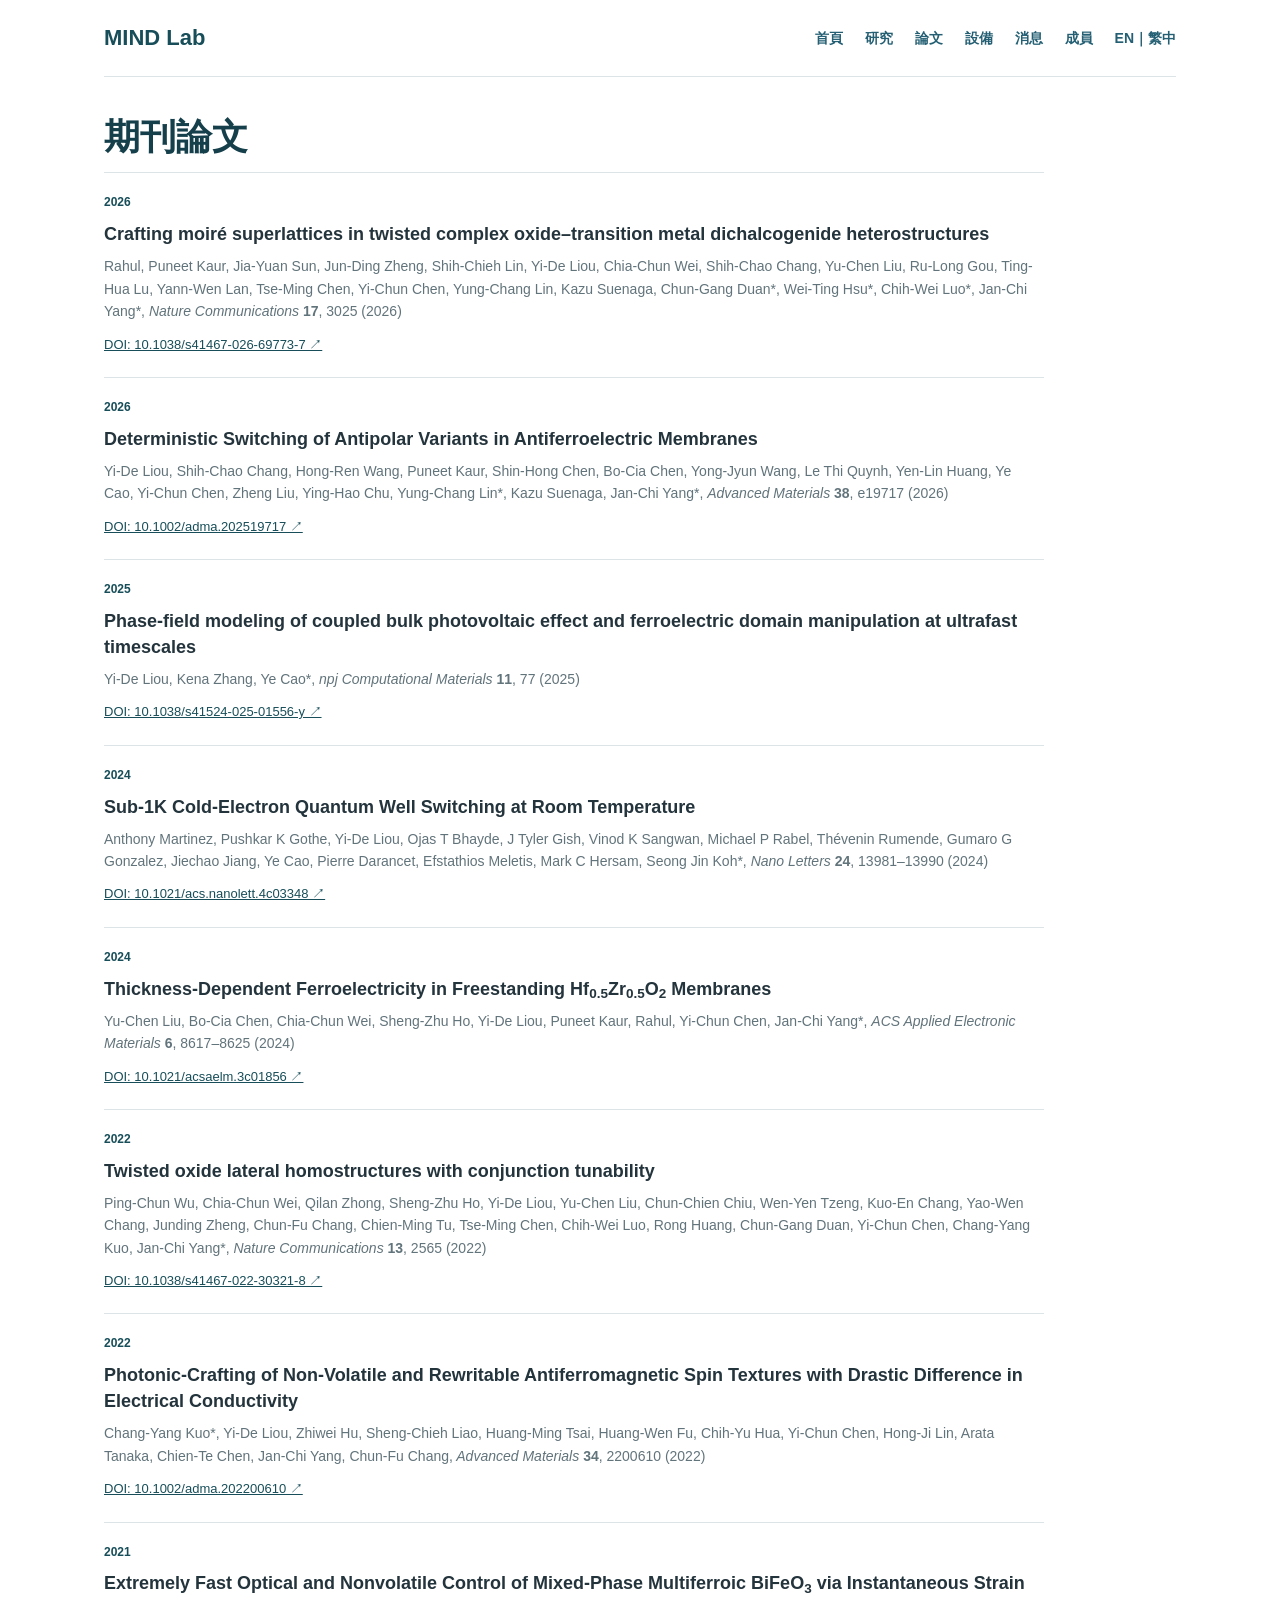
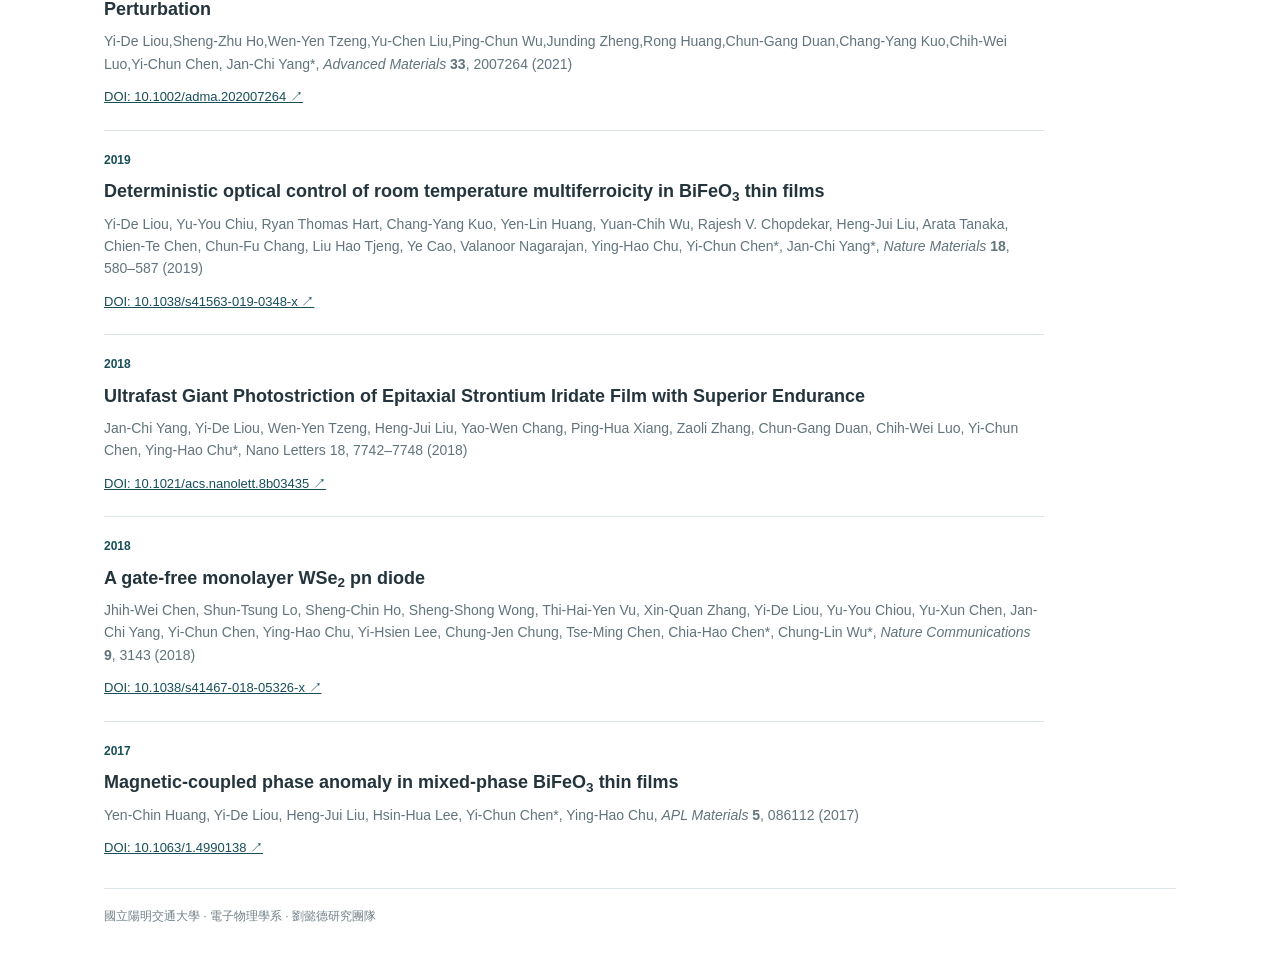
<file: zh/publications/index.html>
<!DOCTYPE html><html lang="zh-TW" data-ws-project="c8e0a126-163a-4d22-aa11-d516b1c1ab9a" data-ws-version="651" data-ws-last-published="2026-11-17T12:24:18.600Z"><head><link rel="stylesheet" type="text/css" href="/assets/static/app_generated_index-6937cd5a.Dw6pdKZA.css"><meta charSet="UTF-8"/><meta name="viewport" content="width=device-width,initial-scale=1"/><meta property="og:url" content="https://yideliou-collab.github.io/zh/publications/"/><meta property="og:title" content="論文｜MIND Lab"/><meta property="og:type" content="website"/><meta name="robots" content="noindex, nofollow"/><meta property="twitter:card" content="summary_large_image"/><title>論文｜MIND Lab</title></head><body class="w-element c1nkpzbt c15g4lht c10k6m9l c1oz6toz cfqyz3f ck6hsc4 c1c2vlss c1obfwar cjo61un cyhn743 c1w4n21j c196nugc cgx13iu c1lqsfhd cqpq8ei crn6k3o"><div style="display:contents"><div style="display:contents"><div class="w-element c1b3g56h clz0l34 c1cd2ch2 cgoimf c1q8wq1k c1bqcqkq c182ulva cup9ccp cg2h93l crn6k3o c1tndjim c171qmim c1aihjsv"><a class="w-element c2y9dsc c1a9btox c3fdttl c1dq84f0 cuuvrox ciquy6s c10k6m9l c1gcxp9c c11da55r" href="/zh">MIND Lab</a><a class="w-element c1lwc55g c1m1s0nh c1dq84f0 cuuvrox ciquy6s cnhy4my c182ulva c15ikd85 cg2h93l c1gcxp9c c11da55r" href="/zh">首頁</a><a class="w-element c1lwc55g c1m1s0nh c1dq84f0 cuuvrox ciquy6s cnhy4my c182ulva c15ikd85 cg2h93l c1gcxp9c c11da55r" href="/zh/research">研究</a><a aria-current="page" class="w-element c1lwc55g c1m1s0nh c1dq84f0 cuuvrox ciquy6s cnhy4my c182ulva c15ikd85 cg2h93l c1gcxp9c c11da55r active" href="/zh/publications">論文</a><a class="w-element c1lwc55g c1m1s0nh c1dq84f0 cuuvrox ciquy6s cnhy4my c182ulva c15ikd85 cg2h93l c1gcxp9c c11da55r" href="/zh/methods">設備</a><a class="w-element c1lwc55g c1m1s0nh c1dq84f0 cuuvrox ciquy6s cnhy4my c182ulva c15ikd85 cg2h93l c1gcxp9c c11da55r" href="/zh/news">消息</a><a class="w-element c1lwc55g c1m1s0nh c1dq84f0 cuuvrox ciquy6s cnhy4my c182ulva c15ikd85 cg2h93l c1gcxp9c c11da55r" href="/zh/people">成員</a><a class="w-element c1lwc55g c1m1s0nh c1dq84f0 cuuvrox ciquy6s cnhy4my c182ulva c15ikd85 cg2h93l c1gcxp9c c11da55r c1hxsp0y" href="/">EN｜繁中</a></div></div></div><h1 class="w-element c8l51dr ck1wj3c c171qmim c1aimh8j c17stav c1cfbki4 crlc73f cf2qjc7">期刊論文</h1><div class="w-element c1bqcqkq c182ulva cup9ccp cg2h93l c116d105 cemyfeo"><p class="w-element c1k78frf c171qmim c3fdttl c15g4lht c17stav c1c30uv crlc73f">2026</p><h2 class="w-element c1mcrm6f c1ca0isj c15g4lht c17stav c1c30uv crlc73f c171qmim cqpq8ei">Crafting moiré superlattices in twisted complex oxide–transition metal dichalcogenide heterostructures</h2><p class="w-element c1tndjim c16irfr3 c1by56j3 c15g4lht c17stav c1c30uv crlc73f">Rahul, Puneet Kaur, Jia-Yuan Sun, Jun-Ding Zheng, Shih-Chieh Lin, Yi-De Liou, Chia-Chun Wei, Shih-Chao Chang, Yu-Chen Liu, Ru-Long Gou, Ting-Hua Lu, Yann-Wen Lan, Tse-Ming Chen, Yi-Chun Chen, Yung-Chang Lin, Kazu Suenaga, Chun-Gang Duan*, Wei-Ting Hsu*, Chih-Wei Luo*, Jan-Chi Yang*, <i class="w-element">Nature Communications</i> <b class="w-element">17</b>, 3025 (2026)</p><a href="https://doi.org/10.1038/s41467-026-69773-7" class="w-element c3fdttl ctflqms c1lwc55g cf7hb9n c1bebcon">DOI: 10.1038/s41467-026-69773-7 ↗</a></div><div class="w-element c1bqcqkq c182ulva cup9ccp cg2h93l c116d105 cemyfeo"><p class="w-element c1k78frf c171qmim c3fdttl c15g4lht c17stav c1c30uv crlc73f">2026</p><h2 class="w-element c1mcrm6f c1ca0isj c15g4lht c17stav c1c30uv crlc73f c171qmim cqpq8ei">Deterministic Switching of Antipolar Variants in Antiferroelectric Membranes</h2><p class="w-element c1tndjim c16irfr3 c1by56j3 c15g4lht c17stav c1c30uv crlc73f">Yi-De Liou, Shih-Chao Chang, Hong-Ren Wang, Puneet Kaur, Shin-Hong Chen, Bo-Cia Chen, Yong-Jyun Wang, Le Thi Quynh, Yen-Lin Huang, Ye Cao, Yi-Chun Chen, Zheng Liu, Ying-Hao Chu, Yung-Chang Lin*, Kazu Suenaga, Jan-Chi Yang*, <i class="w-element">Advanced Materials</i> <b class="w-element">38</b>, e19717 (2026)</p><a href="https://doi.org/10.1002/adma.202519717" class="w-element ctflqms c3fdttl c1lwc55g cf7hb9n c1bebcon">DOI: 10.1002/adma.202519717 ↗</a></div><div class="w-element c1bqcqkq c182ulva cup9ccp cg2h93l c116d105 cemyfeo"><p class="w-element c1k78frf c171qmim c3fdttl c15g4lht c17stav c1c30uv crlc73f">2025</p><h2 class="w-element c1mcrm6f c1ca0isj c15g4lht c17stav c1c30uv crlc73f c171qmim cqpq8ei">Phase-field modeling of coupled bulk photovoltaic effect and ferroelectric domain manipulation at ultrafast timescales</h2><p class="w-element c1tndjim c16irfr3 c1by56j3 c15g4lht c17stav c1c30uv crlc73f">Yi-De Liou, Kena Zhang, Ye Cao*, <i class="w-element">npj Computational Materials</i> <b class="w-element">11</b>, 77 (2025)</p><a href="https://doi.org/10.1038/s41524-025-01556-y" class="w-element ctflqms c3fdttl c1lwc55g cf7hb9n c1bebcon">DOI: 10.1038/s41524-025-01556-y ↗</a></div><div class="w-element c1bqcqkq c182ulva cup9ccp cg2h93l c116d105 cemyfeo"><p class="w-element c1k78frf c171qmim c3fdttl c15g4lht c17stav c1c30uv crlc73f">2024</p><h2 class="w-element c1mcrm6f c1ca0isj c15g4lht c17stav c1c30uv crlc73f c171qmim cqpq8ei">Sub-1K Cold-Electron Quantum Well Switching at Room Temperature</h2><p class="w-element c1tndjim c16irfr3 c1by56j3 c15g4lht c17stav c1c30uv crlc73f">Anthony Martinez, Pushkar K Gothe, Yi-De Liou, Ojas T Bhayde, J Tyler Gish, Vinod K Sangwan, Michael P Rabel, Thévenin Rumende, Gumaro G Gonzalez, Jiechao Jiang, Ye Cao, Pierre Darancet, Efstathios Meletis, Mark C Hersam, Seong Jin Koh*, <i class="w-element">Nano Letters</i> <b class="w-element">24</b>, 13981–13990 (2024)</p><a href="https://doi.org/10.1021/acs.nanolett.4c03348" class="w-element ctflqms c3fdttl c1lwc55g cf7hb9n c1bebcon">DOI: 10.1021/acs.nanolett.4c03348 ↗</a></div><div class="w-element c1bqcqkq c182ulva cup9ccp cg2h93l c116d105 cemyfeo"><p class="w-element c1k78frf c171qmim c3fdttl c15g4lht c17stav c1c30uv crlc73f">2024</p><h2 class="w-element c1mcrm6f c1ca0isj c15g4lht c17stav c1c30uv crlc73f c171qmim cqpq8ei">Thickness-Dependent Ferroelectricity in Freestanding Hf<sub class="w-element">0.5</sub>Zr<sub class="w-element">0.5</sub>O<sub class="w-element">2</sub> Membranes</h2><p class="w-element c1tndjim c16irfr3 c1by56j3 c15g4lht c17stav c1c30uv crlc73f">Yu-Chen Liu, Bo-Cia Chen, Chia-Chun Wei, Sheng-Zhu Ho, Yi-De Liou, Puneet Kaur, Rahul, Yi-Chun Chen, Jan-Chi Yang*, <i class="w-element">ACS Applied Electronic Materials</i> <b class="w-element">6</b>, 8617–8625 (2024)</p><a href="https://doi.org/10.1021/acsaelm.3c01856" class="w-element ctflqms c3fdttl c1lwc55g cf7hb9n c1bebcon">DOI: 10.1021/acsaelm.3c01856 ↗</a></div><div class="w-element c1bqcqkq c182ulva cup9ccp cg2h93l c116d105 cemyfeo"><p class="w-element c1k78frf c171qmim c3fdttl c15g4lht c17stav c1c30uv crlc73f">2022</p><h2 class="w-element c1mcrm6f c1ca0isj c15g4lht c17stav c1c30uv crlc73f c171qmim cqpq8ei">Twisted oxide lateral homostructures with conjunction tunability</h2><p class="w-element c1tndjim c16irfr3 c1by56j3 c15g4lht c17stav c1c30uv crlc73f">Ping-Chun Wu, Chia-Chun Wei, Qilan Zhong, Sheng-Zhu Ho, Yi-De Liou, Yu-Chen Liu, Chun-Chien Chiu, Wen-Yen Tzeng, Kuo-En Chang, Yao-Wen Chang, Junding Zheng, Chun-Fu Chang, Chien-Ming Tu, Tse-Ming Chen, Chih-Wei Luo, Rong Huang, Chun-Gang Duan, Yi-Chun Chen, Chang-Yang Kuo, Jan-Chi Yang*, <i class="w-element">Nature Communications</i> <b class="w-element">13</b>, 2565 (2022)</p><a href="https://doi.org/10.1038/s41467-022-30321-8" class="w-element ctflqms c3fdttl c1lwc55g cf7hb9n c1bebcon">DOI: 10.1038/s41467-022-30321-8 ↗</a></div><div class="w-element c1bqcqkq c182ulva cup9ccp cg2h93l c116d105 cemyfeo"><p class="w-element c1k78frf c171qmim c3fdttl c15g4lht c17stav c1c30uv crlc73f">2022</p><h2 class="w-element c1mcrm6f c1ca0isj c15g4lht c17stav c1c30uv crlc73f c171qmim cqpq8ei">Photonic-Crafting of Non-Volatile and Rewritable Antiferromagnetic Spin Textures with Drastic Difference in Electrical Conductivity</h2><p class="w-element c1tndjim c16irfr3 c1by56j3 c15g4lht c17stav c1c30uv crlc73f">Chang-Yang Kuo*, Yi-De Liou, Zhiwei Hu, Sheng-Chieh Liao, Huang-Ming Tsai, Huang-Wen Fu, Chih-Yu Hua, Yi-Chun Chen, Hong-Ji Lin, Arata Tanaka, Chien-Te Chen, Jan-Chi Yang, Chun-Fu Chang,<i class="w-element"> Advanced Materials</i> <b class="w-element">34</b>, 2200610 (2022)</p><a href="https://doi.org/10.1002/adma.202200610" class="w-element ctflqms c3fdttl c1lwc55g cf7hb9n c1bebcon">DOI: 10.1002/adma.202200610 ↗</a></div><div class="w-element c1bqcqkq c182ulva cup9ccp cg2h93l c116d105 cemyfeo"><p class="w-element c1k78frf c171qmim c3fdttl c15g4lht c17stav c1c30uv crlc73f">2021</p><h2 class="w-element c1mcrm6f c1ca0isj c15g4lht c17stav c1c30uv crlc73f c171qmim cqpq8ei">Extremely Fast Optical and Nonvolatile Control of Mixed-Phase Multiferroic BiFeO<sub class="w-element">3</sub> via Instantaneous Strain Perturbation</h2><p class="w-element c1tndjim c16irfr3 c1by56j3 c15g4lht c17stav c1c30uv crlc73f">Yi-De Liou,Sheng-Zhu Ho,Wen-Yen Tzeng,Yu-Chen Liu,Ping-Chun Wu,Junding Zheng,Rong Huang,Chun-Gang Duan,Chang-Yang Kuo,Chih-Wei Luo,Yi-Chun Chen, Jan-Chi Yang*, <i class="w-element">Advanced Materials</i> <b class="w-element">33</b>, 2007264 (2021)</p><a href="https://doi.org/10.1002/adma.202007264" class="w-element ctflqms c3fdttl c1lwc55g cf7hb9n c1bebcon">DOI: 10.1002/adma.202007264 ↗</a></div><div class="w-element c1bqcqkq c182ulva cup9ccp cg2h93l c116d105 cemyfeo"><p class="w-element c1k78frf c171qmim c3fdttl c15g4lht c17stav c1c30uv crlc73f">2019</p><h2 class="w-element c1mcrm6f c1ca0isj c15g4lht c17stav c1c30uv crlc73f c171qmim cqpq8ei">Deterministic optical control of room temperature multiferroicity in BiFeO<sub class="w-element">3</sub> thin films</h2><p class="w-element c1tndjim c16irfr3 c1by56j3 c15g4lht c17stav c1c30uv crlc73f">Yi-De Liou, Yu-You Chiu, Ryan Thomas Hart, Chang-Yang Kuo, Yen-Lin Huang, Yuan-Chih Wu, Rajesh V. Chopdekar, Heng-Jui Liu, Arata Tanaka, Chien-Te Chen, Chun-Fu Chang, Liu Hao Tjeng, Ye Cao, Valanoor Nagarajan, Ying-Hao Chu, Yi-Chun Chen*, Jan-Chi Yang*, <i class="w-element">Nature Materials</i> <b class="w-element">18</b>, 580–587 (2019)</p><a href="https://doi.org/10.1038/s41563-019-0348-x" class="w-element ctflqms c3fdttl c1lwc55g cf7hb9n c1bebcon">DOI: 10.1038/s41563-019-0348-x ↗</a></div><div class="w-element c1bqcqkq c182ulva cup9ccp cg2h93l c116d105 cemyfeo"><p class="w-element c1k78frf c171qmim c3fdttl c15g4lht c17stav c1c30uv crlc73f">2018</p><h2 class="w-element c1mcrm6f c1ca0isj c15g4lht c17stav c1c30uv crlc73f c171qmim cqpq8ei">Ultrafast Giant Photostriction of Epitaxial Strontium Iridate Film with Superior Endurance</h2><p class="w-element c1tndjim c16irfr3 c1by56j3 c15g4lht c17stav c1c30uv crlc73f">Jan-Chi Yang, Yi-De Liou, Wen-Yen Tzeng, Heng-Jui Liu, Yao-Wen Chang, Ping-Hua Xiang, Zaoli Zhang, Chun-Gang Duan, Chih-Wei Luo, Yi-Chun Chen, Ying-Hao Chu*, Nano Letters 18, 7742–7748 (2018)</p><a href="https://doi.org/10.1021/acs.nanolett.8b03435" class="w-element ctflqms c3fdttl c1lwc55g cf7hb9n c1bebcon">DOI: 10.1021/acs.nanolett.8b03435 ↗</a></div><div class="w-element c1bqcqkq c182ulva cup9ccp cg2h93l c116d105 cemyfeo"><p class="w-element c1k78frf c171qmim c3fdttl c15g4lht c17stav c1c30uv crlc73f">2018</p><h2 class="w-element c1mcrm6f c1ca0isj c15g4lht c17stav c1c30uv crlc73f c171qmim cqpq8ei">A gate-free monolayer WSe<sub class="w-element">2</sub> pn diode</h2><p class="w-element c1tndjim c16irfr3 c1by56j3 c15g4lht c17stav c1c30uv crlc73f">Jhih-Wei Chen, Shun-Tsung Lo, Sheng-Chin Ho, Sheng-Shong Wong, Thi-Hai-Yen Vu, Xin-Quan Zhang, Yi-De Liou, Yu-You Chiou, Yu-Xun Chen, Jan-Chi Yang, Yi-Chun Chen, Ying-Hao Chu, Yi-Hsien Lee, Chung-Jen Chung, Tse-Ming Chen, Chia-Hao Chen*, Chung-Lin Wu*, <i class="w-element">Nature Communications</i> <b class="w-element">9</b>, 3143 (2018)</p><a href="https://doi.org/10.1038/s41467-018-05326-x" class="w-element ctflqms c3fdttl c1lwc55g cf7hb9n c1bebcon">DOI: 10.1038/s41467-018-05326-x ↗</a></div><div class="w-element c1bqcqkq c182ulva cup9ccp cg2h93l c116d105 cemyfeo"><p class="w-element c1k78frf c171qmim c3fdttl c15g4lht c17stav c1c30uv crlc73f">2017</p><h2 class="w-element c1mcrm6f c1ca0isj c15g4lht c17stav c1c30uv crlc73f c171qmim cqpq8ei">Magnetic-coupled phase anomaly in mixed-phase BiFeO<sub class="w-element">3</sub> thin films</h2><p class="w-element c1tndjim c16irfr3 c1by56j3 c15g4lht c17stav c1c30uv crlc73f">Yen-Chin Huang, Yi-De Liou, Heng-Jui Liu, Hsin-Hua Lee, Yi-Chun Chen*, Ying-Hao Chu, <i class="w-element">APL Materials</i> <b class="w-element">5</b>, 086112 (2017)</p><a href="https://doi.org/10.1063/1.4990138" class="w-element ctflqms c3fdttl c1lwc55g cf7hb9n c1bebcon">DOI: 10.1063/1.4990138 ↗</a></div><p class="w-element c1k78frf czhv403 c1dcjkx0 c1xdccz4 c182ulva cf6fbeh cg2h93l c17stav c1oz6toz crlc73f cemyfeo">國立陽明交通大學 · 電子物理學系 · 劉懿德研究團隊</p><script id="vike_pageContext" type="application/json">{"pageId":"\/pages\/zh\/publications","routeParams":{},"data":{"url":"https:\/\/url\/zh\/publications","system":{"params":{},"search":{},"origin":"https:\/\/url","pathname":"\/zh\/publications"},"resources":{},"pageMeta":{"title":"論文｜MIND Lab","description":"","excludePageFromSearch":true,"language":"zh-TW","socialImageAssetName":"!undefined","socialImageUrl":"","status":"!undefined","redirect":"","content":"","custom":[]}}}</script><script id="vike_globalContext" type="application/json">{}</script><script src="/assets/entries/entry-server-routing.CaqgKOhI.js" type="module" async></script><link rel="modulepreload" href="/assets/entries/pages_zh_publications.heuaoO3o.js" as="script" type="text/javascript"><link rel="modulepreload" href="/assets/chunks/chunk-DzocO-KL.js" as="script" type="text/javascript"></body></html>
</file>
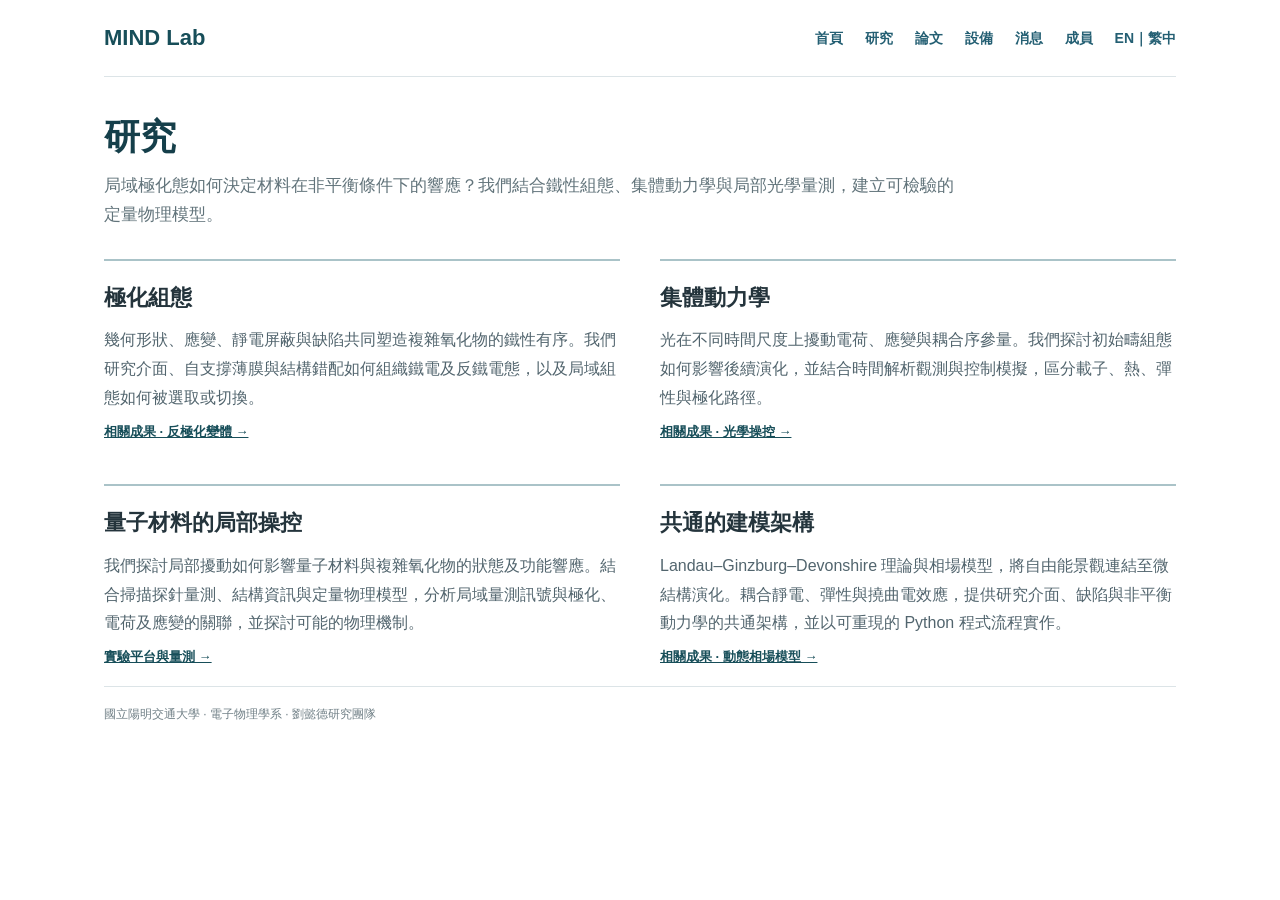
<file: zh/research/index.html>
<!DOCTYPE html><html lang="zh-TW" data-ws-project="c8e0a126-163a-4d22-aa11-d516b1c1ab9a" data-ws-version="651" data-ws-last-published="2026-11-17T12:24:18.600Z"><head><link rel="stylesheet" type="text/css" href="/assets/static/app_generated_index-6937cd5a.Dw6pdKZA.css"><meta charSet="UTF-8"/><meta name="viewport" content="width=device-width,initial-scale=1"/><meta property="og:url" content="https://yideliou-collab.github.io/zh/research/"/><meta property="og:title" content="研究｜MIND Lab"/><meta property="og:type" content="website"/><meta name="robots" content="noindex, nofollow"/><meta property="twitter:card" content="summary_large_image"/><title>研究｜MIND Lab</title></head><body class="w-element c1nkpzbt c15g4lht c10k6m9l c1oz6toz cfqyz3f ck6hsc4 c1c2vlss c1obfwar cjo61un cyhn743 c1w4n21j c196nugc cgx13iu c1lqsfhd cqpq8ei crn6k3o"><div style="display:contents"><div style="display:contents"><div class="w-element c1b3g56h clz0l34 c1cd2ch2 cgoimf c1q8wq1k c1bqcqkq c182ulva cup9ccp cg2h93l crn6k3o c1tndjim c171qmim c1aihjsv"><a class="w-element c2y9dsc c1a9btox c3fdttl c1dq84f0 cuuvrox ciquy6s c10k6m9l c1gcxp9c c11da55r" href="/zh">MIND Lab</a><a class="w-element c1lwc55g c1m1s0nh c1dq84f0 cuuvrox ciquy6s cnhy4my c182ulva c15ikd85 cg2h93l c1gcxp9c c11da55r" href="/zh">首頁</a><a aria-current="page" class="w-element c1lwc55g c1m1s0nh c1dq84f0 cuuvrox ciquy6s cnhy4my c182ulva c15ikd85 cg2h93l c1gcxp9c c11da55r active" href="/zh/research">研究</a><a class="w-element c1lwc55g c1m1s0nh c1dq84f0 cuuvrox ciquy6s cnhy4my c182ulva c15ikd85 cg2h93l c1gcxp9c c11da55r" href="/zh/publications">論文</a><a class="w-element c1lwc55g c1m1s0nh c1dq84f0 cuuvrox ciquy6s cnhy4my c182ulva c15ikd85 cg2h93l c1gcxp9c c11da55r" href="/zh/methods">設備</a><a class="w-element c1lwc55g c1m1s0nh c1dq84f0 cuuvrox ciquy6s cnhy4my c182ulva c15ikd85 cg2h93l c1gcxp9c c11da55r" href="/zh/news">消息</a><a class="w-element c1lwc55g c1m1s0nh c1dq84f0 cuuvrox ciquy6s cnhy4my c182ulva c15ikd85 cg2h93l c1gcxp9c c11da55r" href="/zh/people">成員</a><a class="w-element c1lwc55g c1m1s0nh c1dq84f0 cuuvrox ciquy6s cnhy4my c182ulva c15ikd85 cg2h93l c1gcxp9c c11da55r c1hxsp0y" href="/">EN｜繁中</a></div></div></div><h1 class="w-element c8l51dr ck1wj3c c171qmim c1aimh8j c17stav c1cfbki4 crlc73f cf2qjc7">研究</h1><p class="w-element c1f06dus c1lqsfhd c1lhfa66 c1by56j3 c15g4lht c17stav c4yxlfa crlc73f">局域極化態如何決定材料在非平衡條件下的響應？我們結合鐵性組態、集體動力學與局部光學量測，建立可檢驗的定量物理模型。</p><div class="w-element ccfk0sf cxyyk9l c1vyw9rf c140o0jw"><div class="w-element c1r45bp c182ulva c138egss cg2h93l c10bke2q c6v7inb"><h2 class="w-element c2y9dsc cnlyjlv c171qmim c15g4lht c17stav c1cfbki4 crlc73f">極化組態</h2><p class="w-element cgx13iu c14s01i6 c1gnd6j4 c1bebcon">幾何形狀、應變、靜電屏蔽與缺陷共同塑造複雜氧化物的鐵性有序。我們研究介面、自支撐薄膜與結構錯配如何組織鐵電及反鐵電態，以及局域組態如何被選取或切換。</p><a href="https://doi.org/10.1002/adma.202519717" class="w-element c1lwc55g c3fdttl ctflqms c171qmim c1xdccz4">相關成果 · 反極化變體 →</a></div><div class="w-element c1r45bp c182ulva c138egss cg2h93l c10bke2q c6v7inb"><h2 class="w-element c2y9dsc cnlyjlv c171qmim c15g4lht c17stav c1cfbki4 crlc73f">集體動力學</h2><p class="w-element cgx13iu c14s01i6 c1gnd6j4 c1bebcon">光在不同時間尺度上擾動電荷、應變與耦合序參量。我們探討初始疇組態如何影響後續演化，並結合時間解析觀測與控制模擬，區分載子、熱、彈性與極化路徑。</p><a href="https://doi.org/10.1038/s41563-019-0348-x" class="w-element c1lwc55g c3fdttl ctflqms c171qmim c1xdccz4">相關成果 · 光學操控 →</a></div><div class="w-element c1r45bp c182ulva c138egss cg2h93l c10bke2q c6v7inb"><h2 class="w-element c2y9dsc cnlyjlv c171qmim c15g4lht c17stav c1cfbki4 crlc73f">量子材料的局部操控</h2><p class="w-element cgx13iu c14s01i6 c1gnd6j4 c1bebcon">我們探討局部擾動如何影響量子材料與複雜氧化物的狀態及功能響應。結合掃描探針量測、結構資訊與定量物理模型，分析局域量測訊號與極化、電荷及應變的關聯，並探討可能的物理機制。</p><a class="w-element c1lwc55g c3fdttl ctflqms c171qmim c1xdccz4" href="/zh/methods">實驗平台與量測 →</a></div><div class="w-element c1r45bp c182ulva c138egss cg2h93l c10bke2q c6v7inb"><h2 class="w-element c2y9dsc cnlyjlv c171qmim c15g4lht c17stav c1cfbki4 crlc73f">共通的建模架構</h2><p class="w-element cgx13iu c14s01i6 c1gnd6j4 c1bebcon">Landau–Ginzburg–Devonshire 理論與相場模型，將自由能景觀連結至微結構演化。耦合靜電、彈性與撓曲電效應，提供研究介面、缺陷與非平衡動力學的共通架構，並以可重現的 Python 程式流程實作。</p><a href="https://doi.org/10.1038/s41524-025-01556-y" class="w-element c1lwc55g c3fdttl ctflqms c171qmim c1xdccz4">相關成果 · 動態相場模型 →</a></div></div><p class="w-element c1k78frf czhv403 c1dcjkx0 c1xdccz4 c182ulva cf6fbeh cg2h93l c17stav c1oz6toz crlc73f cemyfeo">國立陽明交通大學 · 電子物理學系 · 劉懿德研究團隊</p><script id="vike_pageContext" type="application/json">{"pageId":"\/pages\/zh\/research","routeParams":{},"data":{"url":"https:\/\/url\/zh\/research","system":{"params":{},"search":{},"origin":"https:\/\/url","pathname":"\/zh\/research"},"resources":{},"pageMeta":{"title":"研究｜MIND Lab","description":"","excludePageFromSearch":true,"language":"zh-TW","socialImageAssetName":"!undefined","socialImageUrl":"","status":"!undefined","redirect":"","content":"","custom":[]}}}</script><script id="vike_globalContext" type="application/json">{}</script><script src="/assets/entries/entry-server-routing.CaqgKOhI.js" type="module" async></script><link rel="modulepreload" href="/assets/entries/pages_zh_research.DC1pYTgQ.js" as="script" type="text/javascript"><link rel="modulepreload" href="/assets/chunks/chunk-DzocO-KL.js" as="script" type="text/javascript"></body></html>
</file>
<file: assets/static/app_generated_index-6937cd5a.Dw6pdKZA.css>
@layer presets{:root{display:grid;min-height:100%;grid-template-rows:auto;grid-template-columns:1fr;font-family:Arial,Roboto,sans-serif;font-size:16px;line-height:1.2;white-space:pre-wrap;white-space-collapse:preserve}a.w-element{box-sizing:border-box}b.w-element{font-weight:700;box-sizing:border-box}body.w-element{box-sizing:border-box;-webkit-font-smoothing:antialiased;-moz-osx-font-smoothing:grayscale;margin:0}code.w-element{font-family:ui-monospace,SFMono-Regular,Consolas,Liberation Mono,Menlo,monospace;font-size:1em;box-sizing:border-box}div.w-element,h1.w-element,h2.w-element,h3.w-element,i.w-element,li.w-element{box-sizing:border-box}main.w-element{box-sizing:border-box}p.w-element{box-sizing:border-box}sub.w-element{font-size:75%;line-height:0;position:relative;vertical-align:baseline;box-sizing:border-box;bottom:-.25em}ul.w-element{box-sizing:border-box}img.w-image{box-sizing:border-box;max-width:100%;display:block;height:auto}div.w-html-embed{display:contents;white-space:normal;white-space-collapse:collapse}}@media all{.c1b3g56h{display:flex}.cz5fgge{flex-direction:column}.crn6k3o{background-color:#fff}.c1chq6pe{flex-grow:1}.ckasmgs{justify-content:center}.c1q8wq1k{align-items:center}.c1ebbbq0{position:relative}.c4jenos{text-align:center}.cgd4wx7{font-weight:900}.c1e9iw7h{font-size:8rem}.c4ie2rg{line-height:1}.cvqewhm{letter-spacing:-.05em}.c1dtobnm{position:absolute}.c1abe1pv{top:0}.c1mmzdjg{right:-.125rem}.c19of185{bottom:0}.c8h6wa6{left:.125rem}.ctgyuyn{opacity:.3}.c1mtcmx7{right:.125rem}.c1dpbxyy{left:-.125rem}.ctazhr0{top:50%}.c17i8y0e{left:0}.c1w4n21j{width:100%}.chcm5s4{height:.375rem}.c10w155g{margin-top:1.5rem}.c1a9btox{font-weight:700}.c1d61rgf{font-size:1.5rem}.c9ln9b9{line-height:2rem}.c11g321i{letter-spacing:.05em}.cled8t0{display:inline-flex}.c13knfzo{row-gap:6px}.c155r4cz{column-gap:6px}.c1y4w99h{position:fixed}.crt2wi0{z-index:1000}.c18kspnx{padding-top:6px}.c1f9o7da{padding-right:10px}.c1ah02o5{padding-bottom:6px}.c1brmvge{padding-left:10px}.cgxff2x{right:16px}.c1h91z69{bottom:16px}.c1aei35g{color:#fbfcfd}.cndfccv{font-family:system-ui,sans-serif}.c1k78frf{font-size:12px}.c1jjvycb{font-weight:500}.c1u52gof{border-top-left-radius:9px}.c15s9up5{border-top-right-radius:9px}.c13gpeix{border-bottom-right-radius:9px}.c1yet9xw{border-bottom-left-radius:9px}.c1dq84f0{text-decoration-line:none}.cdfgaxg{-webkit-background-clip:padding-box,border-box;background-clip:padding-box,border-box}.c12kqu9d{background-origin:padding-box,border-box}.cmmx7v{background-image:linear-gradient(135deg,#4a4efa,#bd2fdb 66%,#ec59ce),linear-gradient(135deg,#92fddc,#7d7ffb 31.94%,#ed72fe 64.24%,#fdd791)}.c1qdayjs{border:1px solid transparent}.c1gcxp9c{white-space:nowrap}.c16yrg8n{display:block}.cpmp6dk{width:16px}.c1u9f0hm{height:16px}.c13td7qo{flex-shrink:0}.c1lwc55g{display:inline-block}.c1m1s0nh{color:#245f73}.cuuvrox{text-decoration-style:solid}.ciquy6s{text-decoration-color:currentcolor}.cnhy4my{padding-top:4px}.c182ulva{padding-right:0}.c15ikd85{padding-bottom:4px}.cg2h93l{padding-left:0}.c11da55r{white-space:normal;white-space-collapse:collapse}.clz0l34{column-gap:22px}.c1cd2ch2{row-gap:12px}.cgoimf{flex-wrap:wrap}.c1bqcqkq{padding-top:20px}.cup9ccp{padding-bottom:20px}.c1tndjim{font-size:14px}.c171qmim{font-weight:600}.c1aihjsv{border-bottom:1px solid #dce4e7}:root{font-family:Arial,Roboto,sans-serif;color:#203038;background-color:#fff;line-height:1.5}.c1nkpzbt{max-width:1120px}.c15g4lht{margin-top:0}.c10k6m9l{margin-right:auto}.c1oz6toz{margin-bottom:0}.cfqyz3f{margin-left:auto}.ck6hsc4{padding-top:0}.c1c2vlss{padding-right:24px}.c1obfwar{padding-bottom:48px}.cjo61un{padding-left:24px}.cyhn743{min-height:100vh}.c196nugc{font-family:Arial,sans-serif}.cgx13iu{font-size:16px}.c1lqsfhd{line-height:1.65}.cqpq8ei{color:#24343c}.cygp4h6{height:260px}.c14wpqtv{border-top-left-radius:2px}.cx1bge7{border-top-right-radius:2px}.c1d4zmtr{border-bottom-right-radius:2px}.c1vr3lv9{border-bottom-left-radius:2px}.cohd42r{object-fit:cover}.c1mcrm6f{font-size:18px}.c1ca0isj{line-height:1.45}.c17stav{margin-right:0}.c1c30uv{margin-bottom:8px}.crlc73f{margin-left:0}.ccfk0sf{display:grid}.cxyjzew{row-gap:40px}.c140o0jw{column-gap:40px}.c1hz6cwe{padding-top:40px}.c14y6kv6{padding-bottom:28px}.cxyyk9l{grid-template-columns:repeat(auto-fit,minmax(min(100%,340px),1fr))}.ciuk7wl{flex-shrink:1}.c136p9fy{flex-basis:380px}.c10bke2q{min-width:0}.cqdtoa5{flex-basis:360px}.c1vw1f2t{background-color:#eef3f5}.c88ye82{border-top-left-radius:3px}.c105qrrp{border-top-right-radius:3px}.c192jqtf{border-bottom-right-radius:3px}.c11casgr{border-bottom-left-radius:3px}.c1ob56aw{padding:20px}.ctrb2hm{font-size:clamp(30px,4vw,44px)}.c198wycj{line-height:1.14}.c1axzou8{letter-spacing:-1px}.c173lvgs{margin-bottom:18px}.cf2qjc7{color:#153f4a}.c67db5f{line-height:1.5}.c1by56j3{color:#62747b}.c10i0qlu{margin-bottom:20px}.ctflqms{font-size:13px}.c1dcqrkq{letter-spacing:.7px}.c1the254{margin-bottom:10px}.c3fdttl{color:#174e59}.cyw41ru{line-height:1.7}.c1m7rufh{max-width:560px}.c1bebcon{margin:0}.c1n0oe5l{grid-template-columns:repeat(auto-fit,minmax(min(100%,230px),1fr))}.c1fqnp6q{row-gap:28px}.chrhvt9{column-gap:28px}.cktejt0{padding-top:16px}.cf6fbeh{padding-bottom:0}.c6v7inb{border-top:2px solid #aac3c8}.c1ozkyta{font-size:19px}.cnlyjlv{line-height:1.35}.c14z9gk9{margin-bottom:12px}.cbiqnaf{font-size:15px}.cknhcsj{line-height:1.75}.c1gnd6j4{color:#52656e}.c2y9dsc{font-size:22px}.c1mwk7k2{margin-top:14px}.czhv403{color:#718087}.c1dcjkx0{padding-top:18px}.c1xdccz4{margin-top:8px}.cemyfeo{border-top:1px solid #dce4e7}.c14cuqc4{margin-top:20px}.ce9veb4{margin-bottom:28px}.c1r45bp{padding-top:22px}.c138egss{padding-bottom:8px}.c1vyw9rf{row-gap:32px}.c8l51dr{font-size:36px}.ck1wj3c{line-height:1.2}.c1aimh8j{margin-top:38px}.c1cfbki4{margin-bottom:14px}.c1f06dus{font-size:17px}.c1lhfa66{max-width:850px}.c4yxlfa{margin-bottom:30px}.c14s01i6{line-height:1.8}.cnlg16i{padding-top:24px}.c10hhswe{padding-bottom:24px}.coyihl0{border-top:2px solid #276478}.c1mpshza{grid-template-columns:repeat(auto-fit,minmax(min(100%,260px),1fr))}.c1vhip6m{padding-bottom:30px}.cwvkmmb{border:0 none currentcolor}.c10jlqkv{padding-left:8px}.c1vv63bs{background-color:#eaf2f2}.c1ltn3pt{padding-right:8px}.c1sqnkcp{text-align:start}.c4qcjz3{color:#5b6041}.c18qu2l5{background-color:#f1f2e7}.c1bssztv{font-size:24px}.c1r1tsey{row-gap:44px}.c14kk6it{column-gap:44px}.c1d5p512{margin-top:24px}.ch1cm6e{padding-left:20px}.cdalmyr{padding-left:4px}.cpt0335{font-size:23px}.c116d105{max-width:940px}.cf7hb9n{overflow-wrap:anywhere}.cu4v9fd{grid-template-columns:repeat(auto-fit,minmax(min(100%,310px),1fr))}.c6g4bbc{margin-top:0}.cqff7me{grid-template-columns:1fr 1fr}.c1bx2yox{grid-template-rows:auto auto}.c1qnj6qf{grid-auto-columns:1fr}.c1h6t39p{margin-bottom:16px}.cebabxr{grid-column-start:span 2}.c3mouiw{grid-column-end:span 2}.c4d5vn4{margin-top:4px}.c1v0vbu2{margin-top:48px}.c1j2ltxy{font-size:11px}.c7o7jbq{letter-spacing:1px}.c149o4jw{padding-bottom:18px}.cyfhw5m{height:150px}.c5t5udt{font-size:20px}.cjyjcem{margin-top:6px}.cciw65o{object-fit:scale-down}.c1n7si5u{margin-top:22px}.cmk2tjm{margin-bottom:22px}.c16irfr3{line-height:1.6}.c1qjcgdg{align-items:flex-start}.c1ycu8mq{flex-grow:0}.cne50he{flex-basis:200px}.cq07wqq{max-width:100%}.ca8xe48{line-height:1.65px}.c1k8e926{width:200px}.cvjfcn{height:200px}.c13zh8w1{overflow-x:visible}.c1wx398r{overflow-y:visible}.c11pojxg{aspect-ratio:0}.c10jiy5w{flex-basis:400px}.c1dk34i0{padding-bottom:22px}.c1whzydb{background-color:#f3f7f7}.cfi6z0s{border-left:3px solid #aac3c8}.cpy0l1t{height:220px}.c1p5tzeg{margin-right:26px}.c1vhgnyi{float:left}.cvfic2b{object-position:center top}.cy9kvl4{height:360px}.ck3z9et{object-fit:contain}.c51lndp{display:flow-root}.c1xu5v3f{padding-left:216px}.c15me7n8{min-height:230px}.czv1mhw{border-bottom:1px solid #d8e2e4}.c1yhvdss{float:none}.c1ahotpx{max-width:none}.cv6wise{object-position:center 18%}.cehlcyi{top:20px}}@media all and (max-width:991px){.cdrhhgm{display:block}.c19781wl{margin-top:32px}}@media all and (max-width:767px){.cyz7kjk{flex-basis:100%}.cm10ws7{width:100%}.cc8nrxe{height:auto}.c1yf77sk{max-width:520px}.cfmurry{min-height:0px}.c1qw928r{padding-left:0}.csip0rq{width:260px}.c199i2o6{height:286px}.c9edcmz{position:static}.c12gglrv{margin-bottom:18px}.c1szgyrs{max-width:100%}.ca37whd{margin-left:auto}.c1nrqujn{margin-top:32px}}@media all and (max-width:479px){.c1fajaii{font-size:20px}.c1nsxupa{float:none}.cd8ggmv{margin-right:0}.chcce6p{margin-bottom:18px}.c17mn8oe{height:auto}.cx9g1vb{padding-left:0}.c1xqinza{min-height:0}.cxbkdfj{position:static}.c3wiw2x{display:block}.c180zgpg{max-width:100%}.c1hxsp0y{margin-left:auto}}
</file>
